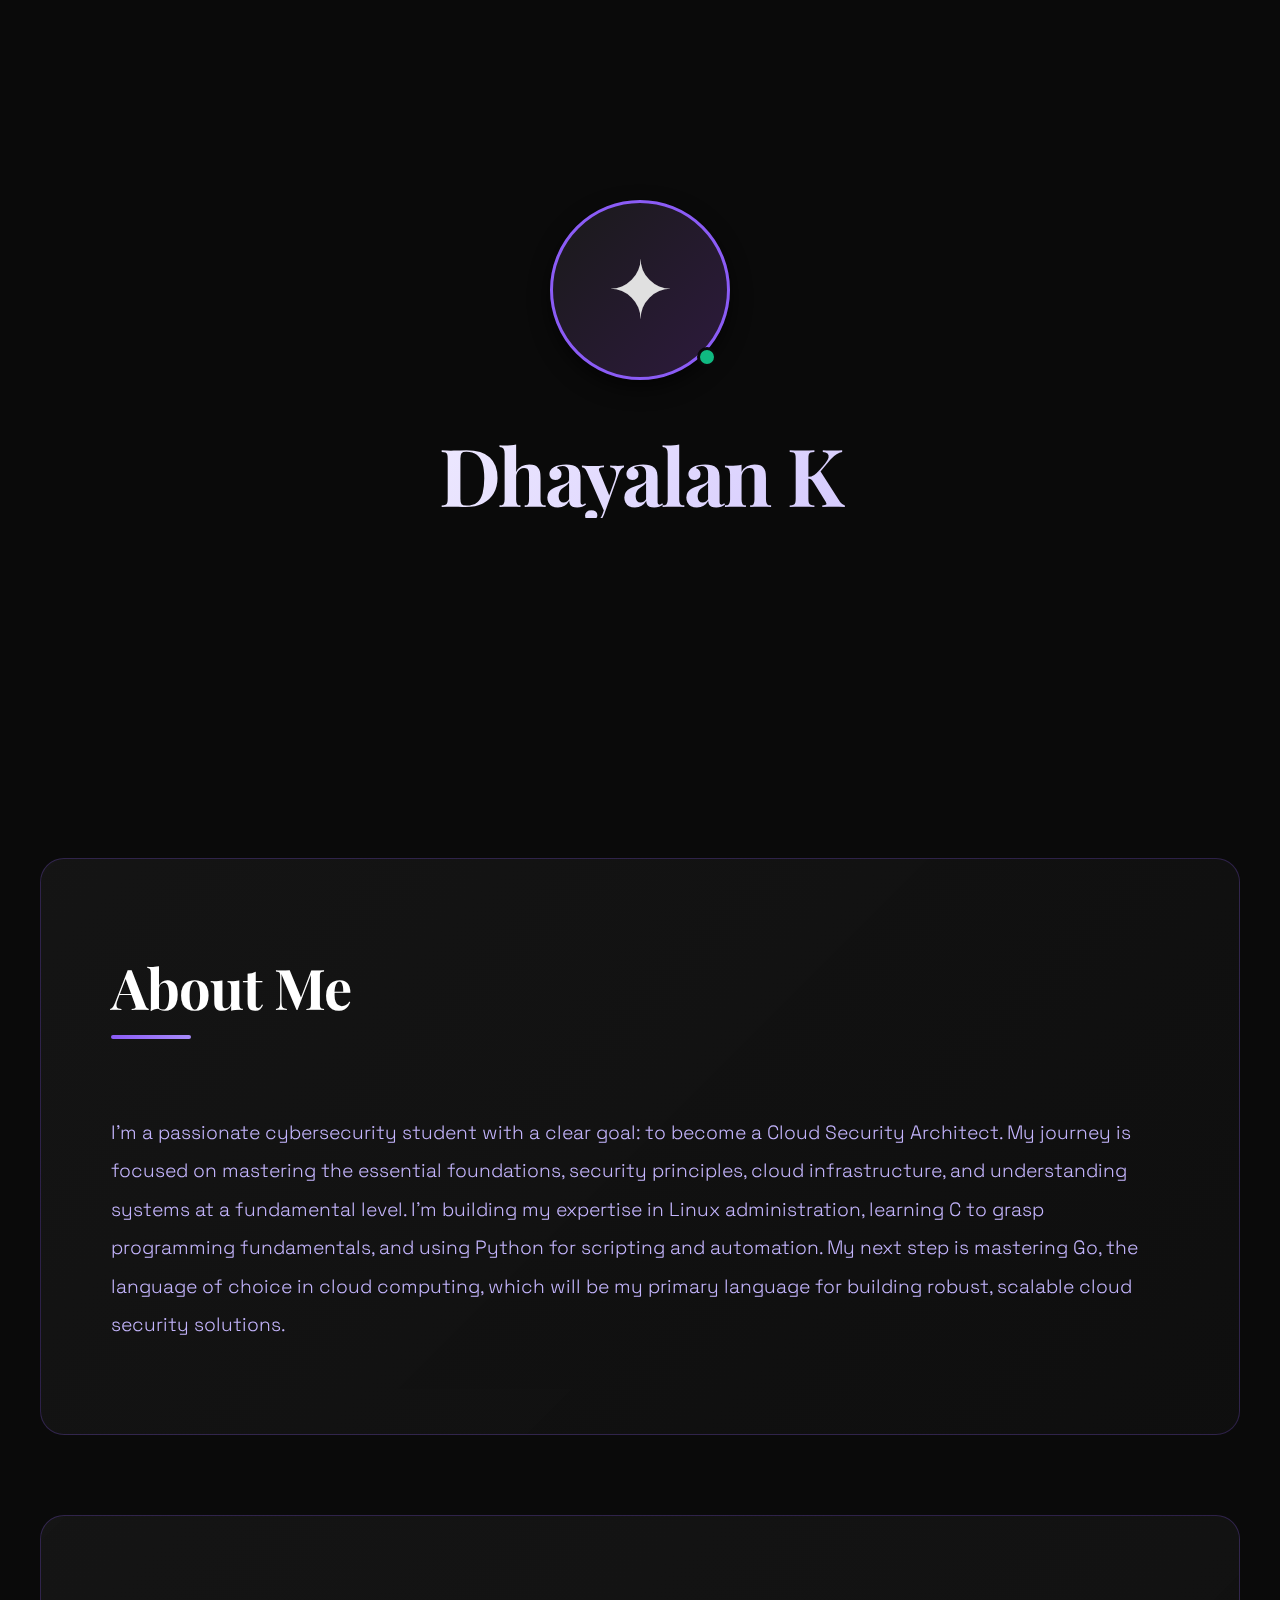
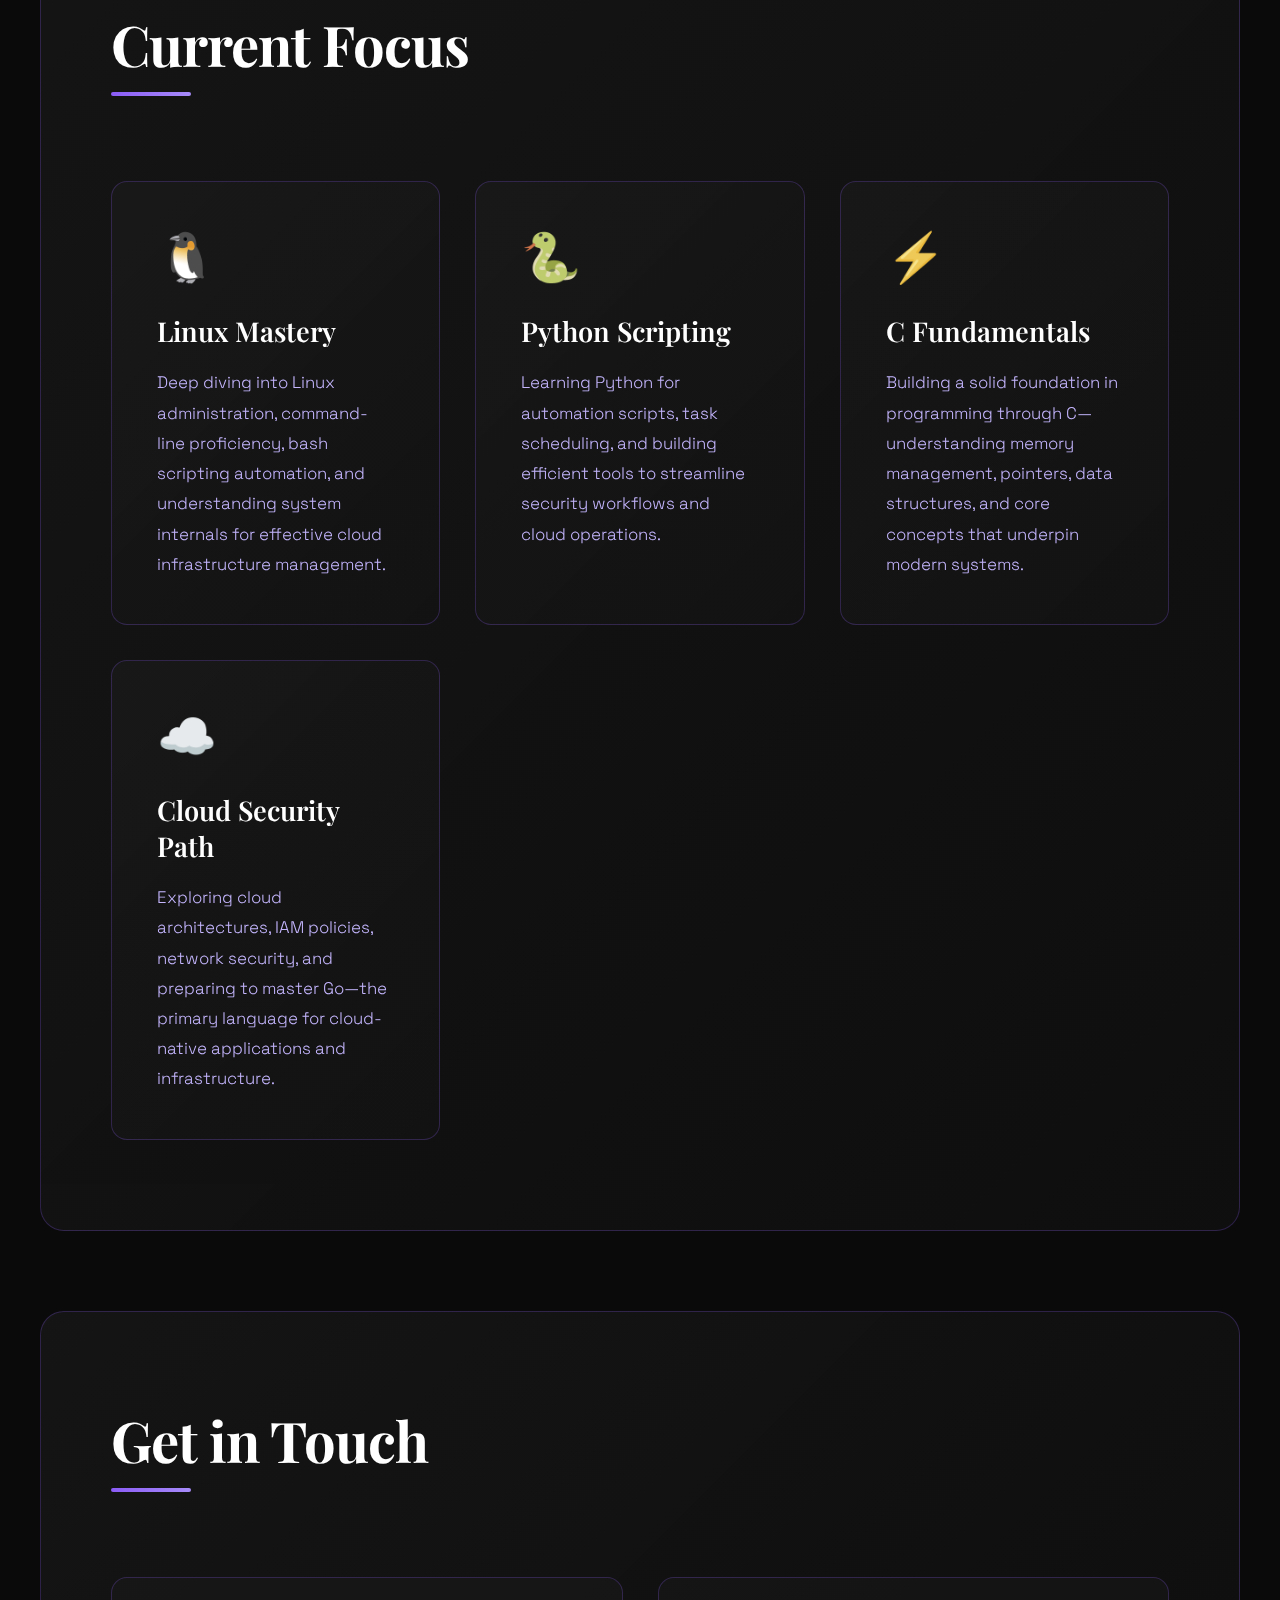
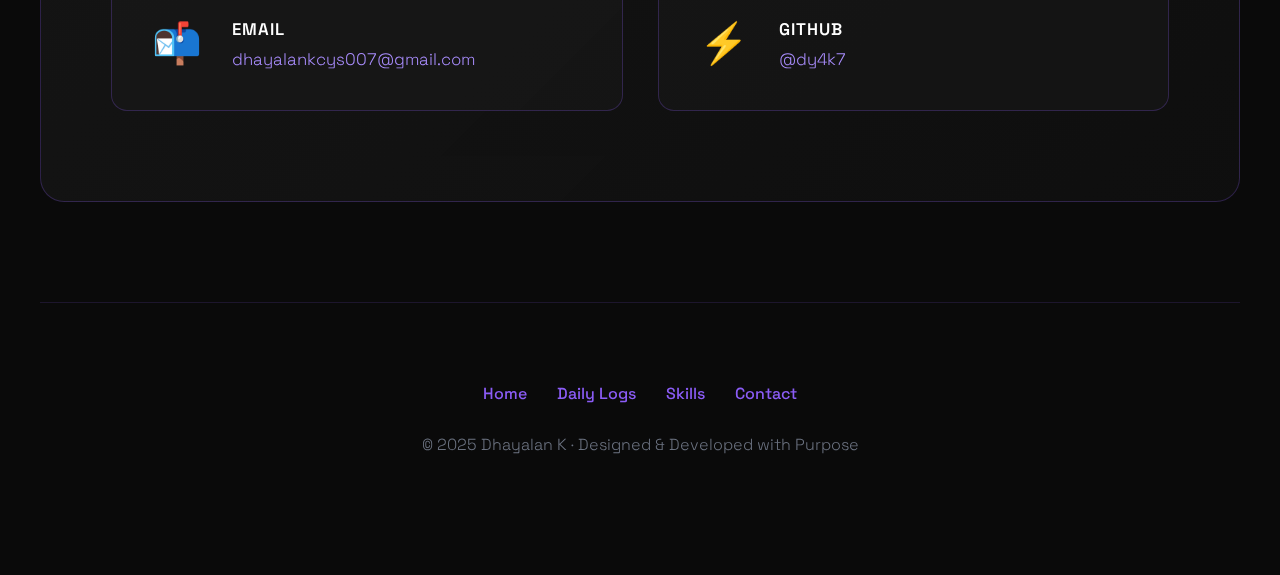
<file: blog-v0.3.7/index.html>
<!DOCTYPE html>
<html lang="en">
<head>
    <meta charset="UTF-8">
    <meta name="viewport" content="width=device-width, initial-scale=1.0">
    <title>Dhayalan K - Cloud Security Architect</title>
    <link rel="stylesheet" href="style.css">
    <style>
        /* Home page specific styles */
        header {
            text-align: center;
            padding: 160px 20px 100px;
            animation: fadeInDown 1s ease-out;
            position: relative;
        }

        .profile-section {
            position: relative;
            display: inline-block;
            margin-bottom: 50px;
        }

        .profile-img {
            width: 180px;
            height: 180px;
            border-radius: 50%;
            background: linear-gradient(135deg, #1a1a1a 0%, #2d1a3d 100%);
            margin: 0 auto;
            display: flex;
            align-items: center;
            justify-content: center;
            font-size: 80px;
            border: 3px solid #8b5cf6;
            /* reduce bright glow to a subtle neutral shadow */
            box-shadow: 0 8px 20px rgba(0, 0, 0, 0.6);
            transition: all 0.5s cubic-bezier(0.4, 0, 0.2, 1);
            position: relative;
            animation: pulse 3s ease-in-out infinite;
        }

        @keyframes pulse {
            /* keep a subtle gentle movement but remove the colored glow */
            0%, 100% { transform: translateY(0) scale(1); }
            50% { transform: translateY(-2px) scale(1.01); }
        }

        /* removed colorful profile border to eliminate bright gradient glow */

        .profile-img:hover {
            transform: translateY(-10px) scale(1.05);
            animation: none;
        }

        .status-badge {
            position: absolute;
            bottom: 10px;
            right: 10px;
            background: #10b981;
            width: 20px;
            height: 20px;
            border-radius: 50%;
            border: 3px solid #0a0a0a;
            animation: statusPulse 2s ease-in-out infinite;
        }

        @keyframes statusPulse {
            0%, 100% { box-shadow: 0 0 0 0 rgba(16, 185, 129, 0.7); }
            50% { box-shadow: 0 0 0 10px rgba(16, 185, 129, 0); }
        }

        h1 {
            font-family: 'Playfair Display', serif;
            color: #ffffff;
            font-size: 5em;
            margin-bottom: 20px;
            font-weight: 700;
            letter-spacing: -2px;
            line-height: 1.1;
            background: linear-gradient(135deg, #fff, #c4b5fd);
            -webkit-background-clip: text;
            -webkit-text-fill-color: transparent;
            background-clip: text;
        }

        .tagline {
            font-size: 1.4em;
            margin-bottom: 50px;
            color: #a78bfa;
            font-weight: 300;
            letter-spacing: 1px;
            opacity: 0;
            animation: fadeIn 1s ease-out 0.5s forwards;
        }

        @keyframes fadeIn {
            to { opacity: 1; }
        }

        .cta-buttons {
            display: flex;
            gap: 20px;
            justify-content: center;
            flex-wrap: wrap;
            opacity: 0;
            animation: fadeIn 1s ease-out 0.8s forwards;
        }

        /* scroll indicator removed to simplify UI */

        /* scroll indicator styles removed */

        .skills-grid {
            display: grid;
            grid-template-columns: repeat(auto-fit, minmax(300px, 1fr));
            gap: 35px;
            margin-top: 60px;
        }

        .skill-card {
            padding: 45px;
            background: linear-gradient(135deg, rgba(30, 30, 30, 0.5) 0%, rgba(20, 20, 20, 0.7) 100%);
            border: 1px solid rgba(139, 92, 246, 0.25);
            border-radius: 16px;
            transition: all 0.4s cubic-bezier(0.4, 0, 0.2, 1);
            cursor: pointer;
            position: relative;
            overflow: hidden;
        }

        .skill-card::before {
            content: '';
            position: absolute;
            top: 0;
            left: 0;
            width: 100%;
            height: 100%;
            background: linear-gradient(135deg, rgba(139, 92, 246, 0.08), transparent);
            opacity: 0;
            transition: opacity 0.4s ease;
            z-index: 0;
        }

        .skill-card::after {
            content: '';
            position: absolute;
            top: -2px;
            left: -2px;
            right: -2px;
            bottom: -2px;
            background: linear-gradient(135deg, #8b5cf6, #a78bfa);
            border-radius: 16px;
            opacity: 0;
            z-index: -1;
            transition: opacity 0.4s ease;
        }

        .skill-card:hover {
            transform: translateY(-12px);
            /* make hover shadow neutral and subtle */
            box-shadow: 0 12px 28px rgba(0, 0, 0, 0.25);
        }

        .skill-card:hover::before {
            opacity: 1;
        }

        .skill-card:hover::after {
            opacity: 1;
        }

        .skill-card > * {
            position: relative;
            z-index: 1;
        }

        .skill-icon {
            font-size: 3em;
            margin-bottom: 25px;
            display: block;
            filter: grayscale(0.3);
            transition: all 0.4s ease;
        }

        .skill-card:hover .skill-icon {
            filter: grayscale(0);
            transform: scale(1.1) rotate(5deg);
        }

        .skill-card h3 {
            font-family: 'Playfair Display', serif;
            color: #ffffff;
            margin-bottom: 18px;
            font-size: 1.7em;
            font-weight: 600;
        }

        .skill-card p {
            color: #c4b5fd;
            line-height: 1.8;
            font-size: 1.05em;
            margin-top: 0;
            font-weight: 300;
        }

        .contact-info {
            display: grid;
            grid-template-columns: repeat(auto-fit, minmax(320px, 1fr));
            gap: 35px;
            margin-top: 60px;
        }

        .contact-item {
            display: flex;
            align-items: center;
            gap: 30px;
            padding: 40px;
            background: rgba(26, 26, 26, 0.5);
            border: 1px solid rgba(139, 92, 246, 0.25);
            border-radius: 16px;
            transition: all 0.4s ease;
            position: relative;
            overflow: hidden;
            text-decoration: none;
            color: inherit;
        }

        .contact-item::before {
            content: '';
            position: absolute;
            left: 0;
            top: 0;
            width: 4px;
            height: 0;
            background: linear-gradient(180deg, #8b5cf6, #a78bfa);
            transition: height 0.4s ease;
        }

        .contact-item:hover {
            background: rgba(30, 30, 30, 0.7);
            border-color: #8b5cf6;
            transform: translateX(10px);
            /* toned-down neutral shadow */
            box-shadow: 0 10px 28px rgba(0, 0, 0, 0.18);
        }

        .contact-item:hover::before {
            height: 100%;
        }

        .contact-icon {
            font-size: 2.5em;
            transition: transform 0.4s ease;
        }

        .contact-item:hover .contact-icon {
            transform: scale(1.15) rotate(5deg);
        }

        .contact-item strong {
            font-family: 'Space Grotesk', sans-serif;
            color: #ffffff;
            display: block;
            margin-bottom: 8px;
            font-weight: 600;
            font-size: 1em;
            letter-spacing: 1px;
        }

        .contact-item div {
            color: #a78bfa;
            font-weight: 300;
            font-size: 1.05em;
        }

        /* Mobile responsive styles */
        @media (max-width: 768px) {
            header {
                padding: 120px 20px 60px;
            }

            h1 {
                font-size: 3em;
                letter-spacing: -1px;
            }

            .tagline {
                font-size: 1.1em;
                margin-bottom: 30px;
                padding: 0 10px;
            }

            .profile-img {
                width: 140px;
                height: 140px;
                font-size: 60px;
            }

            .status-badge {
                width: 16px;
                height: 16px;
                bottom: 8px;
                right: 8px;
            }

            .cta-buttons {
                flex-direction: column;
                gap: 15px;
                padding: 0 20px;
                width: 100%;
            }

            .cta-buttons .btn {
                width: 100%;
                max-width: 300px;
                margin: 0 auto;
            }

            /* scroll indicator removed */

            .skills-grid {
                grid-template-columns: 1fr;
                gap: 25px;
                margin-top: 40px;
            }

            .skill-card {
                padding: 30px;
            }

            .skill-card h3 {
                font-size: 1.5em;
            }

            .skill-card p {
                font-size: 1em;
                line-height: 1.7;
            }

            .skill-icon {
                font-size: 2.5em;
                margin-bottom: 20px;
            }

            .contact-info {
                grid-template-columns: 1fr;
                gap: 20px;
            }

            .contact-item {
                padding: 25px;
                gap: 20px;
            }

            .contact-icon {
                font-size: 2em;
            }

            .contact-item strong {
                font-size: 0.9em;
            }

            .contact-item div {
                font-size: 0.95em;
                word-break: break-all;
            }

            .container {
                padding: 20px;
            }

            .content-section {
                padding: 40px 25px;
                margin: 40px 0;
            }

            .content-section h2 {
                font-size: 2.5em;
            }

            .content-section p {
                font-size: 1.05em;
                line-height: 1.8;
                margin-top: 30px;
            }
        }

        /* Extra small devices */
        @media (max-width: 480px) {
            header {
                padding: 100px 15px 50px;
            }

            h1 {
                font-size: 2.2em;
            }

            .tagline {
                font-size: 1em;
                letter-spacing: 0.5px;
            }

            .profile-img {
                width: 120px;
                height: 120px;
                font-size: 50px;
            }

            .cta-buttons .btn {
                padding: 15px 30px;
                font-size: 0.95em;
            }

            .skill-card {
                padding: 25px;
            }

            .skill-card h3 {
                font-size: 1.3em;
            }

            .skill-card p {
                font-size: 0.95em;
            }

            .skill-icon {
                font-size: 2.2em;
            }

            .contact-item {
                padding: 20px;
                flex-direction: column;
                text-align: center;
                gap: 15px;
            }

            .contact-item:hover {
                transform: translateX(0);
                transform: translateY(-5px);
            }

            .content-section {
                padding: 30px 20px;
            }

            .content-section h2 {
                font-size: 2em;
            }

            .content-section p {
                font-size: 1em;
            }

            .nav-links {
                gap: 8px;
            }

            .nav-links a {
                font-size: 0.75em;
            }

            .logo {
                font-size: 1.2em;
            }
        }
    </style>
</head>
<body>
    <div class="noise"></div>
    <div class="floating-shapes">
        <div class="shape"></div>
        <div class="shape"></div>
        <div class="shape"></div>
    </div>

    <nav>
        <div class="nav-content">
            <div class="logo">DK</div>
            <ul class="nav-links">
                <li><a href="#about">About</a></li>
                <li><a href="daily-logs.html">Daily Logs</a></li>
                <li><a href="#focus">Skills</a></li>
                <li><a href="#contact">Contact</a></li>
            </ul>
        </div>
    </nav>

    <div class="container">
        <header>
            <div class="profile-section">
                <div class="profile-img">
                    ✦
                    <div class="status-badge"></div>
                </div>
            </div>
            <h1>Dhayalan K</h1>
            <p class="tagline">Learning to secure the future, one cloud at a time.</p>
            <div class="cta-buttons">
                <button class="btn btn-primary" onclick="scrollToSection('about')">Explore My Journey</button>
                <a href="daily-logs.html" class="btn btn-secondary">View Daily Logs</a>
            </div>
            <!-- scroll indicator removed -->
        </header>

        <div class="content-section" id="about">
            <h2>About Me</h2>
            <p>
                I'm a passionate cybersecurity student with a clear goal: to become a Cloud Security Architect. 
                My journey is focused on mastering the essential foundations, security principles, cloud infrastructure, 
                and understanding systems at a fundamental level. I'm building my expertise in Linux administration, 
                learning C to grasp programming fundamentals, and using Python for scripting and automation. My next 
                step is mastering Go, the language of choice in cloud computing, which will be my primary language 
                for building robust, scalable cloud security solutions.
            </p>
        </div>

        <div class="content-section" id="focus">
            <h2>Current Focus</h2>
            <div class="skills-grid">
                <div class="skill-card">
                    <div class="skill-icon">🐧</div>
                    <h3>Linux Mastery</h3>
                    <p>Deep diving into Linux administration, command-line proficiency, bash scripting automation, and understanding system internals for effective cloud infrastructure management.</p>
                </div>
                <div class="skill-card">
                    <div class="skill-icon">🐍</div>
                    <h3>Python Scripting</h3>
                    <p>Learning Python for automation scripts, task scheduling, and building efficient tools to streamline security workflows and cloud operations.</p>
                </div>
                <div class="skill-card">
                    <div class="skill-icon">⚡️</div>
                    <h3>C Fundamentals</h3>
                    <p>Building a solid foundation in programming through C—understanding memory management, pointers, data structures, and core concepts that underpin modern systems.</p>
                </div>
                <div class="skill-card">
                    <div class="skill-icon">☁️</div>
                    <h3>Cloud Security Path</h3>
                    <p>Exploring cloud architectures, IAM policies, network security, and preparing to master Go—the primary language for cloud-native applications and infrastructure.</p>
                </div>
            </div>
        </div>

        <div class="content-section" id="contact">
            <h2>Get in Touch</h2>
            <div class="contact-info">
                <a href="mailto:dhayalankcys007@gmail.com" class="contact-item">
                    <span class="contact-icon">📬</span>
                    <div>
                        <strong>EMAIL</strong>
                        dhayalankcys007@gmail.com
                    </div>
                </a>
                <a href="https://github.com/dy4k7" target="_blank" rel="noopener noreferrer" class="contact-item">
                    <span class="contact-icon">⚡️</span>
                    <div>
                        <strong>GITHUB</strong>
                        @dy4k7
                    </div>
                </a>
            </div>
        </div>

        <footer>
            <div class="footer-links">
                <a href="index.html">Home</a>
                <a href="daily-logs.html">Daily Logs</a>
                <a href="#focus">Skills</a>
                <a href="#contact">Contact</a>
            </div>
            <p>© 2025 Dhayalan K · Designed & Developed with Purpose</p>
        </footer>
    </div>

    <script>
        function scrollToSection(id) {
            const element = document.getElementById(id);
            if (element) {
                const offset = 80;
                const elementPosition = element.getBoundingClientRect().top;
                const offsetPosition = elementPosition + window.pageYOffset - offset;
                
                window.scrollTo({
                    top: offsetPosition,
                    behavior: 'smooth'
                });
            }
        }

        document.querySelectorAll('.skill-card').forEach(card => {
            card.addEventListener('click', function() {
                this.style.transform = 'translateY(-12px) scale(1.02)';
                setTimeout(() => {
                    this.style.transform = '';
                }, 300);
            });
        });

        let lastScroll = 0;
        const nav = document.querySelector('nav');

        window.addEventListener('scroll', () => {
            const currentScroll = window.pageYOffset;
            
            if (currentScroll > 100) {
                if (currentScroll > lastScroll) {
                    nav.style.transform = 'translateY(-100%)';
                } else {
                    nav.style.transform = 'translateY(0)';
                }
            }
            
            lastScroll = currentScroll;
        });

        document.querySelectorAll('a[href^="#"]').forEach(anchor => {
            anchor.addEventListener('click', function (e) {
                e.preventDefault();
                const target = this.getAttribute('href').substring(1);
                scrollToSection(target);
            });
        });
    </script>
</body>
</html>
</file>
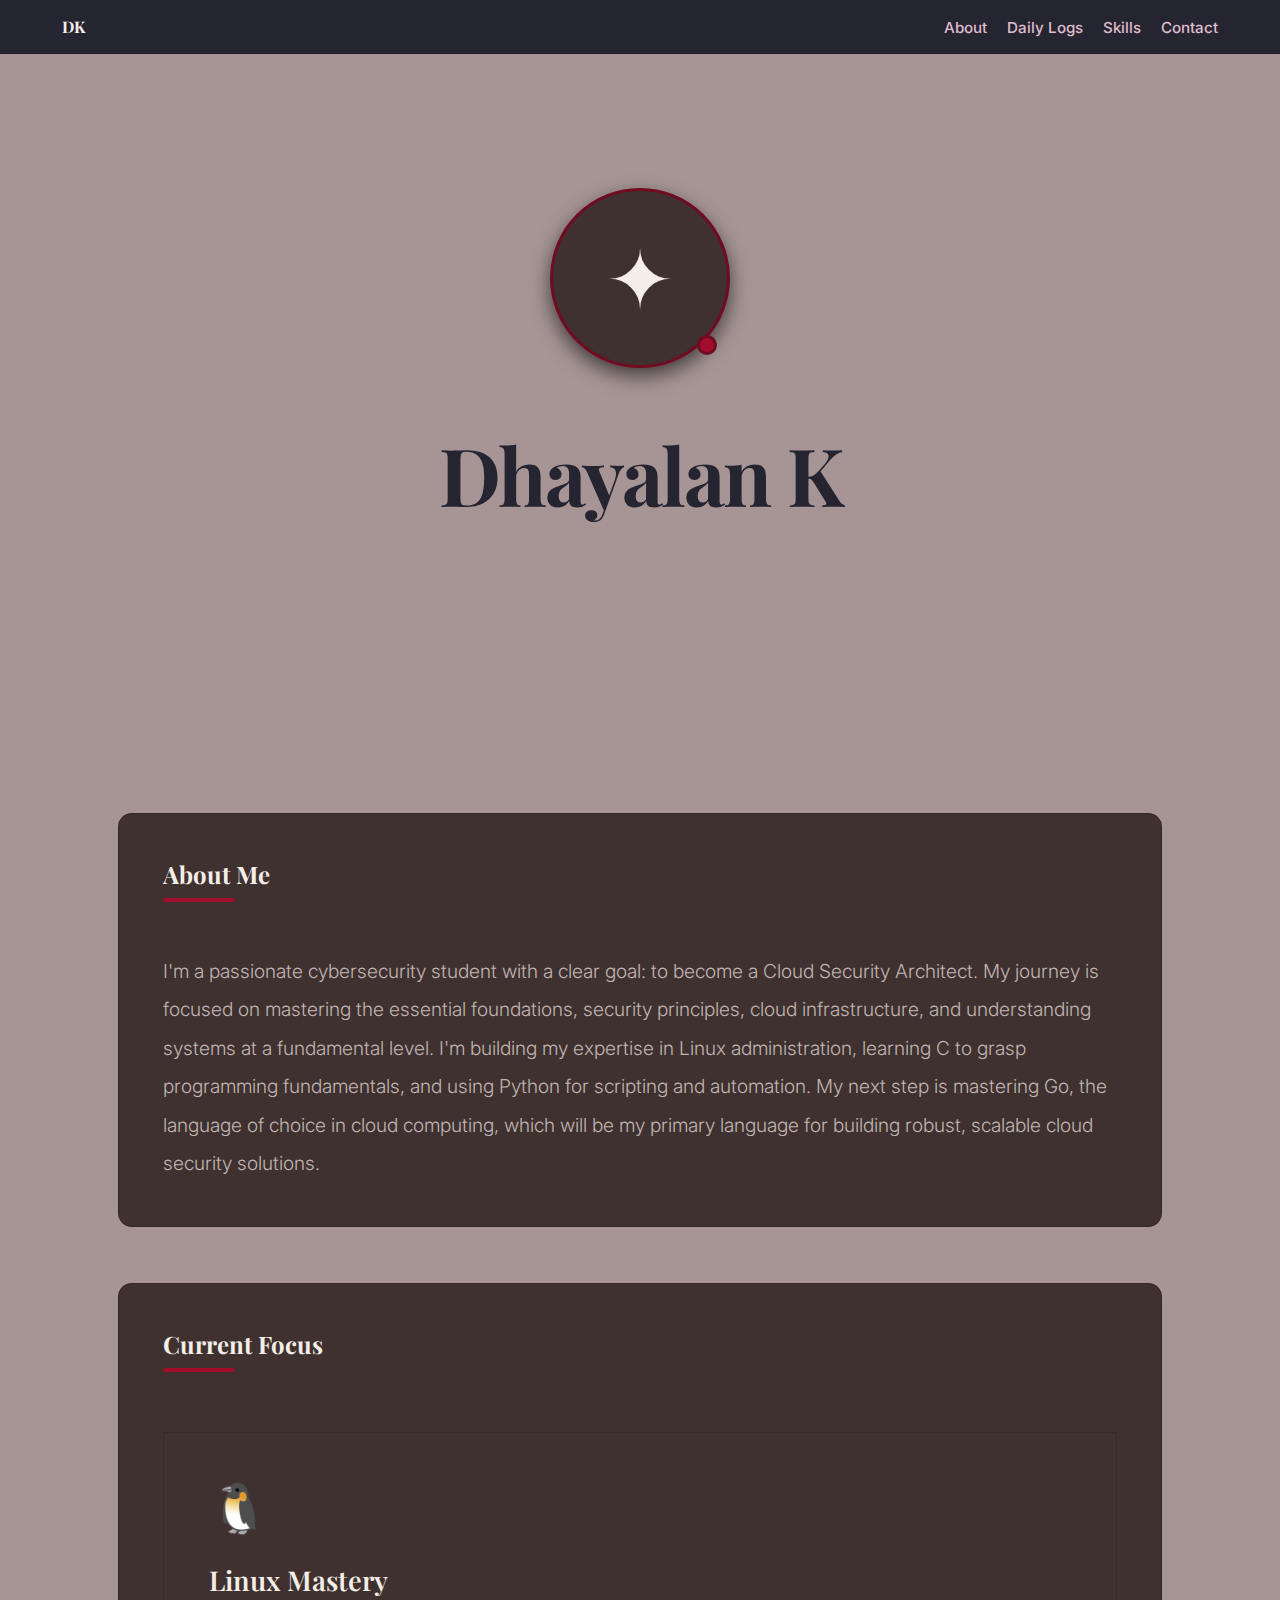
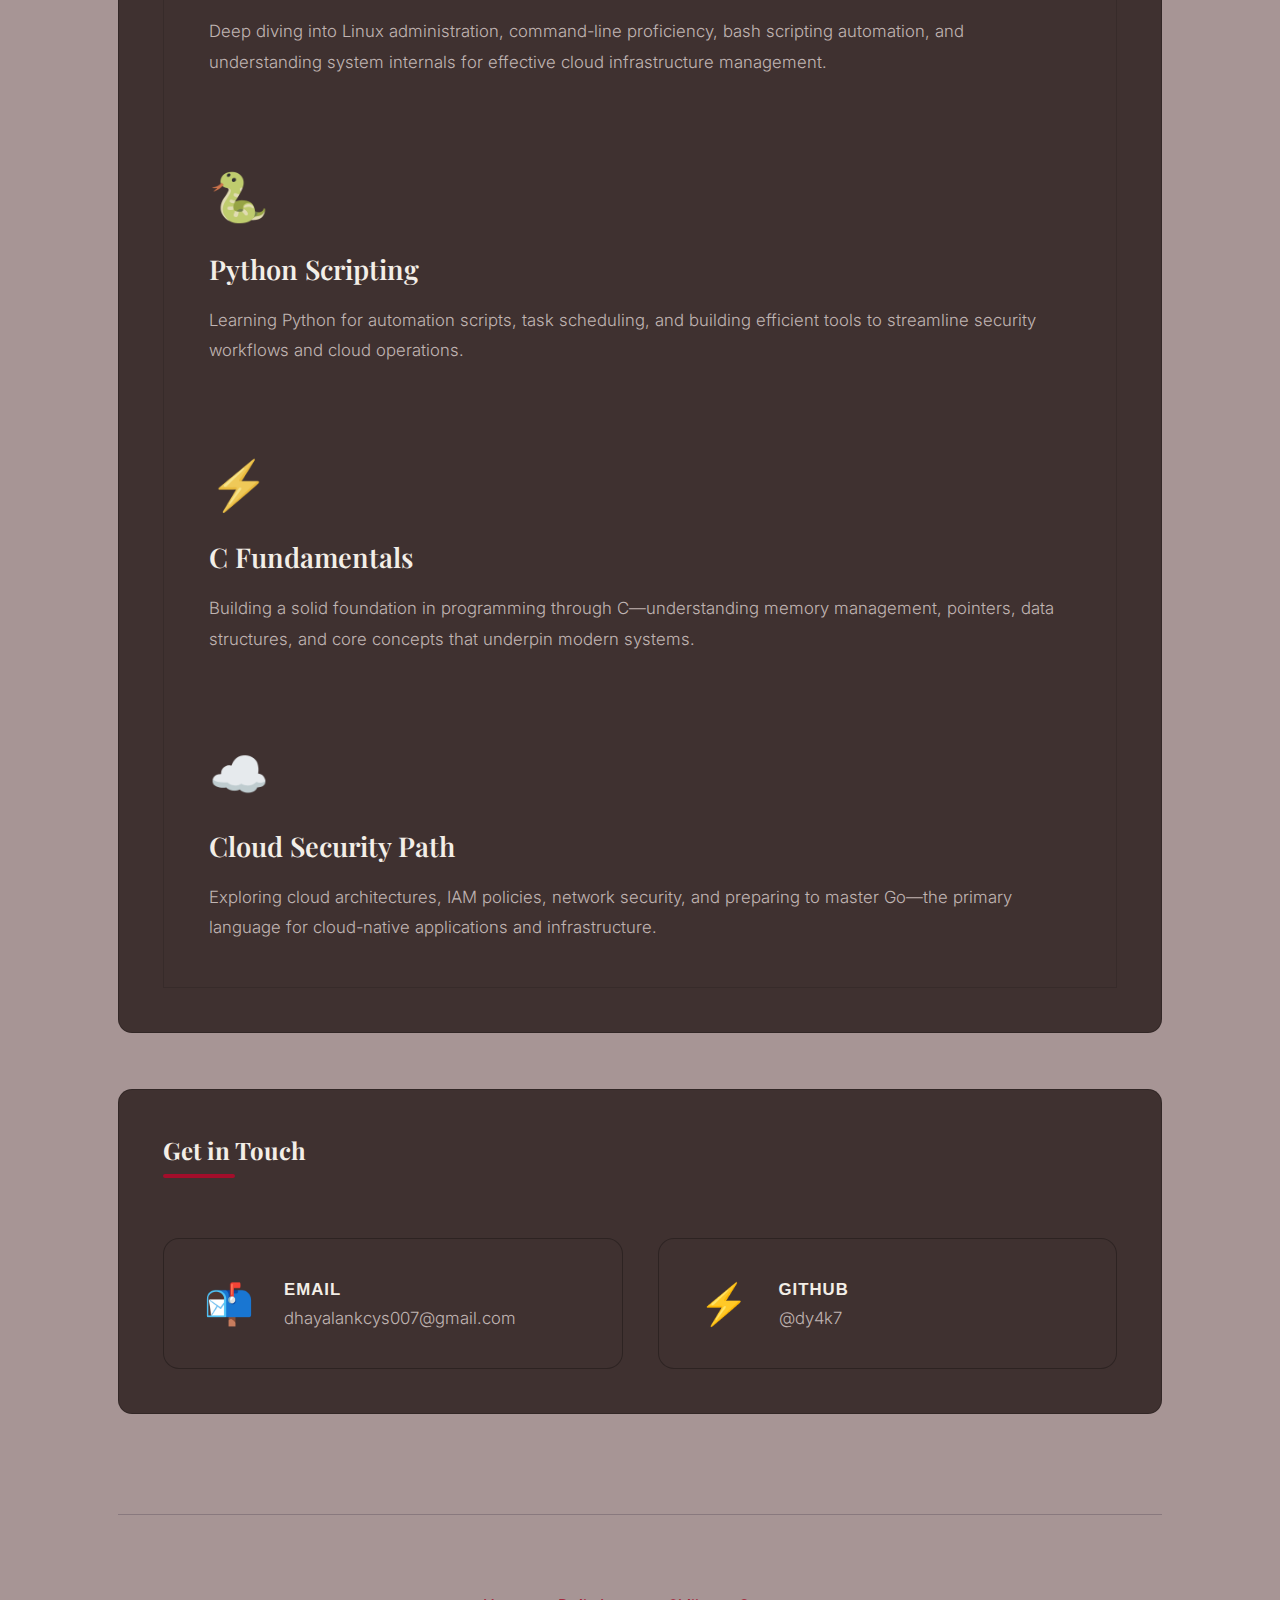
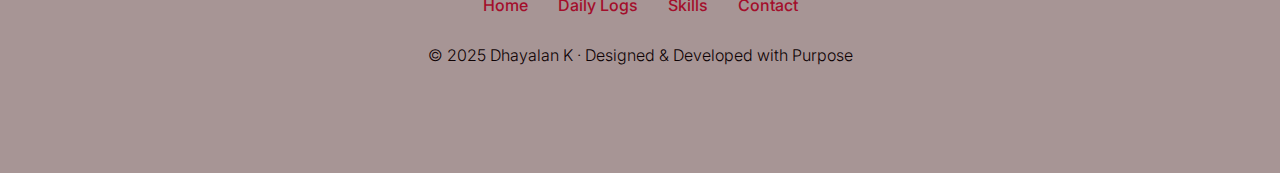
<file: blog-v0.4.1/index.html>
<!DOCTYPE html>
<html lang="en">
<head>
    <meta charset="UTF-8">
    <meta name="viewport" content="width=device-width, initial-scale=1.0">
    <title>Dhayalan K - Cloud Security Architect</title>
    <link rel="stylesheet" href="style.css">
    <style>
        /* Home page specific styles */
        header {
            text-align: center;
            padding: 160px 20px 100px;
            animation: fadeInDown 1s ease-out;
            position: relative;
        }

        .profile-section {
            position: relative;
            display: inline-block;
            margin-bottom: 50px;
        }

        .profile-img {
            width: 180px;
            height: 180px;
            border-radius: 50%;
            background: var(--surface);
            margin: 0 auto;
            display: flex;
            align-items: center;
            justify-content: center;
            font-size: 80px;
            border: 3px solid var(--accent-border);
            /* reduce bright glow to a subtle neutral shadow */
            box-shadow: 0 8px 20px rgba(0, 0, 0, 0.6);
            transition: all 0.5s cubic-bezier(0.4, 0, 0.2, 1);
            position: relative;
            animation: pulse 3s ease-in-out infinite;
        }

        @keyframes pulse {
            /* keep a subtle gentle movement but remove the colored glow */
            0%, 100% { transform: translateY(0) scale(1); }
            50% { transform: translateY(-2px) scale(1.01); }
        }

        /* removed colorful profile border to eliminate bright gradient glow */

        .profile-img:hover {
            transform: translateY(-10px) scale(1.05);
            animation: none;
        }

        .status-badge {
            position: absolute;
            bottom: 10px;
            right: 10px;
            width: 20px;
            height: 20px;
            border-radius: 50%;
            background: var(--accent);
            border: 3px solid var(--accent-border);
            /* subtle movement instead of glowing ring */
            animation: statusPulse 2.6s ease-in-out infinite;
        }

        @keyframes statusPulse {
            0%, 100% { transform: scale(1); opacity: 1; }
            50% { transform: scale(1.05); opacity: 0.95; }
        }

        h1 {
                animation: pulse 3s ease-in-out infinite;
            color: var(--charade);
            font-size: 5em;
            margin-bottom: 20px;
            font-weight: 700;
            letter-spacing: -2px;
            line-height: 1.1;
            /* use Charade for headers (serious, grounded tone) */
        }

        .tagline {
            font-size: 1.4em;
            margin-bottom: 50px;
            color: var(--text-on-light); /* Vampire Black on dusty gray for strong visibility */
            font-weight: 500; /* slightly stronger */
            letter-spacing: 1px;
            opacity: 0;
            animation: fadeIn 1s ease-out 0.5s forwards;
        }

        @keyframes fadeIn {
            from { opacity: 0; transform: translateY(8px); }
            to { opacity: 1; transform: translateY(0); }
        }

        .cta-buttons {
            display: flex;
            gap: 20px;
            justify-content: center;
            flex-wrap: wrap;
            opacity: 0;
            animation: fadeIn 1s ease-out 0.8s forwards;
        }

        /* scroll indicator removed to simplify UI */

        /* scroll indicator styles removed */

        .skills-grid {
            display: grid;
            background: var(--surface);
            border: 1px solid rgba(0,0,0,0.12);
            margin-top: 60px;
        }

        .skill-card {
            padding: 45px;
            /* simplified — global stylesheet handles visual appearance */
            border-radius: 14px;
            position: relative;
            overflow: hidden;
        }

        .skill-card:hover {
            transform: translateY(-10px);
            box-shadow: 0 10px 22px rgba(0,0,0,0.22);
        }

        .skill-card > * {
            position: relative;
            z-index: 1;
        }

        .skill-icon {
            font-size: 3em;
            margin-bottom: 25px;
            display: block;
            filter: grayscale(0.3);
            transition: all 0.4s ease;
        }

        .skill-card:hover .skill-icon {
            filter: grayscale(0);
            transform: scale(1.1) rotate(5deg);
        }

        .skill-card h3 {
            font-family: 'Playfair Display', serif;
            color: var(--text-primary);
            margin-bottom: 18px;
            font-size: 1.7em;
            font-weight: 600;
        }

        .skill-card p {
            color: var(--text-secondary);
            line-height: 1.8;
            font-size: 1.05em;
            margin-top: 0;
            font-weight: 300;
        }

        .contact-info {
            display: grid;
            grid-template-columns: repeat(auto-fit, minmax(320px, 1fr));
            gap: 35px;
            margin-top: 60px;
        }

        .contact-item {
            display: flex;
            align-items: center;
            gap: 30px;
            padding: 40px;
            background: var(--surface);
            border: 1px solid rgba(0,0,0,0.28);
            border-radius: 16px;
            transition: all 0.4s ease;
            position: relative;
            overflow: hidden;
            text-decoration: none;
            color: inherit;
        }

        .contact-item::before {
            content: '';
            position: absolute;
            left: 0;
            top: 0;
            width: 4px;
            height: 0;
            background: var(--accent);
            transition: height 0.4s ease;
        }

        .contact-item:hover {
            background: var(--surface-elev);
            border-color: var(--accent);
            transform: translateX(10px);
            /* toned-down neutral shadow */
            box-shadow: 0 10px 28px rgba(0, 0, 0, 0.18);
        }

        .contact-item:hover::before {
            height: 100%;
        }

        .contact-icon {
            font-size: 2.5em;
            transition: transform 0.4s ease;
        }

        .contact-item:hover .contact-icon {
            transform: scale(1.15) rotate(5deg);
        }

        .contact-item strong {
            font-family: 'Space Grotesk', sans-serif;
            color: var(--text-primary);
            display: block;
            margin-bottom: 8px;
            font-weight: 600;
            font-size: 1em;
            letter-spacing: 1px;
        }

        .contact-item div {
            color: var(--text-secondary);
            font-weight: 300;
            font-size: 1.05em;
        }

        /* Mobile responsive styles */
        @media (max-width: 768px) {
            header {
                padding: 120px 20px 60px;
            }

            h1 {
                font-size: 3em;
                letter-spacing: -1px;
            }

            .tagline {
                font-size: 1.1em;
                margin-bottom: 30px;
                padding: 0 10px;
            }

            .profile-img {
                width: 140px;
                height: 140px;
                font-size: 60px;
            }

            .status-badge {
                width: 16px;
                height: 16px;
                bottom: 8px;
                right: 8px;
            }

            .cta-buttons {
                flex-direction: column;
                gap: 15px;
                padding: 0 20px;
                width: 100%;
            }

            .cta-buttons .btn {
                width: 100%;
                max-width: 300px;
                margin: 0 auto;
            }

            /* scroll indicator removed */

            .skills-grid {
                grid-template-columns: 1fr;
                gap: 25px;
                margin-top: 40px;
            }

            .skill-card {
                padding: 30px;
            }

            .skill-card h3 {
                font-size: 1.5em;
            }

            .skill-card p {
                font-size: 1em;
                line-height: 1.7;
            }

            .skill-icon {
                font-size: 2.5em;
                margin-bottom: 20px;
            }

            .contact-info {
                grid-template-columns: 1fr;
                gap: 20px;
            }

            .contact-item {
                padding: 25px;
                gap: 20px;
            }

            .contact-icon {
                font-size: 2em;
            }

            .contact-item strong {
                font-size: 0.9em;
            }

            .contact-item div {
                font-size: 0.95em;
                word-break: break-all;
            }

            .container {
                padding: 20px;
            }

            .content-section {
                padding: 40px 25px;
                margin: 40px 0;
            }

            .content-section h2 {
                font-size: 2.5em;
            }

            .content-section p {
                font-size: 1.05em;
                line-height: 1.8;
                margin-top: 30px;
            }
        }

        /* Extra small devices */
        @media (max-width: 480px) {
            header {
                padding: 100px 15px 50px;
            }

            h1 {
                font-size: 2.2em;
            }

            .tagline {
                font-size: 1em;
                letter-spacing: 0.5px;
            }

            .profile-img {
                width: 120px;
                height: 120px;
                font-size: 50px;
            }

            .cta-buttons .btn {
                padding: 15px 30px;
                font-size: 0.95em;
            }

            .skill-card {
                padding: 25px;
            }

            .skill-card h3 {
                font-size: 1.3em;
            }

            .skill-card p {
                font-size: 0.95em;
            }

            .skill-icon {
                font-size: 2.2em;
            }

            .contact-item {
                padding: 20px;
                flex-direction: column;
                text-align: center;
                gap: 15px;
            }

            .contact-item:hover {
                transform: translateX(0);
                transform: translateY(-5px);
            }

            .content-section {
                padding: 30px 20px;
            }

            .content-section h2 {
                font-size: 2em;
            }

            .content-section p {
                font-size: 1em;
            }

            .nav-links {
                gap: 8px;
            }

            .nav-links a {
                font-size: 0.75em;
            }

            .logo {
                font-size: 1.2em;
            }
        }
    </style>
</head>
<body>
            

    <nav>
        <div class="nav-content">
            <div class="logo">DK</div>
            <ul class="nav-links">
                <li><a href="#about">About</a></li>
                <li><a href="daily-logs.html">Daily Logs</a></li>
                <li><a href="#focus">Skills</a></li>
                <li><a href="#contact">Contact</a></li>
            </ul>
        </div>
    </nav>

    <div class="container">
        <header>
            <div class="profile-section">
                <div class="profile-img">
                    ✦
                    <div class="status-badge"></div>
                </div>
            </div>
            <h1>Dhayalan K</h1>
            <p class="tagline">Learning to secure the future, one cloud at a time.</p>
            <div class="cta-buttons">
                <button class="btn btn-primary" onclick="scrollToSection('about')">Explore My Journey</button>
                <a href="daily-logs.html" class="btn btn-secondary">View Daily Logs</a>
            </div>
            <!-- scroll indicator removed -->
        </header>

        <div class="content-section" id="about">
            <h2>About Me</h2>
            <p>
                I'm a passionate cybersecurity student with a clear goal: to become a Cloud Security Architect. 
                My journey is focused on mastering the essential foundations, security principles, cloud infrastructure, 
                and understanding systems at a fundamental level. I'm building my expertise in Linux administration, 
                learning C to grasp programming fundamentals, and using Python for scripting and automation. My next 
                step is mastering Go, the language of choice in cloud computing, which will be my primary language 
                for building robust, scalable cloud security solutions.
            </p>
        </div>

        <div class="content-section" id="focus">
            <h2>Current Focus</h2>
            <div class="skills-grid">
                <div class="skill-card">
                    <div class="skill-icon">🐧</div>
                    <h3>Linux Mastery</h3>
                    <p>Deep diving into Linux administration, command-line proficiency, bash scripting automation, and understanding system internals for effective cloud infrastructure management.</p>
                </div>
                <div class="skill-card">
                    <div class="skill-icon">🐍</div>
                    <h3>Python Scripting</h3>
                    <p>Learning Python for automation scripts, task scheduling, and building efficient tools to streamline security workflows and cloud operations.</p>
                </div>
                <div class="skill-card">
                    <div class="skill-icon">⚡️</div>
                    <h3>C Fundamentals</h3>
                    <p>Building a solid foundation in programming through C—understanding memory management, pointers, data structures, and core concepts that underpin modern systems.</p>
                </div>
                <div class="skill-card">
                    <div class="skill-icon">☁️</div>
                    <h3>Cloud Security Path</h3>
                    <p>Exploring cloud architectures, IAM policies, network security, and preparing to master Go—the primary language for cloud-native applications and infrastructure.</p>
                </div>
            </div>
        </div>

        <div class="content-section" id="contact">
            <h2>Get in Touch</h2>
            <div class="contact-info">
                <a href="mailto:dhayalankcys007@gmail.com" class="contact-item">
                    <span class="contact-icon">📬</span>
                    <div>
                        <strong>EMAIL</strong>
                        dhayalankcys007@gmail.com
                    </div>
                </a>
                <a href="https://github.com/dy4k7" target="_blank" rel="noopener noreferrer" class="contact-item">
                    <span class="contact-icon">⚡️</span>
                    <div>
                        <strong>GITHUB</strong>
                        @dy4k7
                    </div>
                </a>
            </div>
        </div>

        <footer>
            <div class="footer-links">
                <a href="index.html">Home</a>
                <a href="daily-logs.html">Daily Logs</a>
                <a href="#focus">Skills</a>
                <a href="#contact">Contact</a>
            </div>
            <p>© 2025 Dhayalan K · Designed & Developed with Purpose</p>
        </footer>
    </div>

    <script>
        function scrollToSection(id) {
            const element = document.getElementById(id);
            if (element) {
                const offset = 80;
                const elementPosition = element.getBoundingClientRect().top;
                const offsetPosition = elementPosition + window.pageYOffset - offset;
                
                window.scrollTo({
                    top: offsetPosition,
                    behavior: 'smooth'
                });
            }
        }

        document.querySelectorAll('.skill-card').forEach(card => {
            card.addEventListener('click', function() {
                this.style.transform = 'translateY(-12px) scale(1.02)';
                setTimeout(() => {
                    this.style.transform = '';
                }, 300);
            });
        });

        let lastScroll = 0;
        const nav = document.querySelector('nav');

        window.addEventListener('scroll', () => {
            const currentScroll = window.pageYOffset;
            
            if (currentScroll > 100) {
                if (currentScroll > lastScroll) {
                    nav.style.transform = 'translateY(-100%)';
                } else {
                    nav.style.transform = 'translateY(0)';
                }
            }
            
            lastScroll = currentScroll;
        });

        document.querySelectorAll('a[href^="#"]').forEach(anchor => {
            anchor.addEventListener('click', function (e) {
                e.preventDefault();
                const target = this.getAttribute('href').substring(1);
                scrollToSection(target);
            });
        });
    </script>
</body>
</html>
</file>
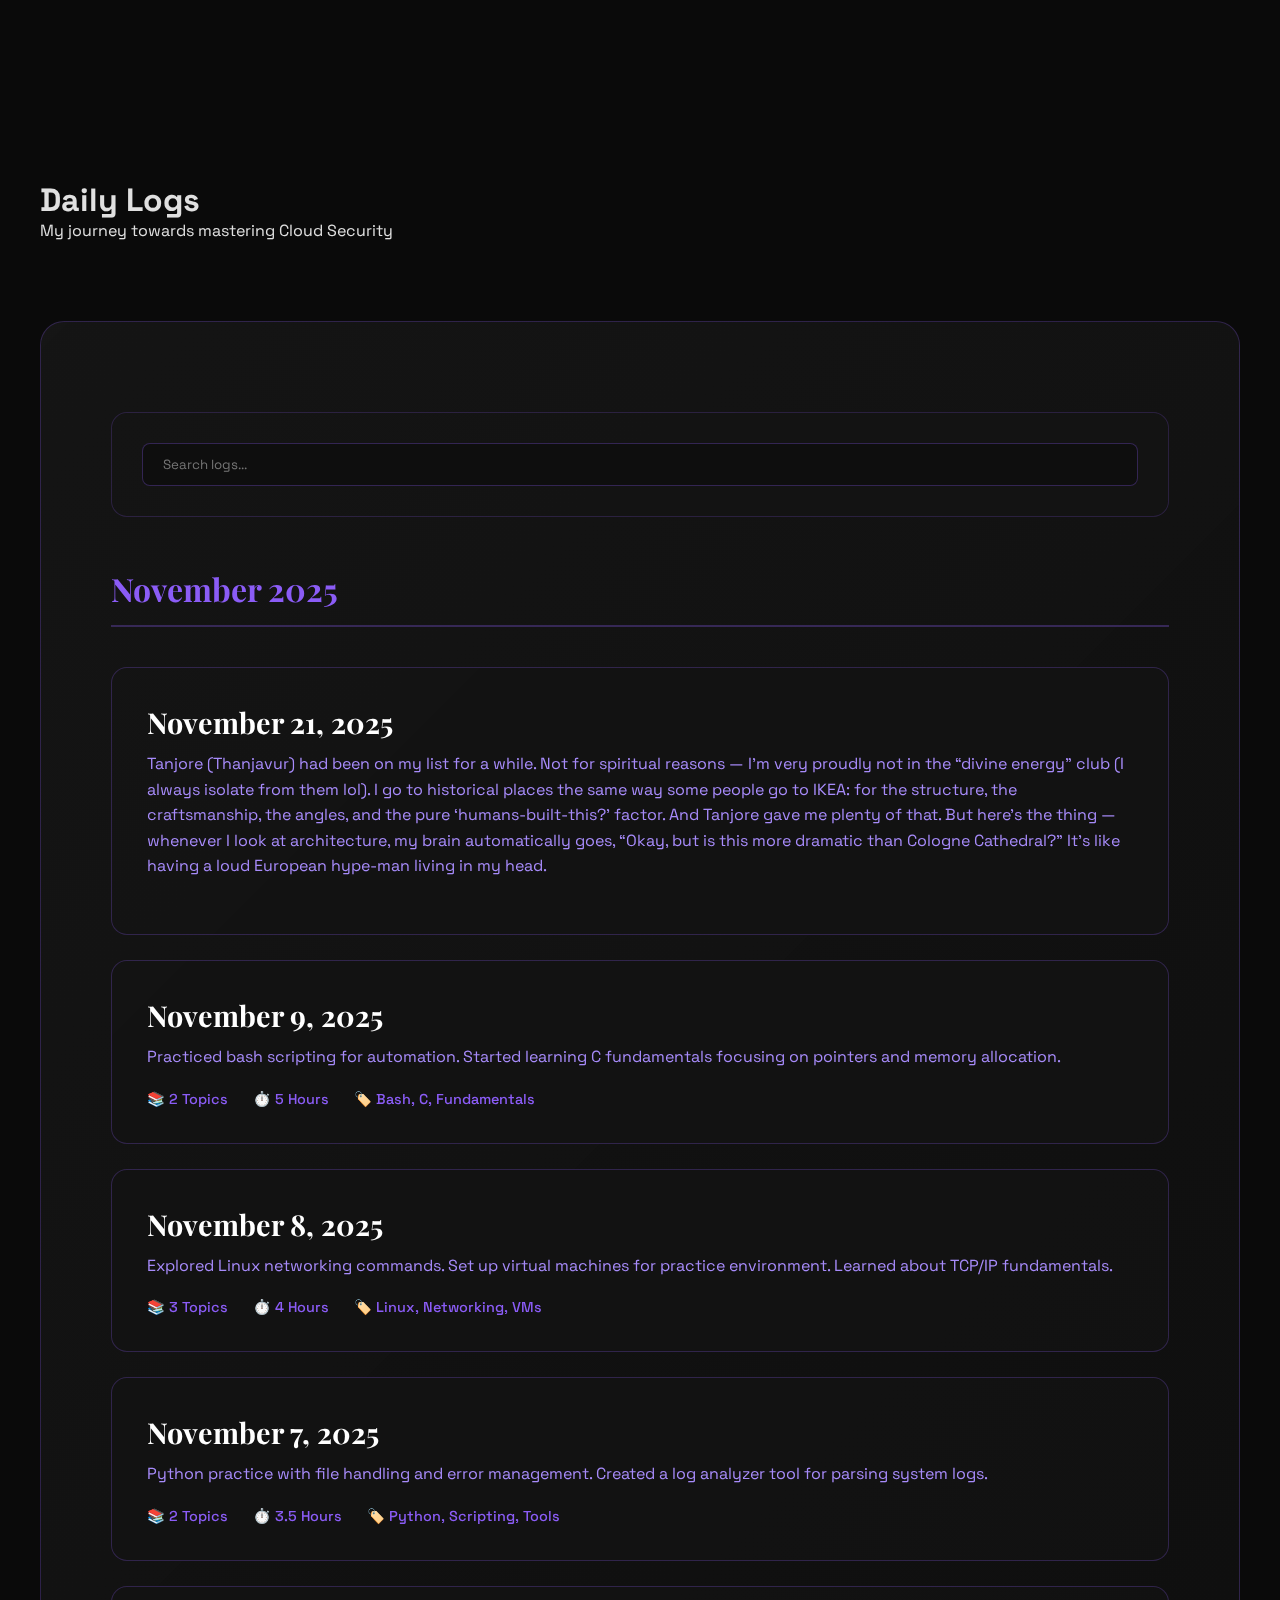
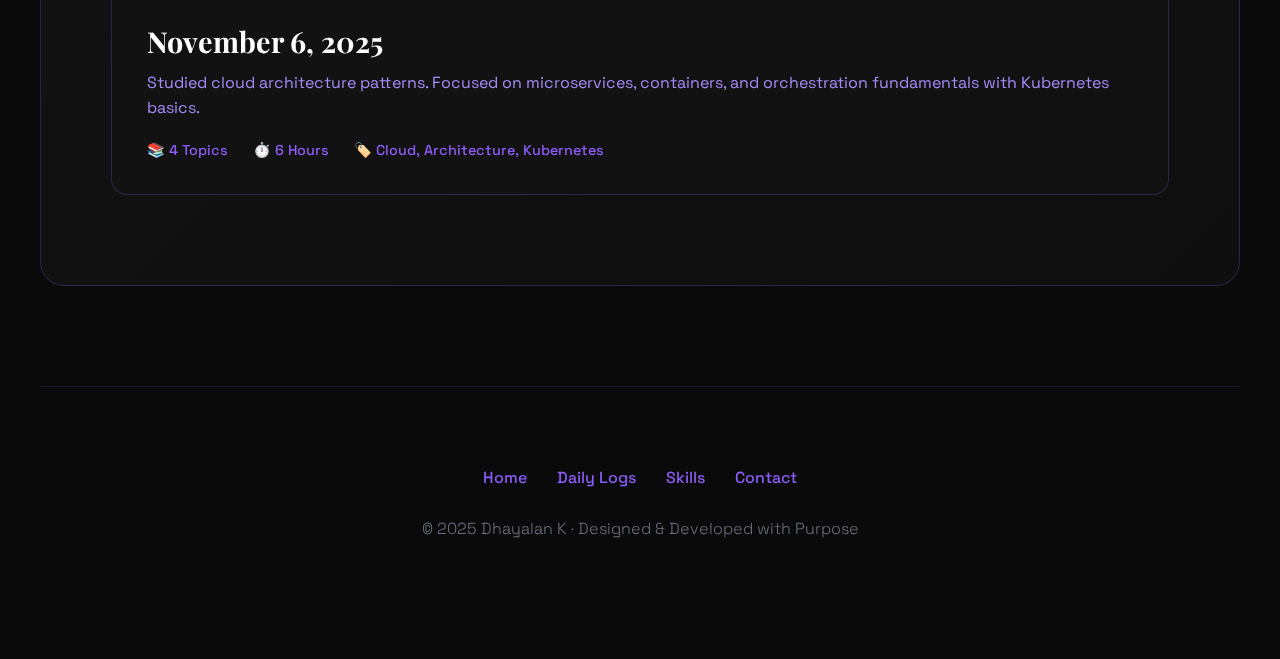
<file: blog-v0.3.7/daily-logs.html>
<!DOCTYPE html>
<html lang="en">
<head>
    <meta charset="UTF-8">
    <meta name="viewport" content="width=device-width, initial-scale=1.0">
    <title>Daily Logs | Dhayalan K</title>
    <link rel="stylesheet" href="style.css">
    <style>
        /* Page-specific styles */
        .page-header {
            margin-top: 100px;
            padding-top: 40px;
        }

        .log-list {
            display: grid;
            gap: 25px;
            margin-top: 40px;
        }

        .log-card {
            background: rgba(20, 20, 20, 0.6);
            border: 1px solid rgba(139, 92, 246, 0.25);
            padding: 35px;
            border-radius: 16px;
            transition: all 0.4s ease;
            text-decoration: none;
            color: inherit;
            display: block;
            position: relative;
            overflow: hidden;
        }

        .log-card::before {
            content: '';
            position: absolute;
            left: 0;
            top: 0;
            width: 4px;
            height: 0;
            background: linear-gradient(180deg, #8b5cf6, #a78bfa);
            transition: height 0.4s ease;
        }

        .log-card:hover {
            background: rgba(25, 25, 25, 0.8);
            border-color: #8b5cf6;
            transform: translateX(15px);
            /* use a neutral, subtle shadow instead of a purple glow */
            box-shadow: 0 10px 28px rgba(0, 0, 0, 0.18);
        }

        .log-card:hover::before {
            height: 100%;
        }

        .log-date {
            font-family: 'Playfair Display', serif;
            color: #ffffff;
            font-size: 1.8em;
            font-weight: 700;
            margin-bottom: 10px;
        }

        .log-summary {
            color: #a78bfa;
            font-size: 1em;
            line-height: 1.6;
            margin-bottom: 20px;
        }

        .log-meta {
            display: flex;
            gap: 25px;
            color: #8b5cf6;
            font-size: 0.9em;
            font-weight: 500;
            flex-wrap: wrap;
        }

        .log-meta span {
            display: flex;
            align-items: center;
            gap: 8px;
        }

        .filter-section {
            display: flex;
            gap: 15px;
            flex-wrap: wrap;
            margin-bottom: 40px;
            padding: 30px;
            background: rgba(20, 20, 20, 0.5);
            border-radius: 16px;
            border: 1px solid rgba(139, 92, 246, 0.2);

            /* ensure this area is above floating overlays on hosted site */
            position: relative;
            z-index: 300;
            pointer-events: auto;
        }

        .filter-section .search-box {
            position: relative;
            z-index: 301;
            pointer-events: auto;
        }

        .filter-btn {
            padding: 10px 25px;
            background: rgba(139, 92, 246, 0.1);
            border: 1px solid rgba(139, 92, 246, 0.3);
            color: #a78bfa;
            border-radius: 20px;
            cursor: pointer;
            transition: all 0.3s ease;
            font-family: 'Space Grotesk', sans-serif;
            font-weight: 500;
        }

        .filter-btn:hover,
        .filter-btn.active {
            background: #8b5cf6;
            color: #ffffff;
            border-color: #8b5cf6;
        }

        .search-box {
            flex: 1;
            min-width: 250px;
            padding: 12px 20px;
            background: rgba(10, 10, 10, 0.5);
            border: 1px solid rgba(139, 92, 246, 0.3);
            border-radius: 8px;
            color: #e0e0e0;
            font-family: 'Space Grotesk', sans-serif;
            transition: all 0.3s ease;
        }

        .search-box:focus {
            outline: none;
            border-color: #8b5cf6;
            /* remove colored focus glow */
            box-shadow: 0 0 6px rgba(0,0,0,0.15);
        }

        .month-divider {
            font-family: 'Playfair Display', serif;
            color: #8b5cf6;
            font-size: 2em;
            font-weight: 700;
            margin: 50px 0 30px 0;
            padding-bottom: 15px;
            border-bottom: 2px solid rgba(139, 92, 246, 0.3);
        }

        .no-results-message {
            text-align: center;
            padding: 60px 20px;
            color: #a78bfa;
            font-size: 1.2em;
            background: rgba(139, 92, 246, 0.05);
            border-radius: 12px;
            border: 1px dashed rgba(139, 92, 246, 0.3);
            margin-top: 30px;
            display: none;
        }

        /* Mobile responsive styles */
        @media (max-width: 768px) {
            .page-header {
                margin-top: 80px;
                padding-top: 20px;
            }

            .page-header h1 {
                font-size: 2.5em;
            }

            .page-header p {
                font-size: 1.1em;
            }

            .filter-section {
                padding: 20px;
                gap: 10px;
            }

            .search-box {
                min-width: 100%;
                width: 100%;
            }

            .filter-btn {
                padding: 8px 18px;
                font-size: 0.9em;
            }

            .log-card {
                padding: 25px;
            }

            .log-card:hover {
                transform: translateX(8px);
            }

            .log-date {
                font-size: 1.5em;
            }

            .log-summary {
                font-size: 0.95em;
            }

            .log-meta {
                gap: 15px;
                font-size: 0.85em;
            }

            .month-divider {
                font-size: 1.6em;
                margin: 30px 0 20px 0;
            }

            .container {
                padding: 20px;
            }

            nav {
                padding: 15px 20px;
            }

            .nav-links {
                gap: 15px;
            }

            .nav-links a {
                font-size: 0.85em;
            }
        }

        /* Extra small devices */
        @media (max-width: 480px) {
            .page-header h1 {
                font-size: 2em;
            }

            .log-date {
                font-size: 1.3em;
            }

            .log-meta {
                flex-direction: column;
                gap: 10px;
            }

            .filter-section {
                padding: 15px;
            }

            .nav-links {
                gap: 10px;
            }

            .nav-links a {
                font-size: 0.8em;
            }
        }
    </style>
</head>
<body>
    <div class="noise"></div>
    <div class="floating-shapes">
        <div class="shape"></div>
        <div class="shape"></div>
        <div class="shape"></div>
    </div>

    <nav>
        <div class="nav-content">
            <a href="index.html" class="logo">DK</a>
            <ul class="nav-links">
                <li><a href="index.html">Home</a></li>
                <li><a href="daily-logs.html" class="active">Daily Logs</a></li>
                <li><a href="index.html#focus">Skills</a></li>
                <li><a href="index.html#contact">Contact</a></li>
            </ul>
        </div>
    </nav>

    <div class="container">
        <div class="page-header">
            <h1>Daily Logs</h1>
            <p>My journey towards mastering Cloud Security</p>
        </div>

        <div class="content-section">
            <div class="filter-section">
                <input type="text" class="search-box" placeholder="Search logs...">
            </div>

            <div class="month-divider">November 2025</div>

            <div class="log-list">
                <a href="trip.html" class="log-card">
                    <div class="log-date">November 21, 2025</div>
                    <div class="log-summary">
                        Tanjore (Thanjavur) had been on my list for a while. Not for spiritual reasons — I’m very proudly not in the “divine energy” club (I always isolate from them lol).
I go to historical places the same way some people go to IKEA: for the structure, the craftsmanship, the angles, and the pure ‘humans-built-this?’ factor.

And Tanjore gave me plenty of that.

But here’s the thing — whenever I look at architecture, my brain automatically goes,
“Okay, but is this more dramatic than Cologne Cathedral?”
It’s like having a loud European hype-man living in my head.
                    </div>
                </a>

                <a href="2025-11-09.html" class="log-card">
                    <div class="log-date">November 9, 2025</div>
                    <div class="log-summary">
                        Practiced bash scripting for automation. Started learning C fundamentals focusing 
                        on pointers and memory allocation.
                    </div>
                    <div class="log-meta">
                        <span>📚 2 Topics</span>
                        <span>⏱️ 5 Hours</span>
                        <span>🏷️ Bash, C, Fundamentals</span>
                    </div>
                </a>

                <a href="2025-11-08.html" class="log-card">
                    <div class="log-date">November 8, 2025</div>
                    <div class="log-summary">
                        Explored Linux networking commands. Set up virtual machines for practice environment. 
                        Learned about TCP/IP fundamentals.
                    </div>
                    <div class="log-meta">
                        <span>📚 3 Topics</span>
                        <span>⏱️ 4 Hours</span>
                        <span>🏷️ Linux, Networking, VMs</span>
                    </div>
                </a>

                <a href="2025-11-07.html" class="log-card">
                    <div class="log-date">November 7, 2025</div>
                    <div class="log-summary">
                        Python practice with file handling and error management. Created a log analyzer tool 
                        for parsing system logs.
                    </div>
                    <div class="log-meta">
                        <span>📚 2 Topics</span>
                        <span>⏱️ 3.5 Hours</span>
                        <span>🏷️ Python, Scripting, Tools</span>
                    </div>
                </a>

                <a href="2025-11-06.html" class="log-card">
                    <div class="log-date">November 6, 2025</div>
                    <div class="log-summary">
                        Studied cloud architecture patterns. Focused on microservices, containers, and 
                        orchestration fundamentals with Kubernetes basics.
                    </div>
                    <div class="log-meta">
                        <span>📚 4 Topics</span>
                        <span>⏱️ 6 Hours</span>
                        <span>🏷️ Cloud, Architecture, Kubernetes</span>
                    </div>
                </a>

                <div class="no-results-message">
                    🔍 No logs found matching your criteria
                </div>
            </div>
        </div>

        <footer>
            <div class="footer-links">
                <a href="index.html">Home</a>
                <a href="daily-logs.html">Daily Logs</a>
                <a href="index.html#focus">Skills</a>
                <a href="index.html#contact">Contact</a>
            </div>
            <p>© 2025 Dhayalan K · Designed & Developed with Purpose</p>
        </footer>
    </div>

    <script>
         const searchBox = document.querySelector('.search-box');
         const logCards = document.querySelectorAll('.log-card');
         const noResultsMsg = document.querySelector('.no-results-message');
         
         let currentSearch = '';
 
         // Search functionality
         searchBox.addEventListener('input', function() {
             currentSearch = this.value.toLowerCase();
             applyFilters();
         });
 
         // Apply both search and filter
         function applyFilters() {
             let visibleCount = 0;
             
             logCards.forEach(card => {
                 const summary = card.querySelector('.log-summary').textContent.toLowerCase();
                 const date = card.querySelector('.log-date').textContent.toLowerCase();
                 const tags = card.querySelector('.log-meta').textContent.toLowerCase();
                 const cardText = summary + ' ' + date + ' ' + tags;
                 
                 // Check if card matches search
                 const matchesSearch = currentSearch === '' || cardText.includes(currentSearch);
                 // Show or hide card (no filters)
                 if (matchesSearch) {
                     card.style.display = 'block';
                     visibleCount++;
                 } else {
                     card.style.display = 'none';
                 }
             });
 
             // Show message if no results
             if (visibleCount === 0) {
                 noResultsMsg.style.display = 'block';
             } else {
                 noResultsMsg.style.display = 'none';
             }
         }
     </script>
</body>
</html>
</file>
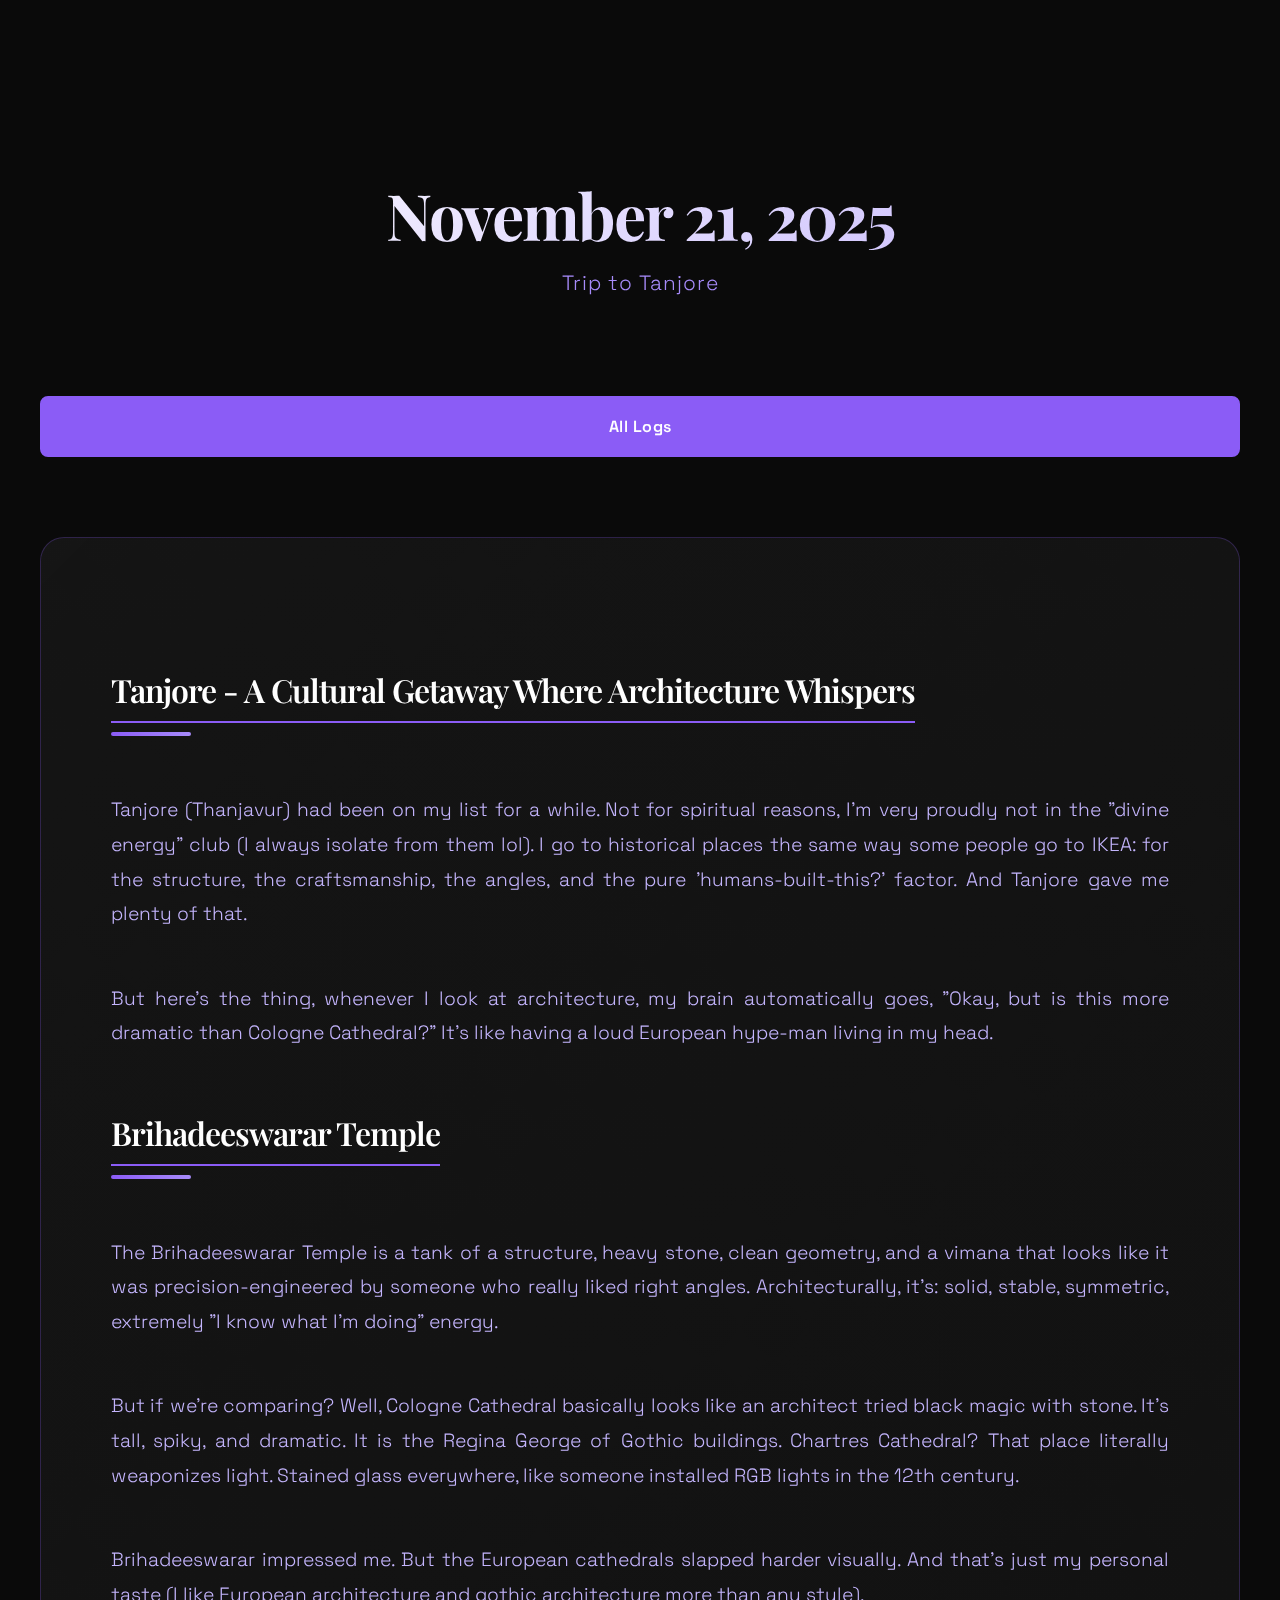
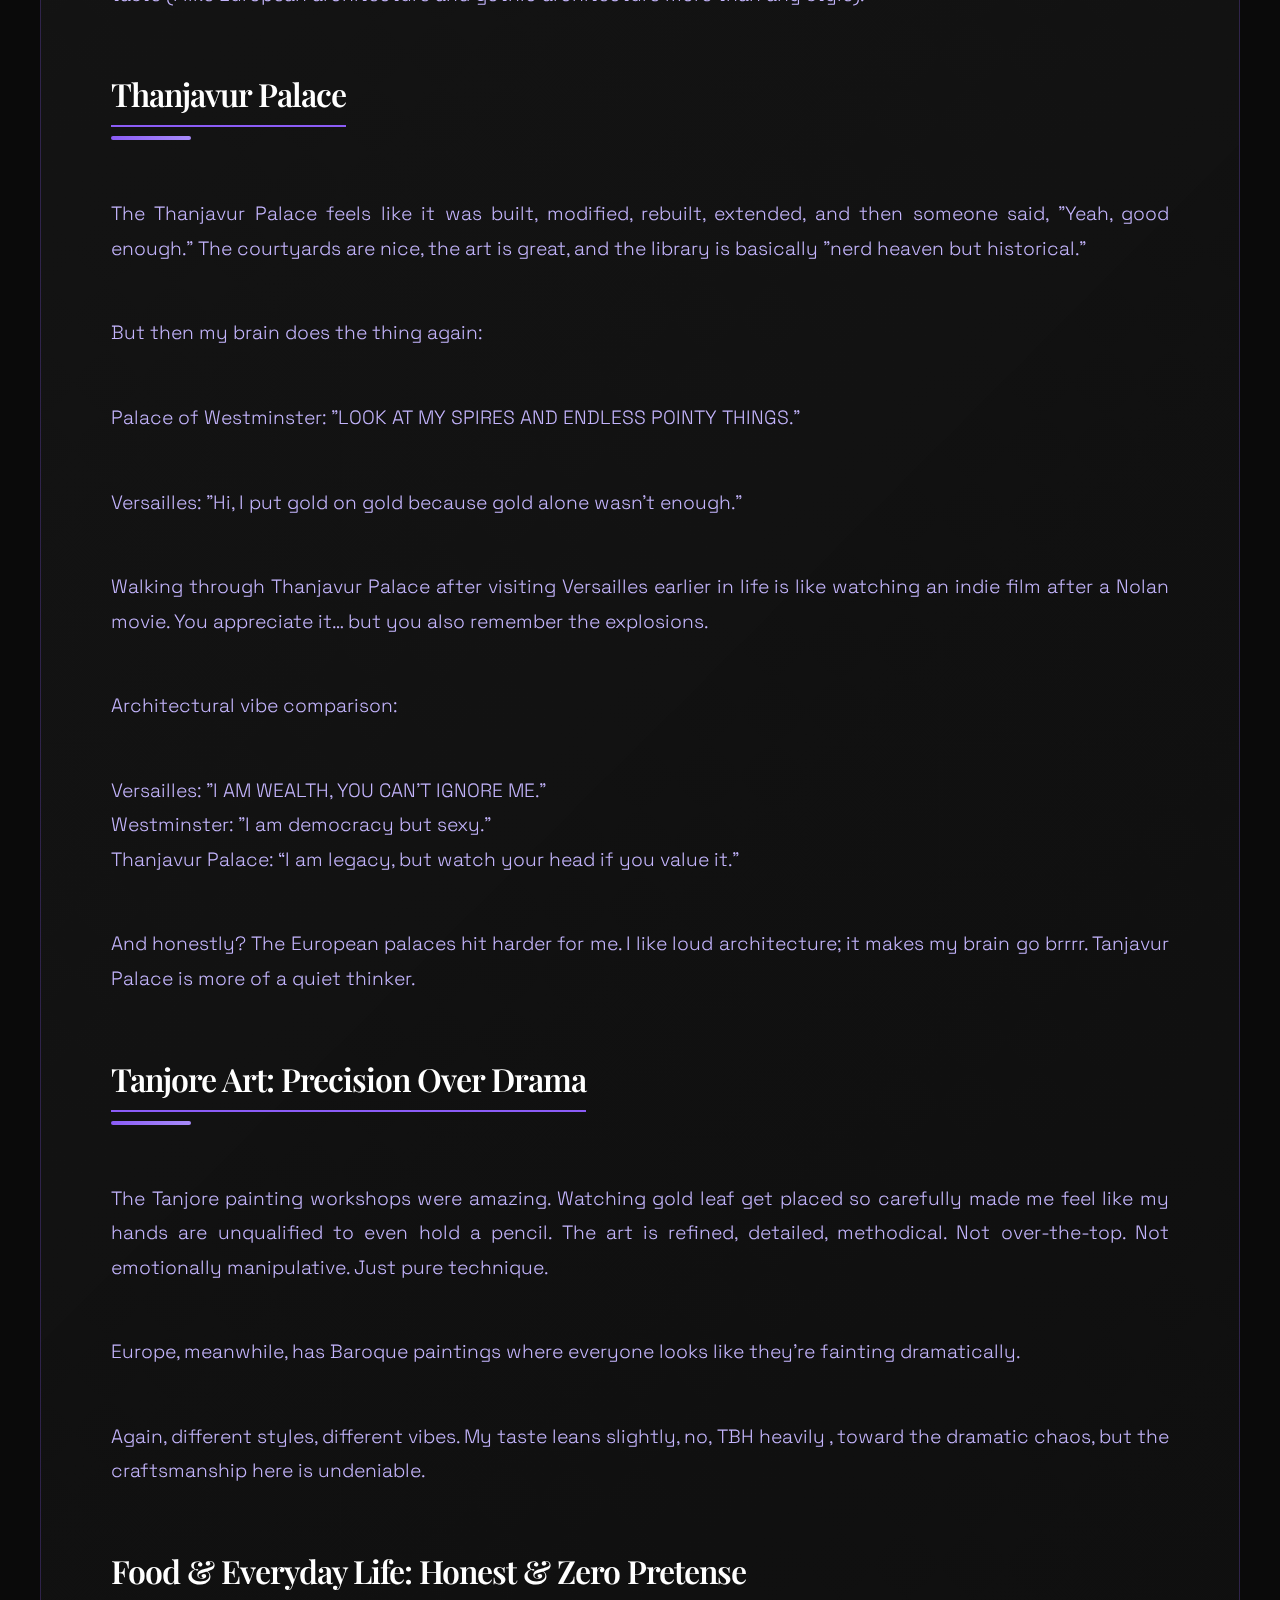
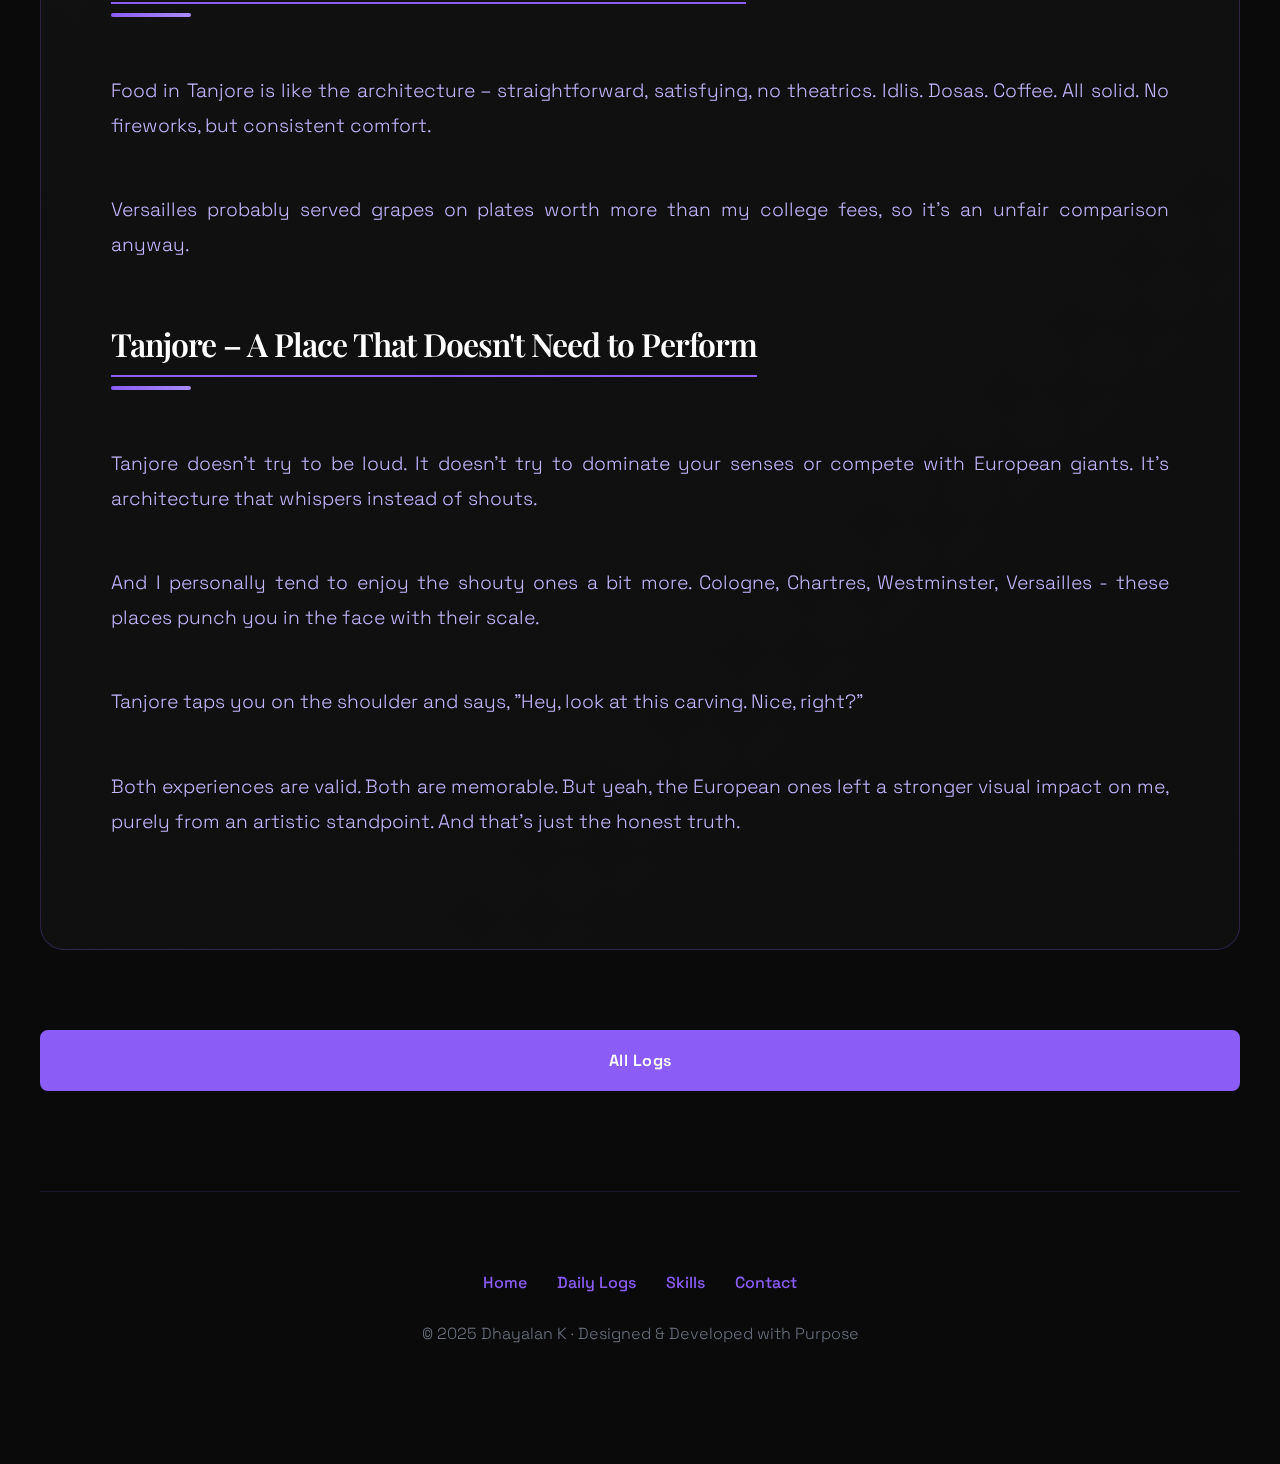
<file: blog-v0.3.7/trip.html>
<!DOCTYPE html>
<html lang="en">
<head>
    <meta charset="UTF-8">
    <meta name="viewport" content="width=device-width, initial-scale=1.0">
    <title>Tanjore - A Cultural Getaway Where Architecture Whispers</title>
    <link rel="stylesheet" href="style.css">
    <style>
        .page-header {
            text-align: center;
            padding: 140px 20px 60px;
            animation: fadeInDown 1s ease-out;
        }

        .page-header h1 {
            font-family: 'Playfair Display', serif;
            color: #ffffff;
            font-size: 4em;
            margin-bottom: 20px;
            font-weight: 700;
            letter-spacing: -2px;
            line-height: 1.1;
            background: linear-gradient(135deg, #fff, #c4b5fd);
            -webkit-background-clip: text;
            -webkit-text-fill-color: transparent;
            background-clip: text;
        }

        .page-header p {
            font-size: 1.3em;
            color: #a78bfa;
            font-weight: 300;
            letter-spacing: 1px;
        }

        .log-entry {
            background: rgba(20, 20, 20, 0.6);
            border-left: 4px solid #8b5cf6;
            padding: 30px;
            margin: 30px 0;
            border-radius: 12px;
            transition: all 0.3s ease;
        }

        .log-entry:hover {
            background: rgba(25, 25, 25, 0.7);
            transform: translateX(10px);
        }

        .log-time {
            color: #8b5cf6;
            font-weight: 600;
            font-size: 0.9em;
            margin-bottom: 10px;
            display: block;
        }

        .log-title {
            color: #ffffff;
            font-size: 1.3em;
            font-weight: 600;
            margin-bottom: 15px;
            font-family: 'Playfair Display', serif;
        }

        .log-content {
            color: #c4b5fd;
            line-height: 1.8;
        }

        .content-section h2 {
            color: #ffffff;
            font-size: 2em;
            font-weight: 600;
            margin: 40px 0 20px;
            font-family: 'Playfair Display', serif;
            border-bottom: 2px solid #8b5cf6;
            padding-bottom: 10px;
        }

        .content-section p {
            color: #c4b5fd;
            line-height: 1.8;
            margin-bottom: 20px;
            text-align: justify;
        }

        .tags {
            display: flex;
            gap: 10px;
            flex-wrap: wrap;
            margin-top: 20px;
        }

        .tag {
            background: rgba(139, 92, 246, 0.2);
            color: #a78bfa;
            padding: 6px 15px;
            border-radius: 20px;
            font-size: 0.85em;
            border: 1px solid rgba(139, 92, 246, 0.3);
        }

        .nav-buttons {
            display: flex;
            justify-content: space-between;
            margin: 40px 0;
            gap: 20px;
            flex-wrap: wrap;
        }

        .nav-btn {
            flex: 1;
            text-align: center;
            min-width: 200px;
        }

        .stats-grid {
            display: grid;
            grid-template-columns: repeat(auto-fit, minmax(200px, 1fr));
            gap: 20px;
            margin: 30px 0;
        }

        .stat-card {
            background: rgba(139, 92, 246, 0.1);
            border: 1px solid rgba(139, 92, 246, 0.3);
            padding: 25px;
            border-radius: 12px;
            text-align: center;
        }

        .stat-number {
            font-size: 2.5em;
            font-weight: 700;
            color: #8b5cf6;
            font-family: 'Playfair Display', serif;
        }

        .stat-label {
            color: #a78bfa;
            font-size: 0.9em;
            margin-top: 10px;
        }

        @media (max-width: 768px) {
            .page-header h1 {
                font-size: 2.5em;
            }

            .nav-buttons {
                flex-direction: column;
            }

            .nav-btn {
                width: 100%;
            }
        }
    </style>
</head>
<body>
    <div class="noise"></div>
    <div class="floating-shapes">
        <div class="shape"></div>
        <div class="shape"></div>
        <div class="shape"></div>
    </div>

    <nav>
        <div class="nav-content">
            <a href="index.html" class="logo">DK</a>
            <ul class="nav-links">
                <li><a href="index.html">Home</a></li>
                <li><a href="daily-logs.html" class="active">Daily Logs</a></li>
                <li><a href="index.html#focus">Skills</a></li>
                <li><a href="index.html#contact">Contact</a></li>
            </ul>
        </div>
    </nav>

    <div class="container">
        <div class="page-header">
            <h1>November 21, 2025</h1>
            <p>Trip to Tanjore</p>
        </div>

        <div class="nav-buttons">
            <a href="daily-logs.html" class="btn btn-primary nav-btn">All Logs</a>
        </div>

        <div class="content-section">
            <h2>Tanjore - A Cultural Getaway Where Architecture Whispers</h2>
            <p>
                Tanjore (Thanjavur) had been on my list for a while. Not for spiritual reasons, I'm very proudly not in the "divine energy" club (I always isolate from them lol). I go to historical places the same way some people go to IKEA: for the structure, the craftsmanship, the angles, and the pure 'humans-built-this?' factor.
                And Tanjore gave me plenty of that.
            </p>
            <p>
                But here's the thing, whenever I look at architecture, my brain automatically goes, "Okay, but is this more dramatic than Cologne Cathedral?" It's like having a loud European hype-man living in my head.
            </p>

            <h2>Brihadeeswarar Temple</h2>
            <p>
                The Brihadeeswarar Temple is a tank of a structure, heavy stone, clean geometry, and a vimana that looks like it was precision-engineered by someone who really liked right angles.
                Architecturally, it's: solid, stable, symmetric, extremely "I know what I'm doing" energy.
            </p>
            <p>
                But if we're comparing? Well, Cologne Cathedral basically looks like an architect tried black magic with stone. It's tall, spiky, and dramatic. It is the Regina George of Gothic buildings.
                Chartres Cathedral? That place literally weaponizes light. Stained glass everywhere, like someone installed RGB lights in the 12th century.
            </p>
            <p>
                Brihadeeswarar impressed me. But the European cathedrals slapped harder visually. And that's just my personal taste (I like European architecture and gothic architecture more than any style).
            </p>

            <h2>Thanjavur Palace</h2>
            <p>
                The Thanjavur Palace feels like it was built, modified, rebuilt, extended, and then someone said, "Yeah, good enough." The courtyards are nice, the art is great, and the library is basically "nerd heaven but historical."
            </p>
            <p>
                But then my brain does the thing again:
            </p>
            <p>
                Palace of Westminster: "LOOK AT MY SPIRES AND ENDLESS POINTY THINGS."
            </p>
            <p>
                Versailles: "Hi, I put gold on gold because gold alone wasn't enough."
            </p>
            <p>
                Walking through Thanjavur Palace after visiting Versailles earlier in life is like watching an indie film after a Nolan movie. You appreciate it… but you also remember the explosions.
            </p>
            <p>
                Architectural vibe comparison:
            </p>
            <p>
                Versailles: "I AM WEALTH, YOU CAN'T IGNORE ME."<br>
                Westminster: "I am democracy but sexy."<br>
                Thanjavur Palace: “I am legacy, but watch your head if you value it.”
            </p>
            <p>
                And honestly? The European palaces hit harder for me. I like loud architecture; it makes my brain go brrrr. Tanjavur Palace is more of a quiet thinker.
            </p>

            <h2>Tanjore Art: Precision Over Drama</h2>
            <p>
                The Tanjore painting workshops were amazing. Watching gold leaf get placed so carefully made me feel like my hands are unqualified to even hold a pencil.
                The art is refined, detailed, methodical. Not over-the-top. Not emotionally manipulative. Just pure technique.
            </p>
            <p>
                Europe, meanwhile, has Baroque paintings where everyone looks like they're fainting dramatically.
            </p>
            <p>
                Again, different styles, different vibes. My taste leans slightly, no, TBH heavily , toward the dramatic chaos, but the craftsmanship here is undeniable.
            </p>

            <h2>Food & Everyday Life: Honest & Zero Pretense</h2>
            <p>
                Food in Tanjore is like the architecture – straightforward, satisfying, no theatrics. Idlis. Dosas. Coffee. All solid. No fireworks, but consistent comfort.
            </p>
            <p>
                Versailles probably served grapes on plates worth more than my college fees, so it's an unfair comparison anyway.
            </p>

            <h2>Tanjore – A Place That Doesn't Need to Perform</h2>
            <p>
                Tanjore doesn't try to be loud. It doesn't try to dominate your senses or compete with European giants.
                It's architecture that whispers instead of shouts.
            </p>
            <p>
                And I personally tend to enjoy the shouty ones a bit more. Cologne, Chartres, Westminster, Versailles - these places punch you in the face with their scale.
            </p>
            <p>
                Tanjore taps you on the shoulder and says, "Hey, look at this carving. Nice, right?"
            </p>
            <p>
                Both experiences are valid. Both are memorable. But yeah, the European ones left a stronger visual impact on me, purely from an artistic standpoint.
                And that's just the honest truth.
            </p>
        </div>

        <div class="nav-buttons">
            <a href="daily-logs.html" class="btn btn-primary nav-btn">All Logs</a>
        </div>

        <footer>
            <div class="footer-links">
                <a href="index.html">Home</a>
                <a href="daily-logs.html">Daily Logs</a>
                <a href="index.html#focus">Skills</a>
                <a href="index.html#contact">Contact</a>
            </div>
            <p>© 2025 Dhayalan K · Designed & Developed with Purpose</p>
        </footer>
    </div>

    <script>
        // Smooth scroll for navigation
        document.querySelectorAll('a[href^="#"]').forEach(anchor => {
            anchor.addEventListener('click', function (e) {
                e.preventDefault();
                const target = document.querySelector(this.getAttribute('href'));
                if (target) {
                    target.scrollIntoView({
                        behavior: 'smooth',
                        block: 'start'
                    });
                }
            });
        });

        // Hide/show nav on scroll
        let lastScroll = 0;
        const nav = document.querySelector('nav');

        window.addEventListener('scroll', () => {
            const currentScroll = window.pageYOffset;
            
            if (currentScroll > 100) {
                if (currentScroll > lastScroll) {
                    nav.style.transform = 'translateY(-100%)';
                } else {
                    nav.style.transform = 'translateY(0)';
                }
            }
            
            lastScroll = currentScroll;
        });
    </script>
</body>
</html>
</file>
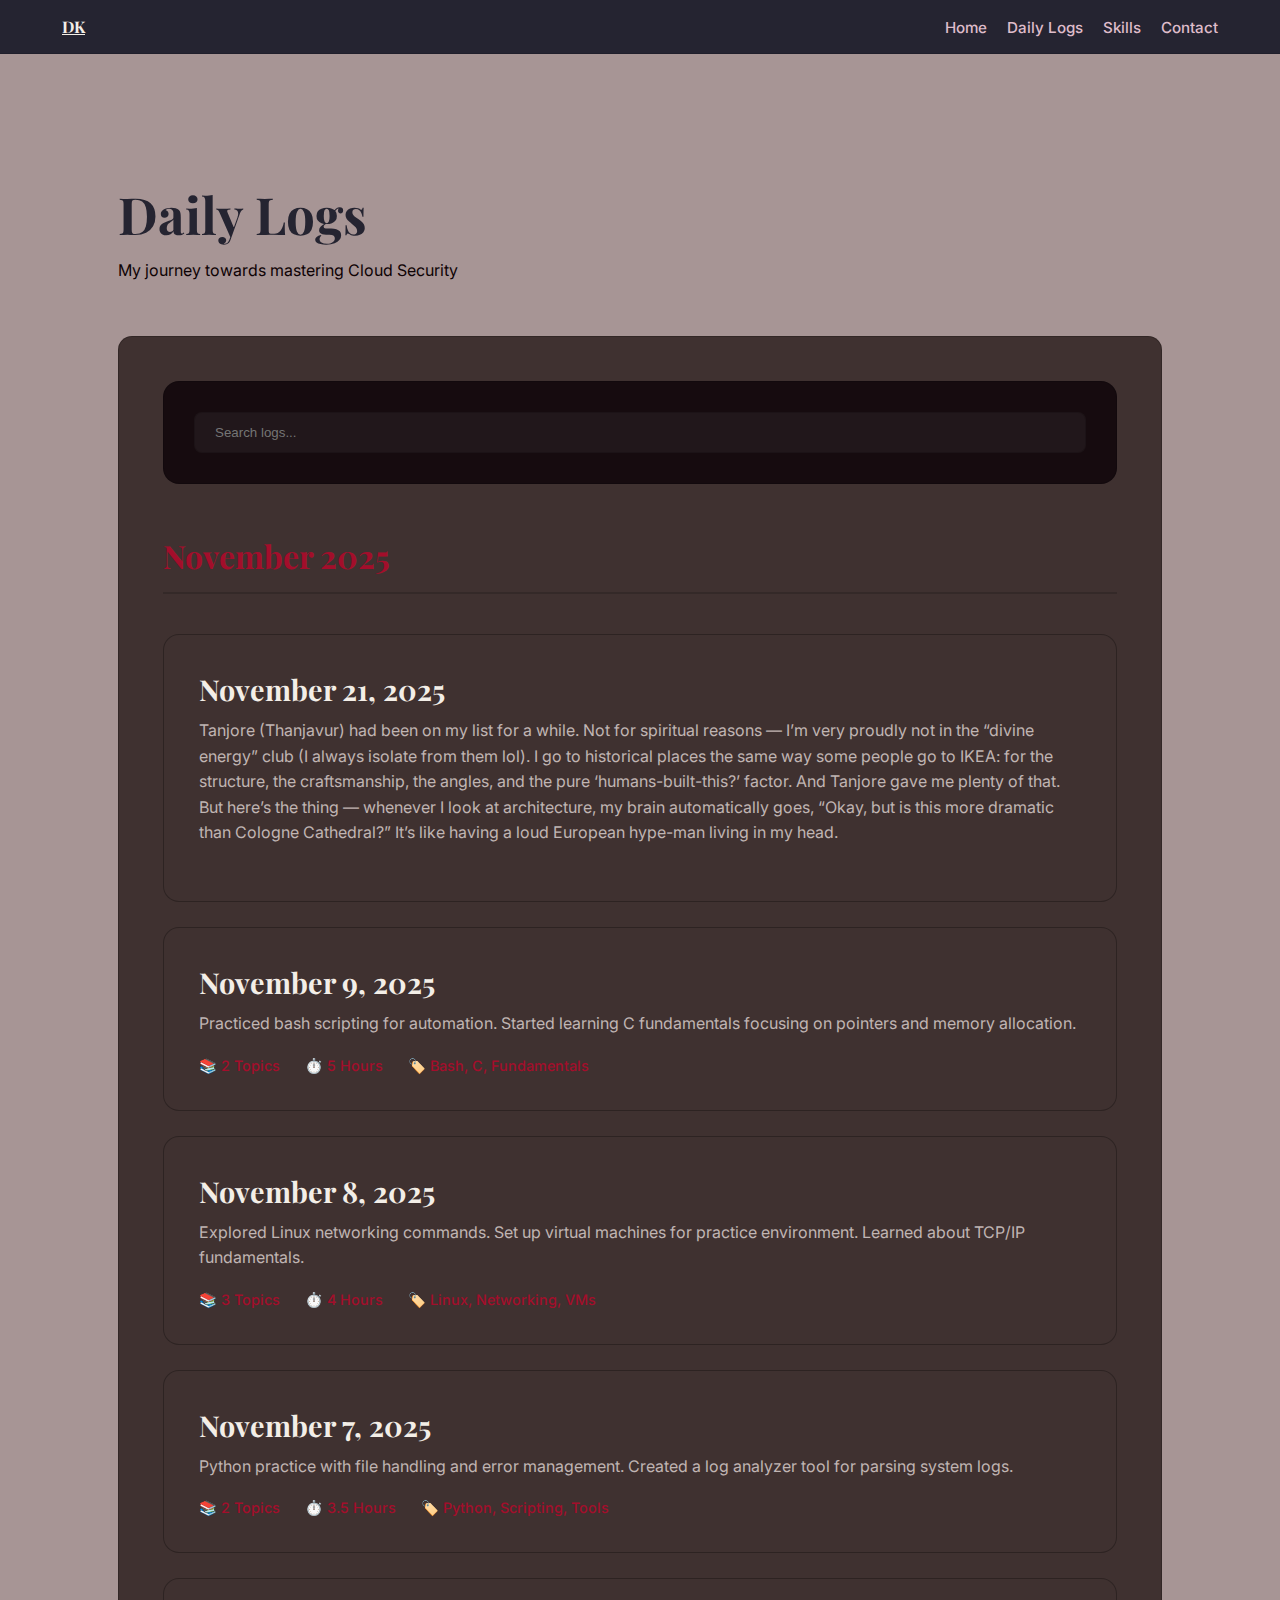
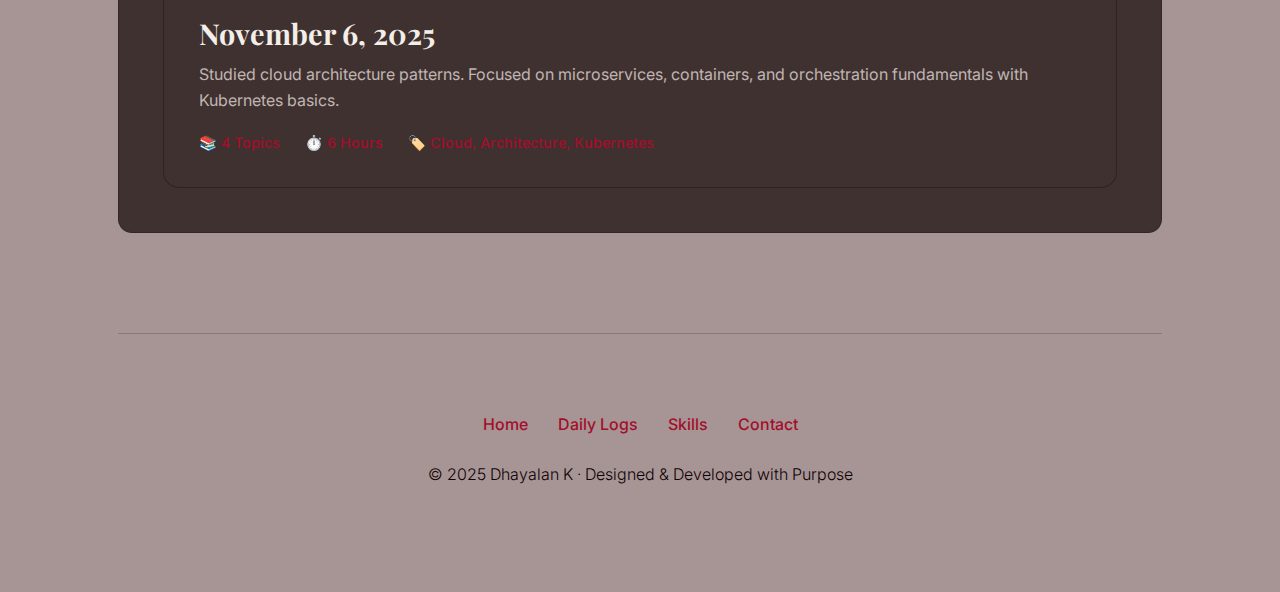
<file: blog-v0.4.1/daily-logs.html>
<!DOCTYPE html>
<html lang="en">
<head>
    <meta charset="UTF-8">
    <meta name="viewport" content="width=device-width, initial-scale=1.0">
    <title>Daily Logs | Dhayalan K</title>
    <link rel="stylesheet" href="style.css">
    <style>
        /* Page-specific styles */
        .page-header {
            margin-top: 100px;
            padding-top: 40px;
        }

        .log-list {
            display: grid;
            gap: 25px;
            margin-top: 40px;
        }

        .log-card {
            background: var(--surface);
            border: 1px solid rgba(0,0,0,0.28);
            padding: 35px;
            border-radius: 16px;
            transition: all 0.4s ease;
            text-decoration: none;
            color: inherit;
            display: block;
            position: relative;
            overflow: hidden;
        }

        .log-card::before {
            content: '';
            position: absolute;
            left: 0;
            top: 0;
            width: 4px;
            height: 0;
            background: var(--accent);
            transition: height 0.4s ease;
        }

        .log-card:hover {
            background: var(--surface-elev);
            border-color: var(--accent);
            transform: translateX(15px);
            /* use a neutral, subtle shadow instead of a bright accent glow */
            box-shadow: 0 10px 28px rgba(0, 0, 0, 0.18);
        }

        .log-card:hover::before {
            height: 100%;
        }

        .log-date {
            font-family: 'Playfair Display', serif;
            color: var(--text-primary);
            font-size: 1.8em;
            font-weight: 700;
            margin-bottom: 10px;
        }

        .log-summary {
            color: var(--text-secondary);
            font-size: 1em;
            line-height: 1.6;
            margin-bottom: 20px;
        }

        .log-meta {
            display: flex;
            gap: 25px;
            color: var(--accent);
            font-size: 0.9em;
            font-weight: 500;
            flex-wrap: wrap;
        }

        .log-meta span {
            display: flex;
            align-items: center;
            gap: 8px;
        }

        .filter-section {
            display: flex;
            gap: 15px;
            flex-wrap: wrap;
            margin-bottom: 40px;
            padding: 30px;
            background: rgba(18,8,12,0.9);
            border-radius: 16px;
            border: 1px solid rgba(0,0,0,0.18);

            /* ensure this area is above floating overlays on hosted site */
            position: relative;
            z-index: 300;
            pointer-events: auto;
        }

        .filter-section .search-box {
            position: relative;
            z-index: 301;
            pointer-events: auto;
        }

        .filter-btn {
            padding: 10px 25px;
            background: rgba(163,14,43,0.06);
            border: 1px solid rgba(0,0,0,0.12);
            color: var(--text-on-dark);
            border-radius: 20px;
            cursor: pointer;
            transition: all 0.3s ease;
            font-family: 'Space Grotesk', sans-serif;
            font-weight: 500;
        }

        .filter-btn:hover,
        .filter-btn.active {
            background: var(--accent);
            color: var(--text-primary);
            border-color: var(--accent);
        }

        .search-box {
            flex: 1;
            min-width: 250px;
            padding: 12px 20px;
            background: rgba(255,255,255,0.05); /* slightly stronger contrast for readability */
            border: 1px solid rgba(0,0,0,0.14);
            border-radius: 8px;
            color: var(--text-primary);
            font-family: 'Space Grotesk', sans-serif;
            transition: all 0.3s ease;
        }

        .search-box:focus {
            outline: none;
            border-color: var(--accent);
            /* remove colored focus glow */
            box-shadow: 0 0 10px rgba(163,14,43,0.12); /* subtle wine-red focus ring */
        }

        .month-divider {
            font-family: 'Playfair Display', serif;
            color: var(--accent);
            font-size: 2em;
            font-weight: 700;
            margin: 50px 0 30px 0;
            padding-bottom: 15px;
            border-bottom: 2px solid rgba(0,0,0,0.16);
        }

        .no-results-message {
            text-align: center;
            padding: 60px 20px;
            color: var(--text-on-dark);
            font-size: 1.2em;
            background: rgba(255,255,255,0.03); /* visible over dark surface */
            border-radius: 12px;
            border: 1px dashed rgba(255,255,255,0.06);
            margin-top: 30px;
            display: none;
        }

        /* Mobile responsive styles */
        @media (max-width: 768px) {
            .page-header {
                margin-top: 80px;
                padding-top: 20px;
            }

            .page-header h1 {
                font-size: 2.5em;
            }

            .page-header p {
                font-size: 1.1em;
            }

            .filter-section {
                padding: 20px;
                gap: 10px;
            }

            .search-box {
                min-width: 100%;
                width: 100%;
            }

            .filter-btn {
                padding: 8px 18px;
                font-size: 0.9em;
            }

            .log-card {
                padding: 25px;
            }

            .log-card:hover {
                transform: translateX(8px);
            }

            .log-date {
                font-size: 1.5em;
            }

            .log-summary {
                font-size: 0.95em;
            }

            .log-meta {
                gap: 15px;
                font-size: 0.85em;
            }

            .month-divider {
                font-size: 1.6em;
                margin: 30px 0 20px 0;
            }

            .container {
                padding: 20px;
            }

            nav {
                padding: 15px 20px;
            }

            .nav-links {
                gap: 15px;
            }

            .nav-links a {
                font-size: 0.85em;
            }
        }

        /* Extra small devices */
        @media (max-width: 480px) {
            .page-header h1 {
                font-size: 2em;
            }

            .log-date {
                font-size: 1.3em;
            }

            .log-meta {
                flex-direction: column;
                gap: 10px;
            }

            .filter-section {
                padding: 15px;
            }

            .nav-links {
                gap: 10px;
            }

            .nav-links a {
                font-size: 0.8em;
            }
        }
    </style>
</head>
<body>
    

    <nav>
        <div class="nav-content">
            <a href="index.html" class="logo">DK</a>
            <ul class="nav-links">
                <li><a href="index.html">Home</a></li>
                <li><a href="daily-logs.html" class="active">Daily Logs</a></li>
                <li><a href="index.html#focus">Skills</a></li>
                <li><a href="index.html#contact">Contact</a></li>
            </ul>
        </div>
    </nav>

    <div class="container">
        <div class="page-header">
            <h1 style="color:var(--charade)">Daily Logs</h1>
            <p>My journey towards mastering Cloud Security</p>
        </div>

        <div class="content-section">
            <div class="filter-section">
                <input type="text" class="search-box" placeholder="Search logs...">
            </div>

            <div class="month-divider">November 2025</div>

            <div class="log-list">
                <a href="trip.html" class="log-card">
                    <div class="log-date">November 21, 2025</div>
                    <div class="log-summary">
                        Tanjore (Thanjavur) had been on my list for a while. Not for spiritual reasons — I’m very proudly not in the “divine energy” club (I always isolate from them lol).
I go to historical places the same way some people go to IKEA: for the structure, the craftsmanship, the angles, and the pure ‘humans-built-this?’ factor.

And Tanjore gave me plenty of that.

But here’s the thing — whenever I look at architecture, my brain automatically goes,
“Okay, but is this more dramatic than Cologne Cathedral?”
It’s like having a loud European hype-man living in my head.
                    </div>
                </a>

                <a href="2025-11-09.html" class="log-card">
                    <div class="log-date">November 9, 2025</div>
                    <div class="log-summary">
                        Practiced bash scripting for automation. Started learning C fundamentals focusing 
                        on pointers and memory allocation.
                    </div>
                    <div class="log-meta">
                        <span>📚 2 Topics</span>
                        <span>⏱️ 5 Hours</span>
                        <span>🏷️ Bash, C, Fundamentals</span>
                    </div>
                </a>

                <a href="2025-11-08.html" class="log-card">
                    <div class="log-date">November 8, 2025</div>
                    <div class="log-summary">
                        Explored Linux networking commands. Set up virtual machines for practice environment. 
                        Learned about TCP/IP fundamentals.
                    </div>
                    <div class="log-meta">
                        <span>📚 3 Topics</span>
                        <span>⏱️ 4 Hours</span>
                        <span>🏷️ Linux, Networking, VMs</span>
                    </div>
                </a>

                <a href="2025-11-07.html" class="log-card">
                    <div class="log-date">November 7, 2025</div>
                    <div class="log-summary">
                        Python practice with file handling and error management. Created a log analyzer tool 
                        for parsing system logs.
                    </div>
                    <div class="log-meta">
                        <span>📚 2 Topics</span>
                        <span>⏱️ 3.5 Hours</span>
                        <span>🏷️ Python, Scripting, Tools</span>
                    </div>
                </a>

                <a href="2025-11-06.html" class="log-card">
                    <div class="log-date">November 6, 2025</div>
                    <div class="log-summary">
                        Studied cloud architecture patterns. Focused on microservices, containers, and 
                        orchestration fundamentals with Kubernetes basics.
                    </div>
                    <div class="log-meta">
                        <span>📚 4 Topics</span>
                        <span>⏱️ 6 Hours</span>
                        <span>🏷️ Cloud, Architecture, Kubernetes</span>
                    </div>
                </a>

                <div class="no-results-message" role="status" aria-live="polite">
                    🔍 No logs found matching your criteria
                </div>
            </div>
        </div>

        <footer>
            <div class="footer-links">
                <a href="index.html">Home</a>
                <a href="daily-logs.html">Daily Logs</a>
                <a href="index.html#focus">Skills</a>
                <a href="index.html#contact">Contact</a>
            </div>
            <p>© 2025 Dhayalan K · Designed & Developed with Purpose</p>
        </footer>
    </div>

    <script>
        // Safe, robust search for log-cards
        (function() {
            const searchBox = document.querySelector('.search-box');
            const logCards = Array.from(document.querySelectorAll('.log-card'));
            const noResultsMsg = document.querySelector('.no-results-message');

            let currentSearch = '';

            // debounce helper to reduce rapid reflows while typing
            function debounce(fn, wait = 180) {
                let t = null;
                return (...args) => {
                    clearTimeout(t);
                    t = setTimeout(() => fn(...args), wait);
                };
            }

            // normalize text by lowercasing and removing excess punctuation
            function normalize(str) {
                return (str || '')
                    .toLowerCase()
                    .replace(/[\u2000-\u206F\u2E00-\u2E7F\"'()\[\]{}<>.,:;!@#?$%^&*+=~`|\/\\-]/g, ' ')
                    .replace(/\s+/g, ' ')
                    .trim();
            }

            // Build a searchable 'index' for each card once (avoid querying nodes repeatedly)
            const indexed = logCards.map(card => {
                const summaryEl = card.querySelector('.log-summary');
                const dateEl = card.querySelector('.log-date');
                const metaEl = card.querySelector('.log-meta');

                const summary = summaryEl ? summaryEl.textContent : '';
                const date = dateEl ? dateEl.textContent : '';

                // tags can be missing on some cards; gracefully handle that
                let tags = '';
                if (metaEl) {
                    // join all spans in meta so a search for 'linux' or 'vm' will match
                    tags = Array.from(metaEl.querySelectorAll('span')).map(s => s.textContent).join(' ');
                }

                const cardText = normalize([summary, date, tags].join(' '));

                return { card, cardText };
            });

            function applyFilters() {
                // parse query into an array of terms; treat multiple words as AND terms
                const q = normalize(currentSearch);
                const terms = q === '' ? [] : q.split(' ').filter(Boolean);

                let visibleCount = 0;

                indexed.forEach(({ card, cardText }) => {
                    const matches = terms.length === 0 || terms.every(t => cardText.includes(t));
                    card.style.display = matches ? 'block' : 'none';
                    if (matches) visibleCount++;
                });

                noResultsMsg.style.display = visibleCount === 0 ? 'block' : 'none';
            }

            const debounced = debounce(() => applyFilters(), 180);

            // Update the search string and kick off the debounced filtering
            searchBox.addEventListener('input', (ev) => {
                currentSearch = ev.target.value || '';
                debounced();
            });

            // optional: handle clearing with Esc key for a nice UX
            searchBox.addEventListener('keydown', (ev) => {
                if (ev.key === 'Escape') {
                    searchBox.value = '';
                    currentSearch = '';
                    applyFilters();
                }
            });

            // initial run (in case the page has a pre-filled value)
            currentSearch = searchBox.value || '';
            applyFilters();
        })();
    </script>
</body>
</html>
</file>
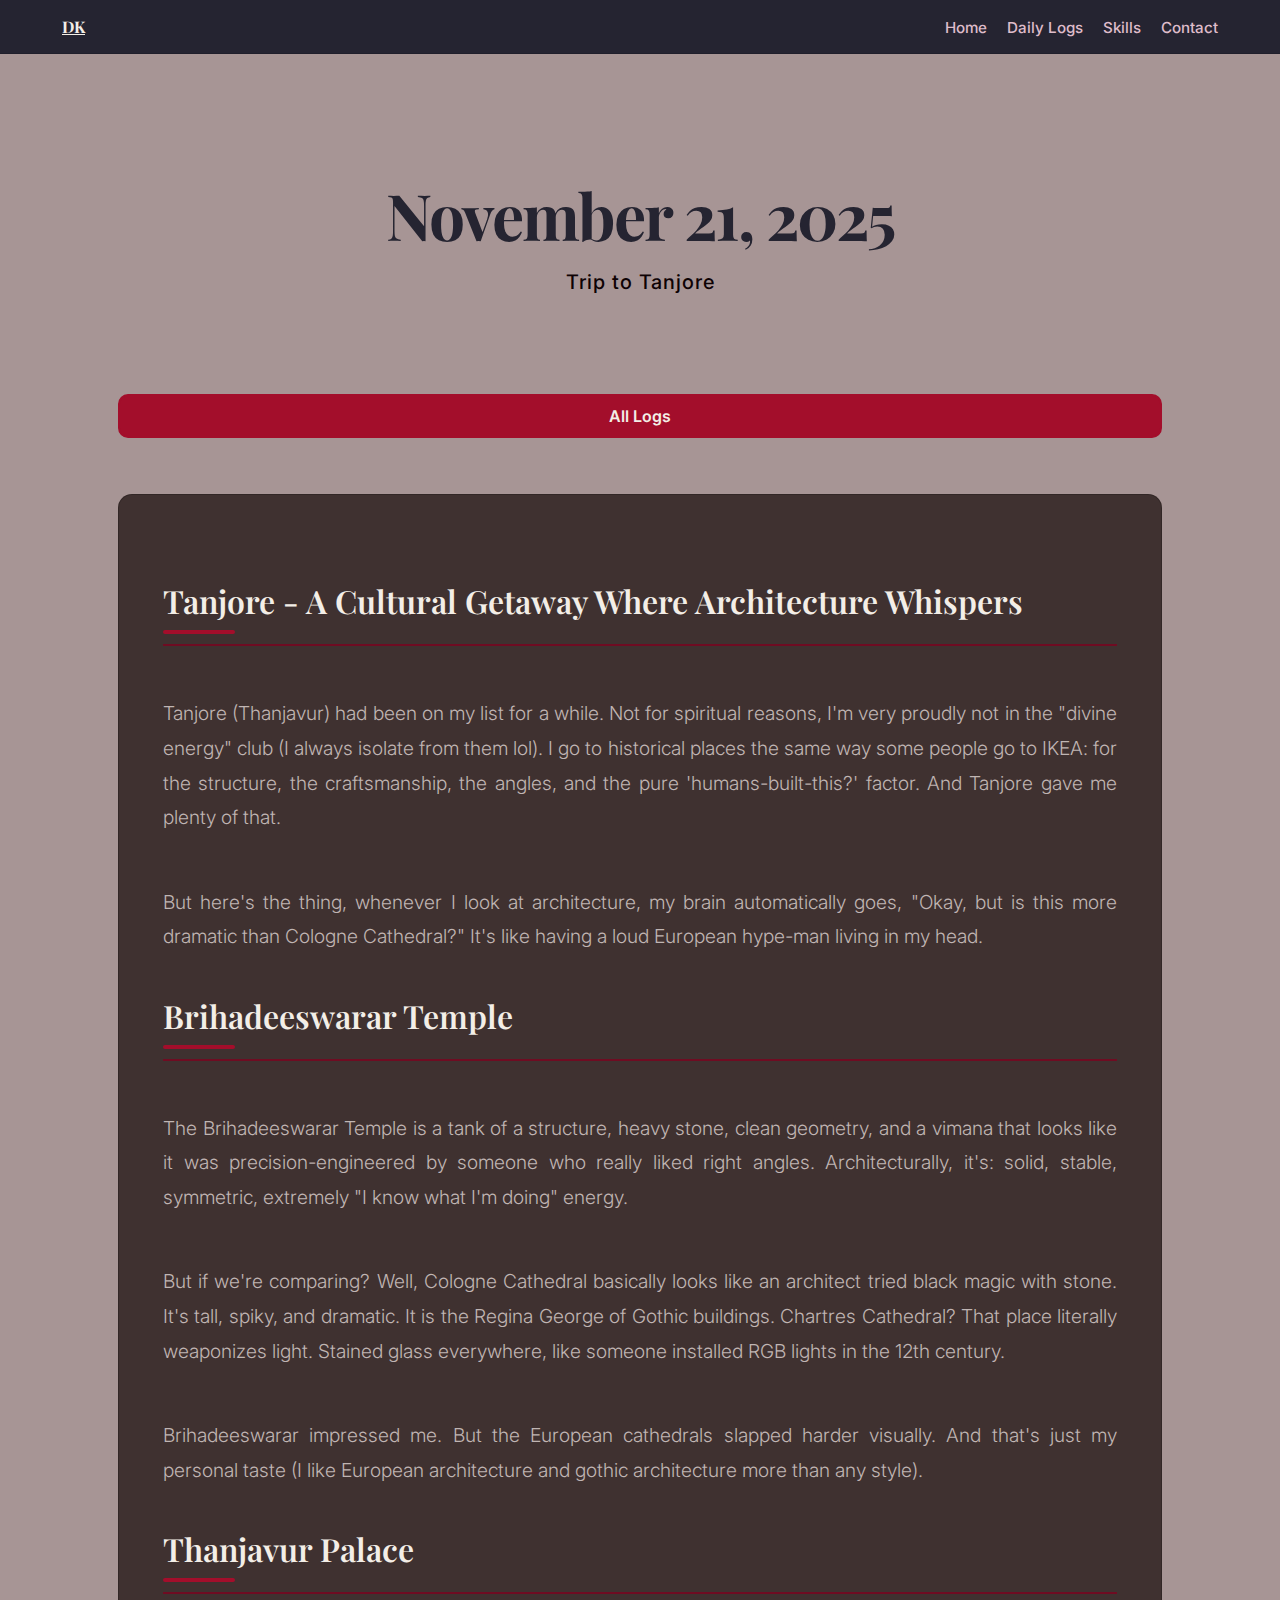
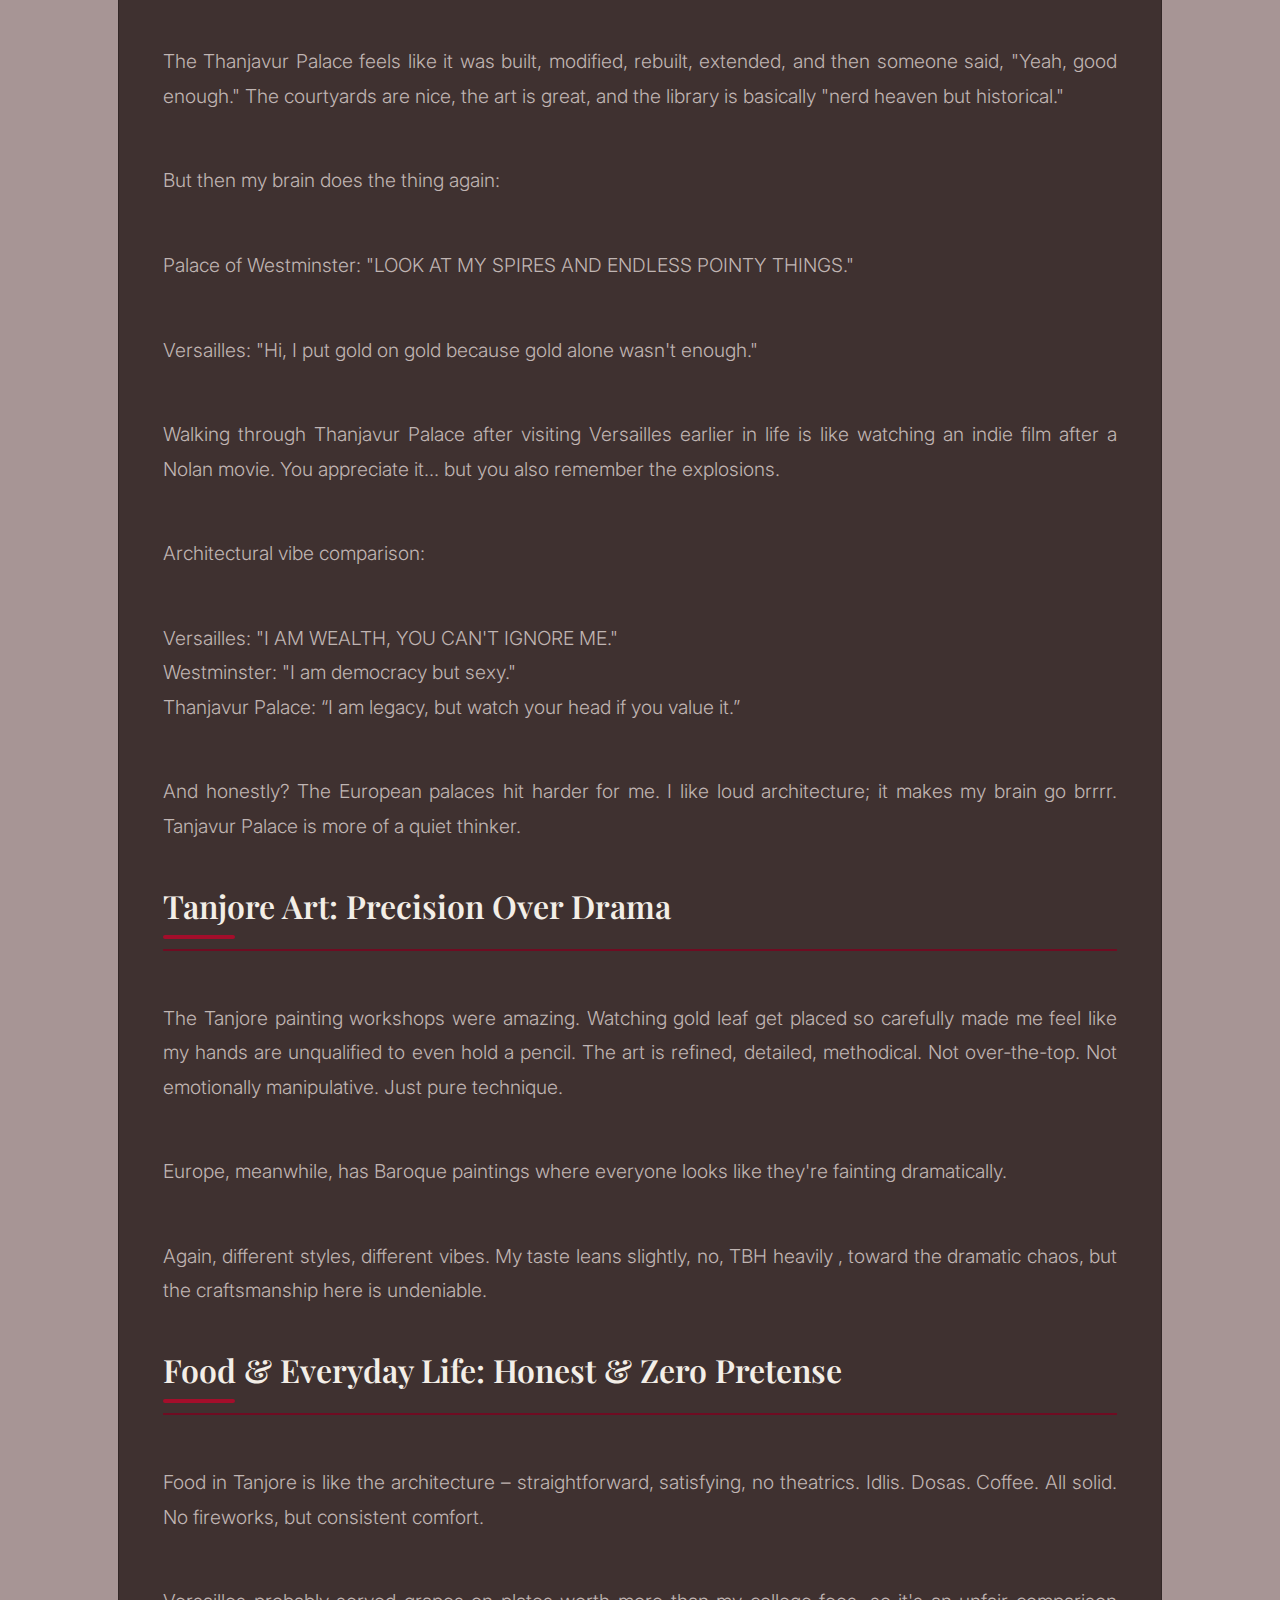
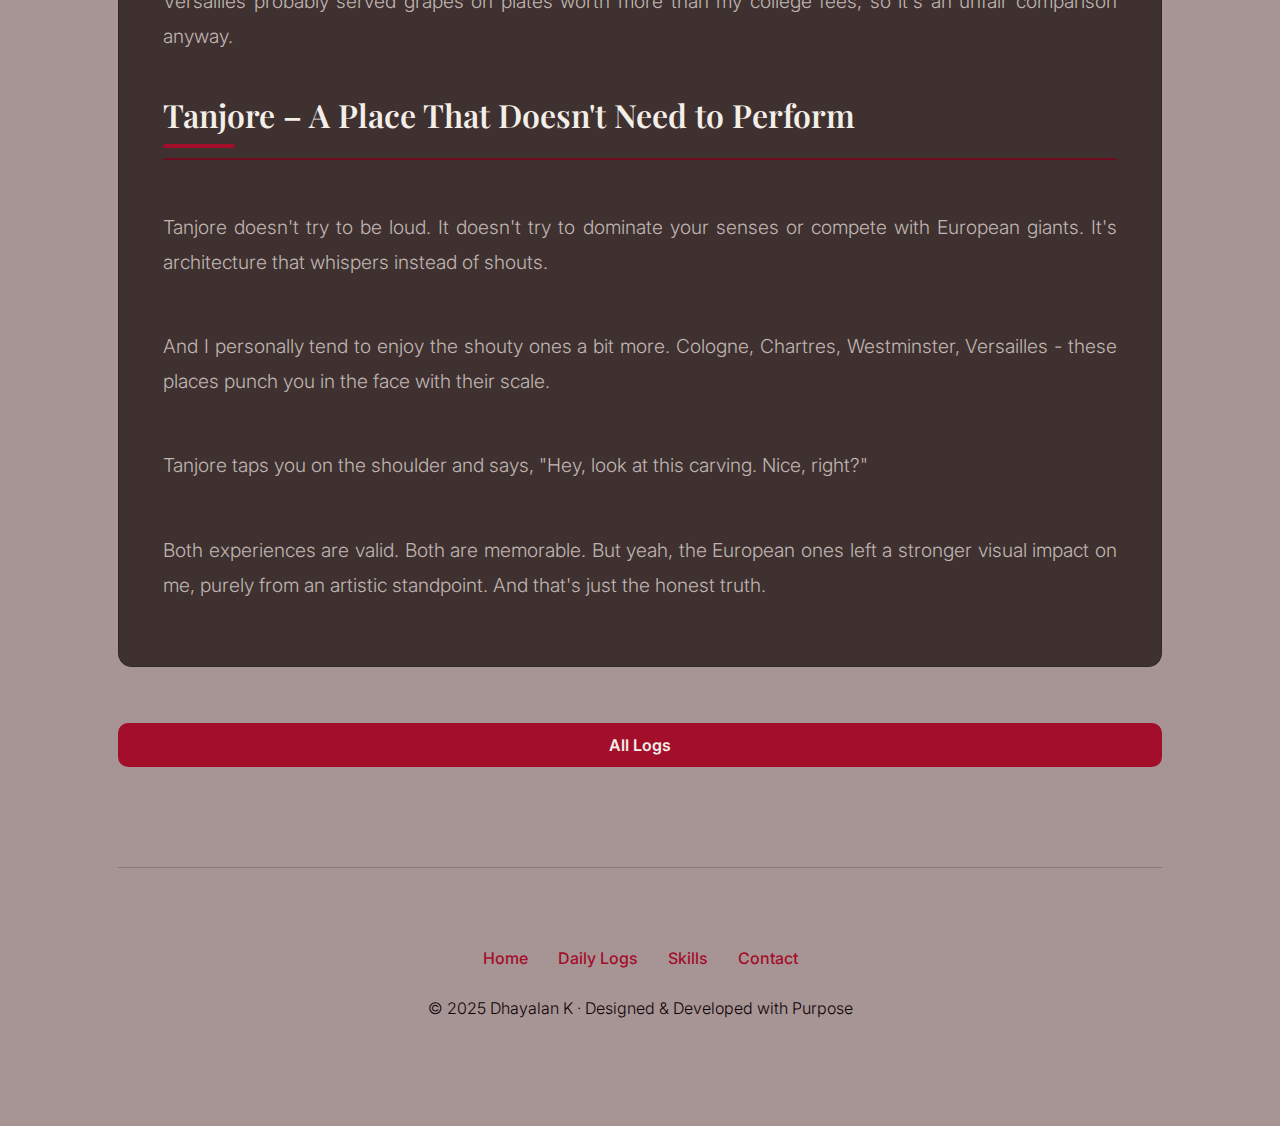
<file: blog-v0.4.1/trip.html>
<!DOCTYPE html>
<html lang="en">
<head>
    <meta charset="UTF-8">
    <meta name="viewport" content="width=device-width, initial-scale=1.0">
    <title>Tanjore - A Cultural Getaway Where Architecture Whispers</title>
    <link rel="stylesheet" href="style.css">
    <style>
        .page-header {
            text-align: center;
            padding: 140px 20px 60px;
            animation: fadeInDown 1s ease-out;
        }

        .page-header h1 {
            font-family: 'Playfair Display', serif;
            color: var(--text-primary);
            font-size: 4em;
            margin-bottom: 20px;
            font-weight: 700;
            letter-spacing: -2px;
            line-height: 1.1;
              color: var(--accent);
              /* Removed gradient background for solid color */
              /* -webkit-background-clip: text; */
              /* -webkit-text-fill-color: transparent; */
              /* background-clip: text; */
        }

        .page-header p {
            font-size: 1.25em;
            color: var(--text-on-light); /* Vampire Black on dusty page background for stronger contrast */
            font-weight: 500; /* slightly stronger */
            letter-spacing: 1px;
        }

        .log-entry {
            background: var(--surface);
            border-left: 4px solid var(--accent);
            padding: 30px;
            margin: 30px 0;
            border-radius: 12px;
            transition: all 0.3s ease;
        }

        .log-entry:hover {
            background: var(--surface-elev);
            transform: translateX(10px);
        }

        .log-time {
            color: var(--accent);
            font-weight: 600;
            font-size: 0.9em;
            margin-bottom: 10px;
            display: block;
        }

        .log-title {
            color: var(--text-primary);
            font-size: 1.3em;
            font-weight: 600;
            margin-bottom: 15px;
            font-family: 'Playfair Display', serif;
        }

        .log-content {
            color: var(--text-secondary);
            line-height: 1.8;
        }

        .content-section h2 {
            color: var(--text-primary);
            font-size: 2em;
            font-weight: 600;
            margin: 40px 0 20px;
            font-family: 'Playfair Display', serif;
            border-bottom: 2px solid var(--accent-border);
            padding-bottom: 10px;
        }

        .content-section p {
            color: var(--text-secondary);
            line-height: 1.8;
            margin-bottom: 20px;
            text-align: justify;
        }

        .tags {
            display: flex;
            gap: 10px;
            flex-wrap: wrap;
            margin-top: 20px;
        }

        .tag {
            background: rgba(223,187,202,0.06);
            color: var(--text-on-dark);
            padding: 6px 15px;
            border-radius: 20px;
            font-size: 0.85em;
            border: 1px solid rgba(0,0,0,0.12);
        }

        .nav-buttons {
            display: flex;
            justify-content: space-between;
            margin: 40px 0;
            gap: 20px;
            flex-wrap: wrap;
        }

        .nav-btn {
            flex: 1;
            text-align: center;
            min-width: 200px;
        }

        .stats-grid {
            display: grid;
            grid-template-columns: repeat(auto-fit, minmax(200px, 1fr));
            gap: 20px;
            margin: 30px 0;
        }

        .stat-card {
            background: rgba(0,0,0,0.06);
            border: 1px solid rgba(0,0,0,0.12);
            padding: 25px;
            border-radius: 12px;
            text-align: center;
        }

        .stat-number {
            font-size: 2.5em;
            font-weight: 700;
            color: var(--accent);
            font-family: 'Playfair Display', serif;
        }

        .stat-label {
            color: var(--text-secondary);
            font-size: 0.9em;
            margin-top: 10px;
        }

        @media (max-width: 768px) {
            .page-header h1 {
                font-size: 2.5em;
            }

            .nav-buttons {
                flex-direction: column;
            }

            .nav-btn {
                width: 100%;
            }
        }
    </style>
</head>
<body>
    

    <nav>
        <div class="nav-content">
            <a href="index.html" class="logo">DK</a>
            <ul class="nav-links">
                <li><a href="index.html">Home</a></li>
                <li><a href="daily-logs.html" class="active">Daily Logs</a></li>
                <li><a href="index.html#focus">Skills</a></li>
                <li><a href="index.html#contact">Contact</a></li>
            </ul>
        </div>
    </nav>

    <div class="container">
        <div class="page-header">
            <h1 style="color:var(--charade)">November 21, 2025</h1>
            <p>Trip to Tanjore</p>
        </div>

        <div class="nav-buttons">
            <a href="daily-logs.html" class="btn btn-primary nav-btn">All Logs</a>
        </div>

        <div class="content-section">
            <h2>Tanjore - A Cultural Getaway Where Architecture Whispers</h2>
            <p>
                Tanjore (Thanjavur) had been on my list for a while. Not for spiritual reasons, I'm very proudly not in the "divine energy" club (I always isolate from them lol). I go to historical places the same way some people go to IKEA: for the structure, the craftsmanship, the angles, and the pure 'humans-built-this?' factor.
                And Tanjore gave me plenty of that.
            </p>
            <p>
                But here's the thing, whenever I look at architecture, my brain automatically goes, "Okay, but is this more dramatic than Cologne Cathedral?" It's like having a loud European hype-man living in my head.
            </p>

            <h2>Brihadeeswarar Temple</h2>
            <p>
                The Brihadeeswarar Temple is a tank of a structure, heavy stone, clean geometry, and a vimana that looks like it was precision-engineered by someone who really liked right angles.
                Architecturally, it's: solid, stable, symmetric, extremely "I know what I'm doing" energy.
            </p>
            <p>
                But if we're comparing? Well, Cologne Cathedral basically looks like an architect tried black magic with stone. It's tall, spiky, and dramatic. It is the Regina George of Gothic buildings.
                Chartres Cathedral? That place literally weaponizes light. Stained glass everywhere, like someone installed RGB lights in the 12th century.
            </p>
            <p>
                Brihadeeswarar impressed me. But the European cathedrals slapped harder visually. And that's just my personal taste (I like European architecture and gothic architecture more than any style).
            </p>

            <h2>Thanjavur Palace</h2>
            <p>
                The Thanjavur Palace feels like it was built, modified, rebuilt, extended, and then someone said, "Yeah, good enough." The courtyards are nice, the art is great, and the library is basically "nerd heaven but historical."
            </p>
            <p>
                But then my brain does the thing again:
            </p>
            <p>
                Palace of Westminster: "LOOK AT MY SPIRES AND ENDLESS POINTY THINGS."
            </p>
            <p>
                Versailles: "Hi, I put gold on gold because gold alone wasn't enough."
            </p>
            <p>
                Walking through Thanjavur Palace after visiting Versailles earlier in life is like watching an indie film after a Nolan movie. You appreciate it… but you also remember the explosions.
            </p>
            <p>
                Architectural vibe comparison:
            </p>
            <p>
                Versailles: "I AM WEALTH, YOU CAN'T IGNORE ME."<br>
                Westminster: "I am democracy but sexy."<br>
                Thanjavur Palace: “I am legacy, but watch your head if you value it.”
            </p>
            <p>
                And honestly? The European palaces hit harder for me. I like loud architecture; it makes my brain go brrrr. Tanjavur Palace is more of a quiet thinker.
            </p>

            <h2>Tanjore Art: Precision Over Drama</h2>
            <p>
                The Tanjore painting workshops were amazing. Watching gold leaf get placed so carefully made me feel like my hands are unqualified to even hold a pencil.
                The art is refined, detailed, methodical. Not over-the-top. Not emotionally manipulative. Just pure technique.
            </p>
            <p>
                Europe, meanwhile, has Baroque paintings where everyone looks like they're fainting dramatically.
            </p>
            <p>
                Again, different styles, different vibes. My taste leans slightly, no, TBH heavily , toward the dramatic chaos, but the craftsmanship here is undeniable.
            </p>

            <h2>Food & Everyday Life: Honest & Zero Pretense</h2>
            <p>
                Food in Tanjore is like the architecture – straightforward, satisfying, no theatrics. Idlis. Dosas. Coffee. All solid. No fireworks, but consistent comfort.
            </p>
            <p>
                Versailles probably served grapes on plates worth more than my college fees, so it's an unfair comparison anyway.
            </p>

            <h2>Tanjore – A Place That Doesn't Need to Perform</h2>
            <p>
                Tanjore doesn't try to be loud. It doesn't try to dominate your senses or compete with European giants.
                It's architecture that whispers instead of shouts.
            </p>
            <p>
                And I personally tend to enjoy the shouty ones a bit more. Cologne, Chartres, Westminster, Versailles - these places punch you in the face with their scale.
            </p>
            <p>
                Tanjore taps you on the shoulder and says, "Hey, look at this carving. Nice, right?"
            </p>
            <p>
                Both experiences are valid. Both are memorable. But yeah, the European ones left a stronger visual impact on me, purely from an artistic standpoint.
                And that's just the honest truth.
            </p>
        </div>

        <div class="nav-buttons">
            <a href="daily-logs.html" class="btn btn-primary nav-btn">All Logs</a>
        </div>

        <footer>
            <div class="footer-links">
                <a href="index.html">Home</a>
                <a href="daily-logs.html">Daily Logs</a>
                <a href="index.html#focus">Skills</a>
                <a href="index.html#contact">Contact</a>
            </div>
            <p>© 2025 Dhayalan K · Designed & Developed with Purpose</p>
        </footer>
    </div>

    <script>
        // Smooth scroll for navigation
        document.querySelectorAll('a[href^="#"]').forEach(anchor => {
            anchor.addEventListener('click', function (e) {
                e.preventDefault();
                const target = document.querySelector(this.getAttribute('href'));
                if (target) {
                    target.scrollIntoView({
                        behavior: 'smooth',
                        block: 'start'
                    });
                }
            });
        });

        // Hide/show nav on scroll
        let lastScroll = 0;
        const nav = document.querySelector('nav');

        window.addEventListener('scroll', () => {
            const currentScroll = window.pageYOffset;
            
            if (currentScroll > 100) {
                if (currentScroll > lastScroll) {
                    nav.style.transform = 'translateY(-100%)';
                } else {
                    nav.style.transform = 'translateY(0)';
                }
            }
            
            lastScroll = currentScroll;
        });
    </script>
</body>
</html>
</file>
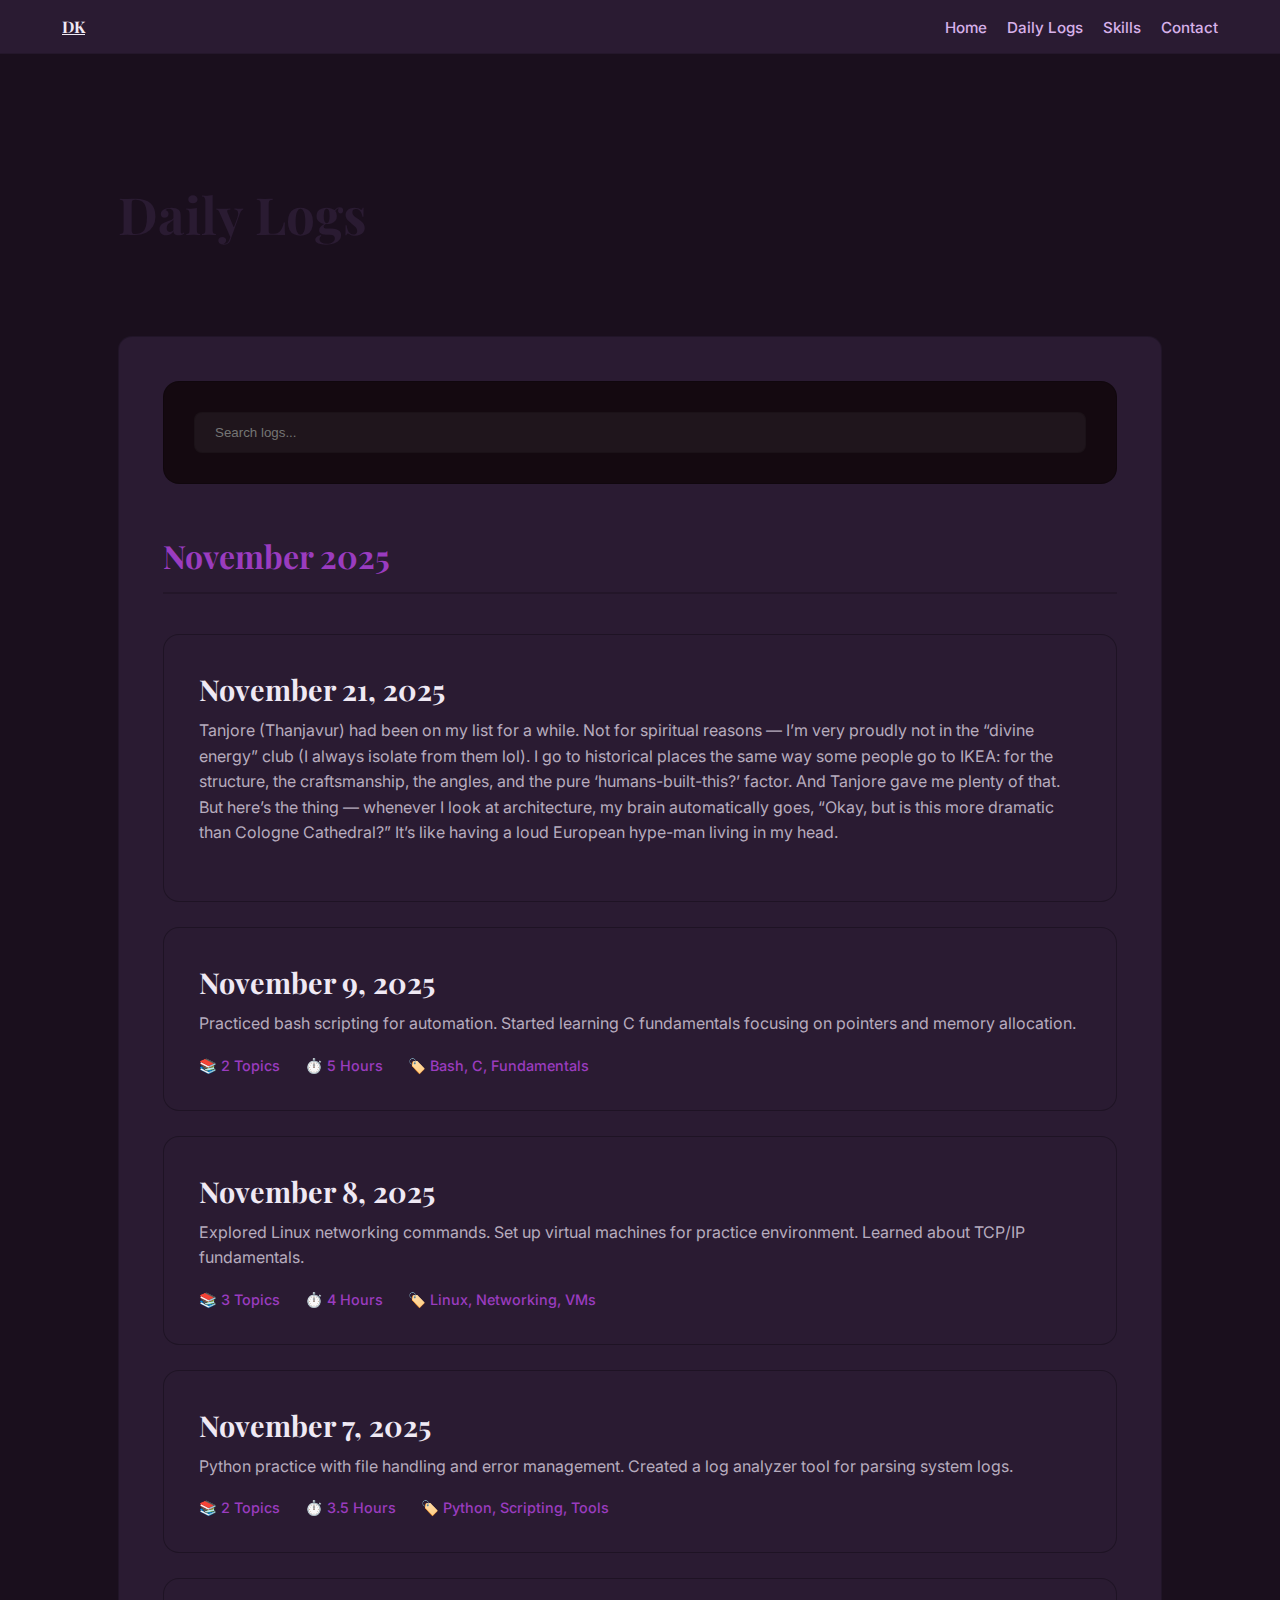
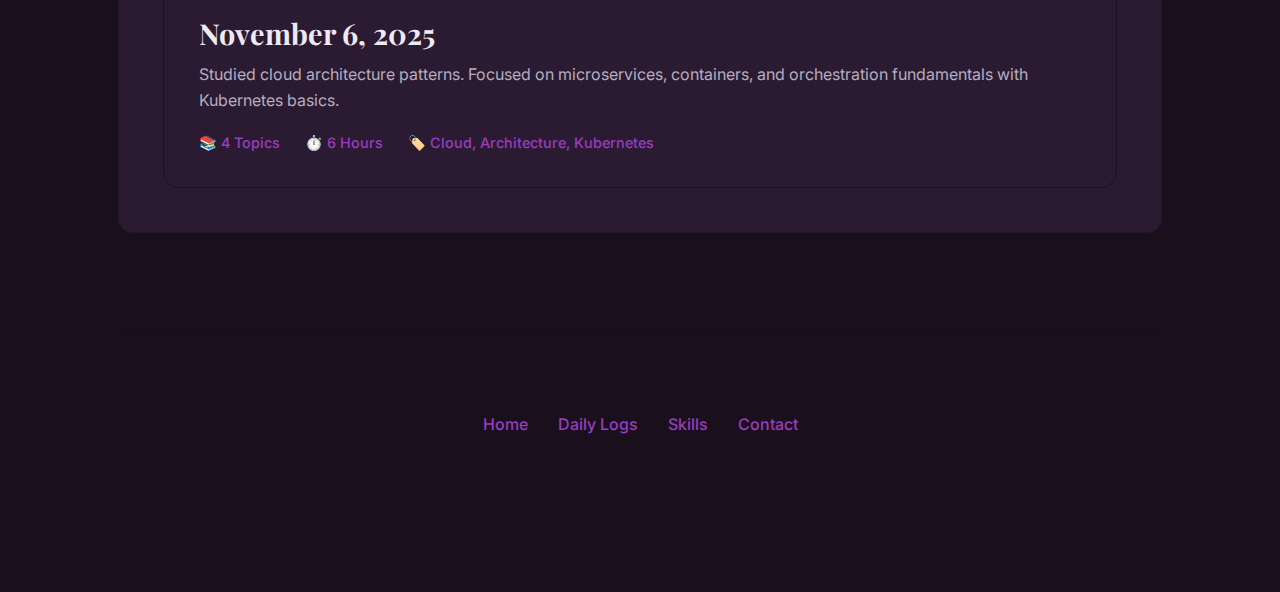
<file: blog-v0.4.9/daily-logs.html>
<!DOCTYPE html>
<html lang="en">
<head>
    <meta charset="UTF-8">
    <meta name="viewport" content="width=device-width, initial-scale=1.0">
    <title>Daily Logs | Dhayalan K</title>
    <link rel="stylesheet" href="style.css">
    <style>
        /* Page-specific styles */
        .page-header {
            margin-top: 100px;
            padding-top: 40px;
        }

        .log-list {
            display: grid;
            gap: 25px;
            margin-top: 40px;
        }

        .log-card {
            background: var(--surface);
            border: 1px solid rgba(0,0,0,0.28);
            padding: 35px;
            border-radius: 16px;
            transition: all 0.4s ease;
            text-decoration: none;
            color: inherit;
            display: block;
            position: relative;
            overflow: hidden;
        }

        .log-card::before {
            content: '';
            position: absolute;
            left: 0;
            top: 0;
            width: 4px;
            height: 0;
            background: var(--accent);
            transition: height 0.4s ease;
        }

        .log-card:hover {
            background: var(--surface-elev);
            border-color: var(--accent);
            transform: translateX(15px);
            /* use a neutral, subtle shadow instead of a bright accent glow */
            box-shadow: 0 10px 28px rgba(0, 0, 0, 0.18);
        }

        .log-card:hover::before {
            height: 100%;
        }

        .log-date {
            font-family: 'Playfair Display', serif;
            color: var(--text-primary);
            font-size: 1.8em;
            font-weight: 700;
            margin-bottom: 10px;
        }

        .log-summary {
            color: var(--text-secondary);
            font-size: 1em;
            line-height: 1.6;
            margin-bottom: 20px;
        }

        .log-meta {
            display: flex;
            gap: 25px;
            color: var(--accent);
            font-size: 0.9em;
            font-weight: 500;
            flex-wrap: wrap;
        }

        .log-meta span {
            display: flex;
            align-items: center;
            gap: 8px;
        }

        .filter-section {
            display: flex;
            gap: 15px;
            flex-wrap: wrap;
            margin-bottom: 40px;
            padding: 30px;
            background: rgba(18,8,12,0.9);
            border-radius: 16px;
            border: 1px solid rgba(0,0,0,0.18);

            /* ensure this area is above floating overlays on hosted site */
            position: relative;
            z-index: 300;
            pointer-events: auto;
        }

        .filter-section .search-box {
            position: relative;
            z-index: 301;
            pointer-events: auto;
        }

        .filter-btn {
            padding: 10px 25px;
            background: rgba(154,60,191,0.06);
            border: 1px solid rgba(0,0,0,0.12);
            color: var(--text-on-dark);
            border-radius: 20px;
            cursor: pointer;
            transition: all 0.3s ease;
            font-family: 'Space Grotesk', sans-serif;
            font-weight: 500;
        }

        .filter-btn:hover,
        .filter-btn.active {
            background: var(--accent);
            color: var(--text-primary);
            border-color: var(--accent);
        }

        .search-box {
            flex: 1;
            min-width: 250px;
            padding: 12px 20px;
            background: rgba(255,255,255,0.05); /* slightly stronger contrast for readability */
            border: 1px solid rgba(0,0,0,0.14);
            border-radius: 8px;
            color: var(--text-primary);
            font-family: 'Space Grotesk', sans-serif;
            transition: all 0.3s ease;
        }

        .search-box:focus {
            outline: none;
            border-color: var(--accent);
            /* remove colored focus glow */
            box-shadow: 0 0 10px rgba(154,60,191,0.12); /* subtle royal hemlock focus ring */
        }

        .month-divider {
            font-family: 'Playfair Display', serif;
            color: var(--accent);
            font-size: 2em;
            font-weight: 700;
            margin: 50px 0 30px 0;
            padding-bottom: 15px;
            border-bottom: 2px solid rgba(0,0,0,0.16);
        }

        .no-results-message {
            text-align: center;
            padding: 60px 20px;
            color: var(--text-on-dark);
            font-size: 1.2em;
            background: rgba(255,255,255,0.03); /* visible over dark surface */
            border-radius: 12px;
            border: 1px dashed rgba(255,255,255,0.06);
            margin-top: 30px;
            display: none;
        }

        /* Mobile responsive styles */
        @media (max-width: 768px) {
            .page-header {
                margin-top: 80px;
                padding-top: 20px;
            }

            .page-header h1 {
                font-size: 2.5em;
            }

            .page-header p {
                font-size: 1.1em;
            }

            .filter-section {
                padding: 20px;
                gap: 10px;
            }

            .search-box {
                min-width: 100%;
                width: 100%;
            }

            .filter-btn {
                padding: 8px 18px;
                font-size: 0.9em;
            }

            .log-card {
                padding: 25px;
            }

            .log-card:hover {
                transform: translateX(8px);
            }

            .log-date {
                font-size: 1.5em;
            }

            .log-summary {
                font-size: 0.95em;
            }

            .log-meta {
                gap: 15px;
                font-size: 0.85em;
            }

            .month-divider {
                font-size: 1.6em;
                margin: 30px 0 20px 0;
            }

            .container {
                padding: 20px;
            }

            nav {
                padding: 15px 20px;
            }

            .nav-links {
                gap: 15px;
            }

            .nav-links a {
                font-size: 0.85em;
            }
        }

        /* Extra small devices */
        @media (max-width: 480px) {
            .page-header h1 {
                font-size: 2em;
            }

            .log-date {
                font-size: 1.3em;
            }

            .log-meta {
                flex-direction: column;
                gap: 10px;
            }

            .filter-section {
                padding: 15px;
            }

            .nav-links {
                gap: 10px;
            }

            .nav-links a {
                font-size: 0.8em;
            }
        }
    </style>
</head>
<body>
    

    <nav>
        <div class="nav-content">
            <a href="index.html" class="logo">DK</a>
            <ul class="nav-links">
                <li><a href="index.html">Home</a></li>
                <li><a href="daily-logs.html" class="active">Daily Logs</a></li>
                <li><a href="index.html#focus">Skills</a></li>
                <li><a href="index.html#contact">Contact</a></li>
            </ul>
        </div>
    </nav>

    <div class="container">
        <div class="page-header">
            <h1 style="color:var(--charade)">Daily Logs</h1>
            <p>My journey towards mastering Cloud Security</p>
        </div>

        <div class="content-section">
            <div class="filter-section">
                <input type="text" class="search-box" placeholder="Search logs...">
            </div>

            <div class="month-divider">November 2025</div>

            <div class="log-list">
                <a href="trip.html" class="log-card">
                    <div class="log-date">November 21, 2025</div>
                    <div class="log-summary">
                        Tanjore (Thanjavur) had been on my list for a while. Not for spiritual reasons — I’m very proudly not in the “divine energy” club (I always isolate from them lol).
I go to historical places the same way some people go to IKEA: for the structure, the craftsmanship, the angles, and the pure ‘humans-built-this?’ factor.

And Tanjore gave me plenty of that.

But here’s the thing — whenever I look at architecture, my brain automatically goes,
“Okay, but is this more dramatic than Cologne Cathedral?”
It’s like having a loud European hype-man living in my head.
                    </div>
                </a>

                <a href="2025-11-09.html" class="log-card">
                    <div class="log-date">November 9, 2025</div>
                    <div class="log-summary">
                        Practiced bash scripting for automation. Started learning C fundamentals focusing 
                        on pointers and memory allocation.
                    </div>
                    <div class="log-meta">
                        <span>📚 2 Topics</span>
                        <span>⏱️ 5 Hours</span>
                        <span>🏷️ Bash, C, Fundamentals</span>
                    </div>
                </a>

                <a href="2025-11-08.html" class="log-card">
                    <div class="log-date">November 8, 2025</div>
                    <div class="log-summary">
                        Explored Linux networking commands. Set up virtual machines for practice environment. 
                        Learned about TCP/IP fundamentals.
                    </div>
                    <div class="log-meta">
                        <span>📚 3 Topics</span>
                        <span>⏱️ 4 Hours</span>
                        <span>🏷️ Linux, Networking, VMs</span>
                    </div>
                </a>

                <a href="2025-11-07.html" class="log-card">
                    <div class="log-date">November 7, 2025</div>
                    <div class="log-summary">
                        Python practice with file handling and error management. Created a log analyzer tool 
                        for parsing system logs.
                    </div>
                    <div class="log-meta">
                        <span>📚 2 Topics</span>
                        <span>⏱️ 3.5 Hours</span>
                        <span>🏷️ Python, Scripting, Tools</span>
                    </div>
                </a>

                <a href="2025-11-06.html" class="log-card">
                    <div class="log-date">November 6, 2025</div>
                    <div class="log-summary">
                        Studied cloud architecture patterns. Focused on microservices, containers, and 
                        orchestration fundamentals with Kubernetes basics.
                    </div>
                    <div class="log-meta">
                        <span>📚 4 Topics</span>
                        <span>⏱️ 6 Hours</span>
                        <span>🏷️ Cloud, Architecture, Kubernetes</span>
                    </div>
                </a>

                <div class="no-results-message" role="status" aria-live="polite">
                    🔍 No logs found matching your criteria
                </div>
            </div>
        </div>

        <footer>
            <div class="footer-links">
                <a href="index.html">Home</a>
                <a href="daily-logs.html">Daily Logs</a>
                <a href="index.html#focus">Skills</a>
                <a href="index.html#contact">Contact</a>
            </div>
            <p>© 2025 Dhayalan K · Designed & Developed with Purpose</p>
        </footer>
    </div>

    <script>
        // Safe, robust search for log-cards
        (function() {
            const searchBox = document.querySelector('.search-box');
            const logCards = Array.from(document.querySelectorAll('.log-card'));
            const noResultsMsg = document.querySelector('.no-results-message');

            let currentSearch = '';

            // debounce helper to reduce rapid reflows while typing
            function debounce(fn, wait = 180) {
                let t = null;
                return (...args) => {
                    clearTimeout(t);
                    t = setTimeout(() => fn(...args), wait);
                };
            }

            // normalize text by lowercasing and removing excess punctuation
            function normalize(str) {
                return (str || '')
                    .toLowerCase()
                    .replace(/[\u2000-\u206F\u2E00-\u2E7F\"'()\[\]{}<>.,:;!@#?$%^&*+=~`|\/\\-]/g, ' ')
                    .replace(/\s+/g, ' ')
                    .trim();
            }

            // Build a searchable 'index' for each card once (avoid querying nodes repeatedly)
            const indexed = logCards.map(card => {
                const summaryEl = card.querySelector('.log-summary');
                const dateEl = card.querySelector('.log-date');
                const metaEl = card.querySelector('.log-meta');

                const summary = summaryEl ? summaryEl.textContent : '';
                const date = dateEl ? dateEl.textContent : '';

                // tags can be missing on some cards; gracefully handle that
                let tags = '';
                if (metaEl) {
                    // join all spans in meta so a search for 'linux' or 'vm' will match
                    tags = Array.from(metaEl.querySelectorAll('span')).map(s => s.textContent).join(' ');
                }

                const cardText = normalize([summary, date, tags].join(' '));

                return { card, cardText };
            });

            function applyFilters() {
                // parse query into an array of terms; treat multiple words as AND terms
                const q = normalize(currentSearch);
                const terms = q === '' ? [] : q.split(' ').filter(Boolean);

                let visibleCount = 0;

                indexed.forEach(({ card, cardText }) => {
                    const matches = terms.length === 0 || terms.every(t => cardText.includes(t));
                    card.style.display = matches ? 'block' : 'none';
                    if (matches) visibleCount++;
                });

                noResultsMsg.style.display = visibleCount === 0 ? 'block' : 'none';
            }

            const debounced = debounce(() => applyFilters(), 180);

            // Update the search string and kick off the debounced filtering
            searchBox.addEventListener('input', (ev) => {
                currentSearch = ev.target.value || '';
                debounced();
            });

            // optional: handle clearing with Esc key for a nice UX
            searchBox.addEventListener('keydown', (ev) => {
                if (ev.key === 'Escape') {
                    searchBox.value = '';
                    currentSearch = '';
                    applyFilters();
                }
            });

            // initial run (in case the page has a pre-filled value)
            currentSearch = searchBox.value || '';
            applyFilters();
        })();
    </script>
</body>
</html>
</file>
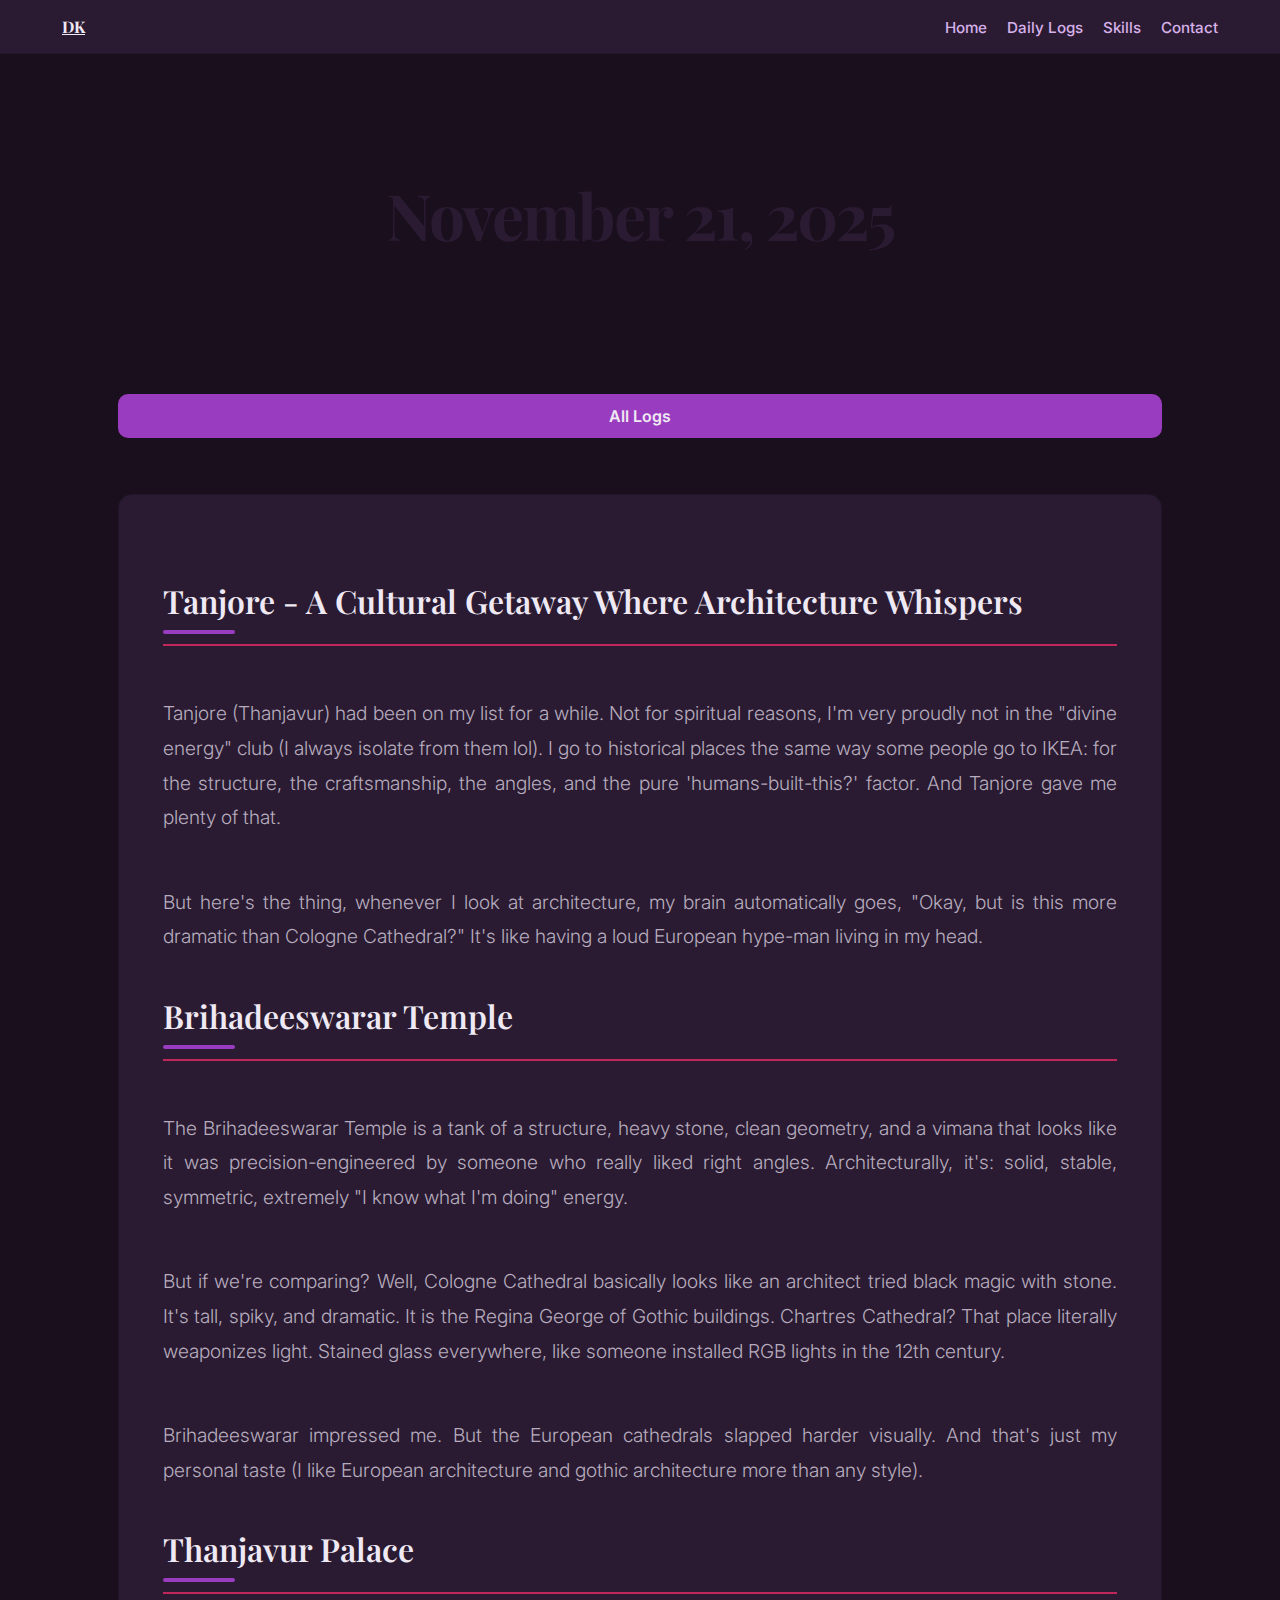
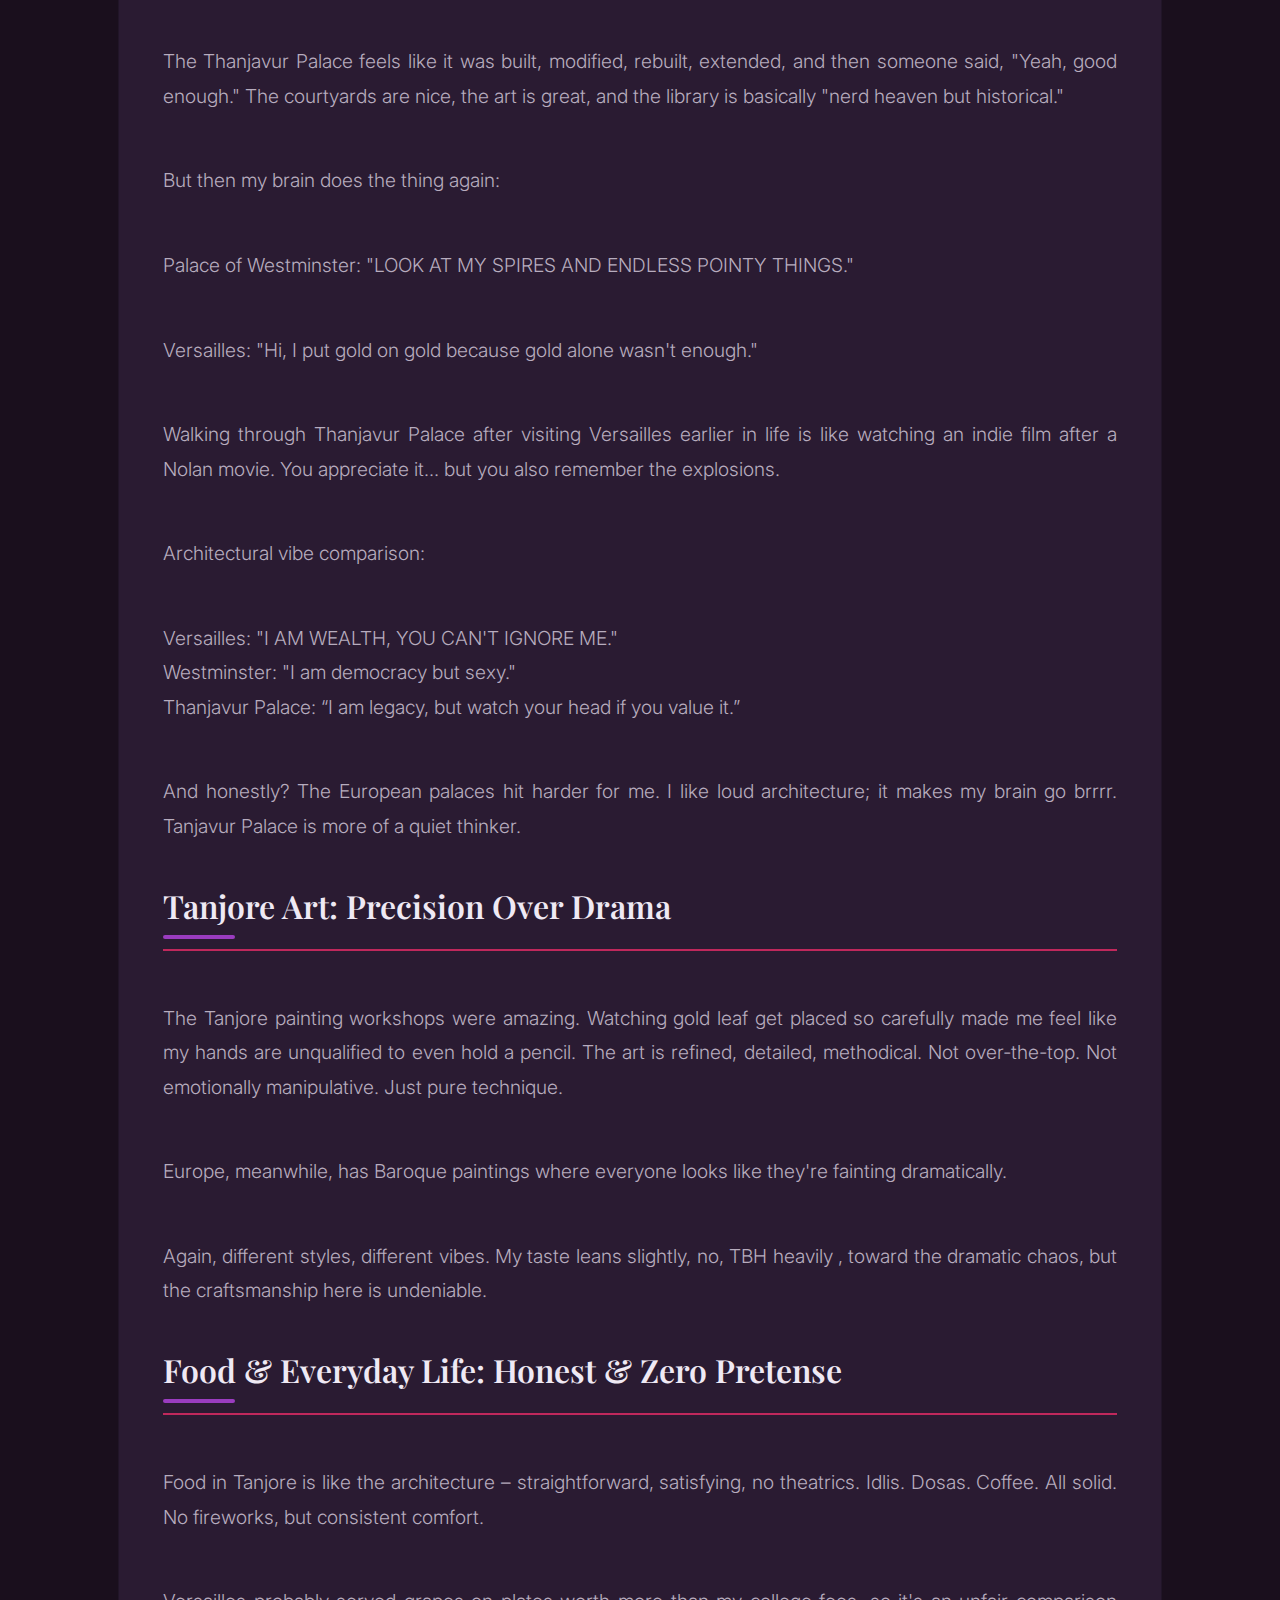
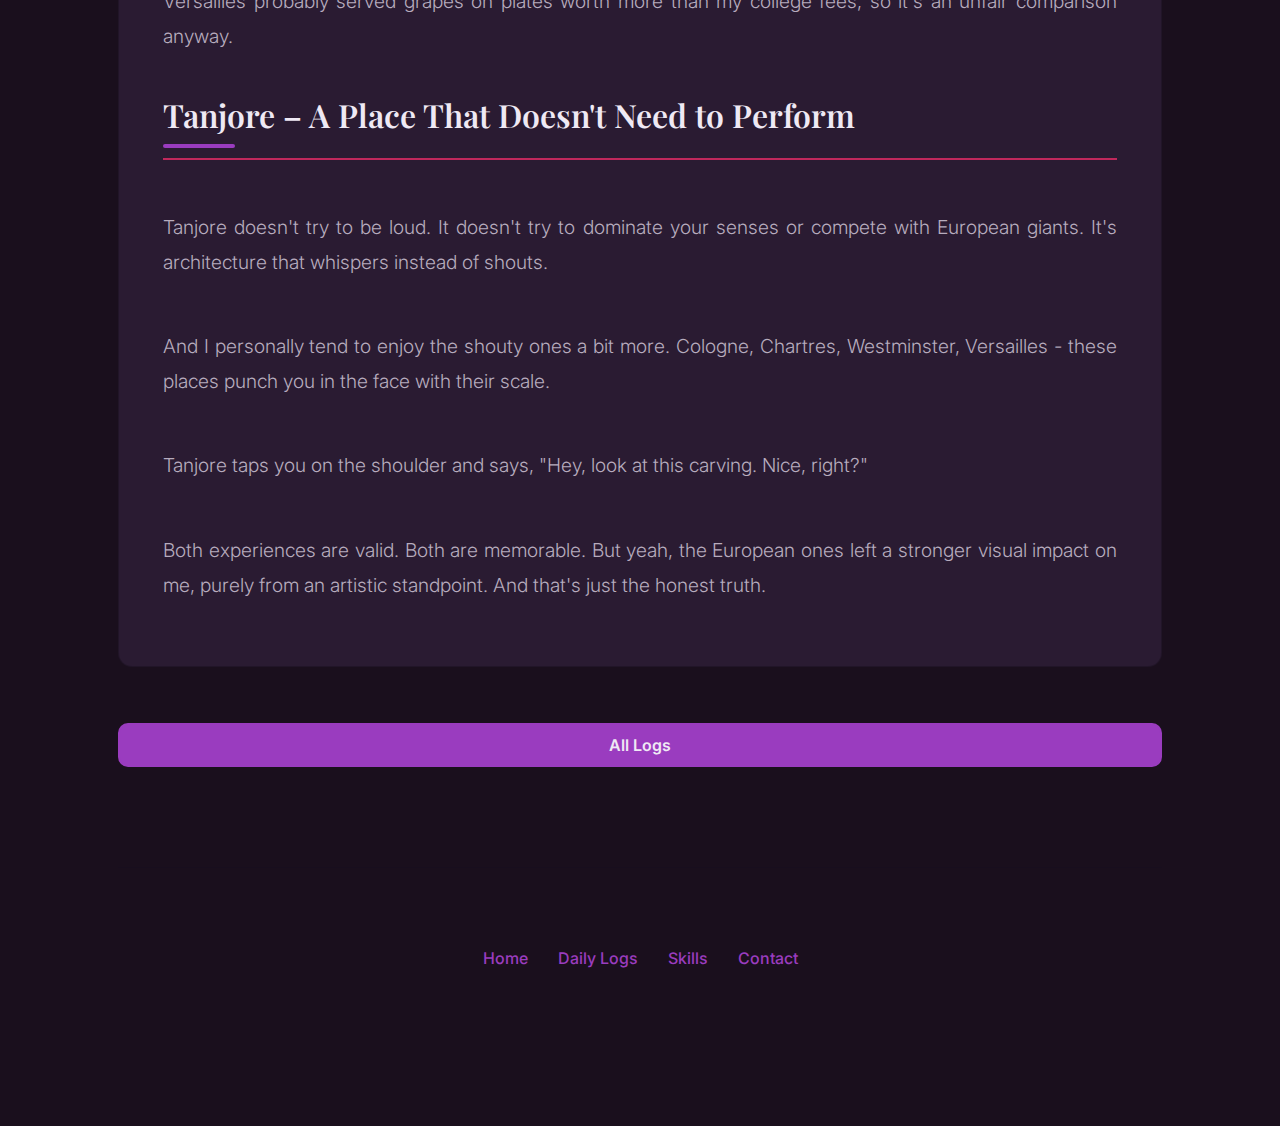
<file: blog-v0.4.9/trip.html>
<!DOCTYPE html>
<html lang="en">
<head>
    <meta charset="UTF-8">
    <meta name="viewport" content="width=device-width, initial-scale=1.0">
    <title>Tanjore - A Cultural Getaway Where Architecture Whispers</title>
    <link rel="stylesheet" href="style.css">
    <style>
        .page-header {
            text-align: center;
            padding: 140px 20px 60px;
            animation: fadeInDown 1s ease-out;
        }

        .page-header h1 {
            font-family: 'Playfair Display', serif;
            color: var(--text-primary);
            font-size: 4em;
            margin-bottom: 20px;
            font-weight: 700;
            letter-spacing: -2px;
            line-height: 1.1;
              color: var(--accent);
              /* Removed gradient background for solid color */
              /* -webkit-background-clip: text; */
              /* -webkit-text-fill-color: transparent; */
              /* background-clip: text; */
        }

        .page-header p {
            font-size: 1.25em;
            color: var(--text-on-light); /* Vampire Black on dusty page background for stronger contrast */
            font-weight: 500; /* slightly stronger */
            letter-spacing: 1px;
        }

        .log-entry {
            background: var(--surface);
            border-left: 4px solid var(--accent);
            padding: 30px;
            margin: 30px 0;
            border-radius: 12px;
            transition: all 0.3s ease;
        }

        .log-entry:hover {
            background: var(--surface-elev);
            transform: translateX(10px);
        }

        .log-time {
            color: var(--accent);
            font-weight: 600;
            font-size: 0.9em;
            margin-bottom: 10px;
            display: block;
        }

        .log-title {
            color: var(--text-primary);
            font-size: 1.3em;
            font-weight: 600;
            margin-bottom: 15px;
            font-family: 'Playfair Display', serif;
        }

        .log-content {
            color: var(--text-secondary);
            line-height: 1.8;
        }

        .content-section h2 {
            color: var(--text-primary);
            font-size: 2em;
            font-weight: 600;
            margin: 40px 0 20px;
            font-family: 'Playfair Display', serif;
            border-bottom: 2px solid var(--accent-border);
            padding-bottom: 10px;
        }

        .content-section p {
            color: var(--text-secondary);
            line-height: 1.8;
            margin-bottom: 20px;
            text-align: justify;
        }

        .tags {
            display: flex;
            gap: 10px;
            flex-wrap: wrap;
            margin-top: 20px;
        }

        .tag {
            background: rgba(215,177,233,0.06);
            color: var(--text-on-dark);
            padding: 6px 15px;
            border-radius: 20px;
            font-size: 0.85em;
            border: 1px solid rgba(0,0,0,0.12);
        }

        .nav-buttons {
            display: flex;
            justify-content: space-between;
            margin: 40px 0;
            gap: 20px;
            flex-wrap: wrap;
        }

        .nav-btn {
            flex: 1;
            text-align: center;
            min-width: 200px;
        }

        .stats-grid {
            display: grid;
            grid-template-columns: repeat(auto-fit, minmax(200px, 1fr));
            gap: 20px;
            margin: 30px 0;
        }

        .stat-card {
            background: rgba(0,0,0,0.06);
            border: 1px solid rgba(0,0,0,0.12);
            padding: 25px;
            border-radius: 12px;
            text-align: center;
        }

        .stat-number {
            font-size: 2.5em;
            font-weight: 700;
            color: var(--accent);
            font-family: 'Playfair Display', serif;
        }

        .stat-label {
            color: var(--text-secondary);
            font-size: 0.9em;
            margin-top: 10px;
        }

        @media (max-width: 768px) {
            .page-header h1 {
                font-size: 2.5em;
            }

            .nav-buttons {
                flex-direction: column;
            }

            .nav-btn {
                width: 100%;
            }
        }
    </style>
</head>
<body>
    

    <nav>
        <div class="nav-content">
            <a href="index.html" class="logo">DK</a>
            <ul class="nav-links">
                <li><a href="index.html">Home</a></li>
                <li><a href="daily-logs.html" class="active">Daily Logs</a></li>
                <li><a href="index.html#focus">Skills</a></li>
                <li><a href="index.html#contact">Contact</a></li>
            </ul>
        </div>
    </nav>

    <div class="container">
        <div class="page-header">
            <h1 style="color:var(--charade)">November 21, 2025</h1>
            <p>Trip to Tanjore</p>
        </div>

        <div class="nav-buttons">
            <a href="daily-logs.html" class="btn btn-primary nav-btn">All Logs</a>
        </div>

        <div class="content-section">
            <h2>Tanjore - A Cultural Getaway Where Architecture Whispers</h2>
            <p>
                Tanjore (Thanjavur) had been on my list for a while. Not for spiritual reasons, I'm very proudly not in the "divine energy" club (I always isolate from them lol). I go to historical places the same way some people go to IKEA: for the structure, the craftsmanship, the angles, and the pure 'humans-built-this?' factor.
                And Tanjore gave me plenty of that.
            </p>
            <p>
                But here's the thing, whenever I look at architecture, my brain automatically goes, "Okay, but is this more dramatic than Cologne Cathedral?" It's like having a loud European hype-man living in my head.
            </p>

            <h2>Brihadeeswarar Temple</h2>
            <p>
                The Brihadeeswarar Temple is a tank of a structure, heavy stone, clean geometry, and a vimana that looks like it was precision-engineered by someone who really liked right angles.
                Architecturally, it's: solid, stable, symmetric, extremely "I know what I'm doing" energy.
            </p>
            <p>
                But if we're comparing? Well, Cologne Cathedral basically looks like an architect tried black magic with stone. It's tall, spiky, and dramatic. It is the Regina George of Gothic buildings.
                Chartres Cathedral? That place literally weaponizes light. Stained glass everywhere, like someone installed RGB lights in the 12th century.
            </p>
            <p>
                Brihadeeswarar impressed me. But the European cathedrals slapped harder visually. And that's just my personal taste (I like European architecture and gothic architecture more than any style).
            </p>

            <h2>Thanjavur Palace</h2>
            <p>
                The Thanjavur Palace feels like it was built, modified, rebuilt, extended, and then someone said, "Yeah, good enough." The courtyards are nice, the art is great, and the library is basically "nerd heaven but historical."
            </p>
            <p>
                But then my brain does the thing again:
            </p>
            <p>
                Palace of Westminster: "LOOK AT MY SPIRES AND ENDLESS POINTY THINGS."
            </p>
            <p>
                Versailles: "Hi, I put gold on gold because gold alone wasn't enough."
            </p>
            <p>
                Walking through Thanjavur Palace after visiting Versailles earlier in life is like watching an indie film after a Nolan movie. You appreciate it… but you also remember the explosions.
            </p>
            <p>
                Architectural vibe comparison:
            </p>
            <p>
                Versailles: "I AM WEALTH, YOU CAN'T IGNORE ME."<br>
                Westminster: "I am democracy but sexy."<br>
                Thanjavur Palace: “I am legacy, but watch your head if you value it.”
            </p>
            <p>
                And honestly? The European palaces hit harder for me. I like loud architecture; it makes my brain go brrrr. Tanjavur Palace is more of a quiet thinker.
            </p>

            <h2>Tanjore Art: Precision Over Drama</h2>
            <p>
                The Tanjore painting workshops were amazing. Watching gold leaf get placed so carefully made me feel like my hands are unqualified to even hold a pencil.
                The art is refined, detailed, methodical. Not over-the-top. Not emotionally manipulative. Just pure technique.
            </p>
            <p>
                Europe, meanwhile, has Baroque paintings where everyone looks like they're fainting dramatically.
            </p>
            <p>
                Again, different styles, different vibes. My taste leans slightly, no, TBH heavily , toward the dramatic chaos, but the craftsmanship here is undeniable.
            </p>

            <h2>Food & Everyday Life: Honest & Zero Pretense</h2>
            <p>
                Food in Tanjore is like the architecture – straightforward, satisfying, no theatrics. Idlis. Dosas. Coffee. All solid. No fireworks, but consistent comfort.
            </p>
            <p>
                Versailles probably served grapes on plates worth more than my college fees, so it's an unfair comparison anyway.
            </p>

            <h2>Tanjore – A Place That Doesn't Need to Perform</h2>
            <p>
                Tanjore doesn't try to be loud. It doesn't try to dominate your senses or compete with European giants.
                It's architecture that whispers instead of shouts.
            </p>
            <p>
                And I personally tend to enjoy the shouty ones a bit more. Cologne, Chartres, Westminster, Versailles - these places punch you in the face with their scale.
            </p>
            <p>
                Tanjore taps you on the shoulder and says, "Hey, look at this carving. Nice, right?"
            </p>
            <p>
                Both experiences are valid. Both are memorable. But yeah, the European ones left a stronger visual impact on me, purely from an artistic standpoint.
                And that's just the honest truth.
            </p>
        </div>

        <div class="nav-buttons">
            <a href="daily-logs.html" class="btn btn-primary nav-btn">All Logs</a>
        </div>

        <footer>
            <div class="footer-links">
                <a href="index.html">Home</a>
                <a href="daily-logs.html">Daily Logs</a>
                <a href="index.html#focus">Skills</a>
                <a href="index.html#contact">Contact</a>
            </div>
            <p>© 2025 Dhayalan K · Designed & Developed with Purpose</p>
        </footer>
    </div>

    <script>
        // Smooth scroll for navigation
        document.querySelectorAll('a[href^="#"]').forEach(anchor => {
            anchor.addEventListener('click', function (e) {
                e.preventDefault();
                const target = document.querySelector(this.getAttribute('href'));
                if (target) {
                    target.scrollIntoView({
                        behavior: 'smooth',
                        block: 'start'
                    });
                }
            });
        });

        // Hide/show nav on scroll
        let lastScroll = 0;
        const nav = document.querySelector('nav');

        window.addEventListener('scroll', () => {
            const currentScroll = window.pageYOffset;
            
            if (currentScroll > 100) {
                if (currentScroll > lastScroll) {
                    nav.style.transform = 'translateY(-100%)';
                } else {
                    nav.style.transform = 'translateY(0)';
                }
            }
            
            lastScroll = currentScroll;
        });
    </script>
</body>
</html>
</file>
<file: blog-v0.3.7/style.css>
/* shared-styles.css - Exact match to original design */

@import url('https://fonts.googleapis.com/css2?family=Playfair+Display:wght@400;600;700;900&family=Space+Grotesk:wght@300;400;500;600;700&display=swap');

* {
    margin: 0;
    padding: 0;
    box-sizing: border-box;
}

body {
    font-family: 'Space Grotesk', sans-serif;
    background: #0a0a0a;
    color: #e0e0e0;
    overflow-x: hidden;
    position: relative;
}

body::before {
    /* intentionally clear gradient background to remove site-wide colored glow */
    content: '';
    position: fixed;
    top: 0;
    left: 0;
    width: 100%;
    height: 100%;
    background: transparent;
    pointer-events: none;
    z-index: 0;
}

@keyframes gradientShift {
    0%, 100% { opacity: 1; }
    50% { opacity: 0.8; }
}

.noise {
    /* hide noise overlay */
    display: none;
}

.floating-shapes {
    /* hide decorative floating shapes which create colorful glows */
    display: none;
}

.shape {
    position: absolute;
    border-radius: 50%;
    filter: none;
    opacity: 0;
    animation: none;
}

.shape:nth-child(1) {
    width: 300px;
    height: 300px;
    background: linear-gradient(135deg, #8b5cf6, #a78bfa);
    top: 20%;
    left: 10%;
    animation-delay: 0s;
}

.shape:nth-child(2) {
    width: 250px;
    height: 250px;
    background: linear-gradient(135deg, #c4b5fd, #8b5cf6);
    top: 60%;
    right: 15%;
    animation-delay: 5s;
}

.shape:nth-child(3) {
    width: 200px;
    height: 200px;
    background: linear-gradient(135deg, #a78bfa, #c4b5fd);
    bottom: 20%;
    left: 50%;
    animation-delay: 10s;
}

@keyframes float {
    0%, 100% { transform: translate(0, 0) scale(1); }
    33% { transform: translate(30px, -30px) scale(1.1); }
    66% { transform: translate(-20px, 20px) scale(0.9); }
}

.container {
    max-width: 1400px;
    margin: 0 auto;
    padding: 40px;
    position: relative;
    z-index: 2;
}

nav {
    position: fixed;
    top: 0;
    left: 0;
    right: 0;
    background: rgba(10, 10, 10, 0.85);
    backdrop-filter: blur(20px);
    border-bottom: 1px solid rgba(139, 92, 246, 0.15);
    padding: 20px 40px;
    z-index: 1000;
    transform: translateY(-100%);
    animation: slideDown 0.6s ease forwards 0.3s;
}

@keyframes slideDown {
    to { transform: translateY(0); }
}

.nav-content {
    max-width: 1400px;
    margin: 0 auto;
    display: flex;
    justify-content: space-between;
    align-items: center;
    padding: 0 20px;
}

.logo {
    font-family: 'Playfair Display', serif;
    font-size: 1.5em;
    font-weight: 700;
    color: #fff;
    letter-spacing: -0.5px;
    display: flex;
    align-items: center;
    gap: 12px;
    text-decoration: none;
}

.logo-icon {
    width: 32px;
    height: 32px;
    /* remove colored drop-shadow */
    filter: none;
}

.nav-links {
    display: flex;
    gap: 40px;
    list-style: none;
    margin-right: 20px;
}

.nav-links a {
    color: #c4b5fd;
    text-decoration: none;
    font-weight: 500;
    transition: color 0.3s ease;
    position: relative;
    font-size: 0.95em;
}

.nav-links a::after {
    content: '';
    position: absolute;
    bottom: -5px;
    left: 0;
    width: 0;
    height: 2px;
    background: #8b5cf6;
    transition: width 0.3s ease;
}

.nav-links a:hover {
    color: #fff;
}

.nav-links a:hover::after {
    width: 100%;
}

.content-section {
    background: linear-gradient(135deg, rgba(26, 26, 26, 0.7) 0%, rgba(15, 15, 15, 0.9) 100%);
    backdrop-filter: blur(20px);
    border: 1px solid rgba(139, 92, 246, 0.25);
    padding: 90px 70px;
    margin: 80px 0;
    border-radius: 24px;
    animation: fadeInUp 1s ease-out;
    position: relative;
    transition: all 0.4s ease;
    overflow: hidden;
}

.content-section::before {
    content: '';
    position: absolute;
    top: 0;
    left: 0;
    width: 100%;
    height: 100%;
    background: linear-gradient(135deg, rgba(139, 92, 246, 0.05), transparent);
    opacity: 0;
    transition: opacity 0.4s ease;
    pointer-events: none; /* prevent blocking clicks */
    z-index: 0;
}
.content-section > * {
    position: relative;
    z-index: 1;
}

.content-section:hover {
    border-color: rgba(139, 92, 246, 0.5);
    transform: translateY(-5px);
    box-shadow: 0 20px 60px rgba(0, 0, 0, 0.4);
}

.content-section:hover::before {
    opacity: 1;
}

h2 {
    font-family: 'Playfair Display', serif;
    color: #ffffff;
    font-size: 3.5em;
    margin-bottom: 40px;
    font-weight: 700;
    letter-spacing: -1px;
    position: relative;
    display: inline-block;
}

h2::after {
    content: '';
    position: absolute;
    bottom: -15px;
    left: 0;
    width: 80px;
    height: 4px;
    background: linear-gradient(90deg, #8b5cf6, #a78bfa);
    border-radius: 2px;
}

.content-section p {
    line-height: 2;
    color: #c4b5fd;
    font-size: 1.2em;
    margin-top: 50px;
    font-weight: 300;
}

.btn {
    font-family: 'Space Grotesk', sans-serif;
    padding: 18px 45px;
    border: 2px solid #8b5cf6;
    background: transparent;
    font-size: 1em;
    cursor: pointer;
    transition: all 0.4s cubic-bezier(0.4, 0, 0.2, 1);
    text-decoration: none;
    display: inline-block;
    letter-spacing: 0.5px;
    font-weight: 600;
    position: relative;
    overflow: hidden;
    border-radius: 8px;
}

.btn::before {
    content: '';
    position: absolute;
    top: 50%;
    left: 50%;
    width: 0;
    height: 0;
    border-radius: 50%;
    background: #8b5cf6;
    transition: width 0.5s ease, height 0.5s ease;
    transform: translate(-50%, -50%);
    z-index: -1;
}

.btn:hover::before {
    width: 300%;
    height: 300%;
}

.btn-primary {
    background: #8b5cf6;
    color: #ffffff;
    border: 2px solid #8b5cf6;
}

.btn-primary::before {
    background: #7c3aed;
}

.btn-primary:hover {
    transform: translateY(-3px);
    /* use a subtle neutral shadow instead of a bright purple glow */
    box-shadow: 0 6px 20px rgba(0, 0, 0, 0.18);
}

.btn-secondary {
    color: #8b5cf6;
}

.btn-secondary:hover {
    color: #ffffff;
    border-color: #8b5cf6;
}

footer {
    text-align: center;
    padding: 80px 20px;
    color: #6b7280;
    margin-top: 100px;
    border-top: 1px solid rgba(139, 92, 246, 0.15);
    font-weight: 300;
    position: relative;
}

.footer-links {
    display: flex;
    justify-content: center;
    gap: 30px;
    margin-bottom: 30px;
}

.footer-links a {
    color: #8b5cf6;
    text-decoration: none;
    transition: all 0.3s ease;
    font-weight: 500;
}

.footer-links a:hover {
    color: #a78bfa;
    transform: translateY(-2px);
}

@keyframes fadeInDown {
    from {
        opacity: 0;
        transform: translateY(-40px);
    }
    to {
        opacity: 1;
        transform: translateY(0);
    }
}

@keyframes fadeInUp {
    from {
        opacity: 0;
        transform: translateY(40px);
    }
    to {
        opacity: 1;
        transform: translateY(0);
    }
}

.filter-section {
    position: relative;
    z-index: 200; /* raise above floating overlays */
    pointer-events: auto;
}

.filter-section .search-box {
    position: relative;
    z-index: 201;
    pointer-events: auto;
}

@media (max-width: 768px) {
    nav {
        padding: 15px 20px;
    }

    .nav-links {
        gap: 20px;
    }

    .nav-links a {
        font-size: 0.85em;
    }

    h2 {
        font-size: 2.5em;
    }

    .content-section {
        padding: 60px 35px;
        margin: 50px 0;
    }
}
</file>
<file: blog-v0.4.1/style.css>
/* Final minimal, noise-free stylesheet (single, clean copy)
    - Gothic / Noir palette (Vampire Black, Charade, Wine Red) via CSS variables
    - No noisy overlays, gradients, or neon glows — solid surfaces, clear accents
    - Consistent minimal styles for all pages
*/

@import url('https://fonts.googleapis.com/css2?family=Inter:wght@300;400;600;700;800&family=Playfair+Display:wght@400;600;700;900&display=swap');

/* removed duplicate old palette — using the modern gothic palette defined later */
*{box-sizing:border-box;margin:0;padding:0}
html,body{height:100%}
body{font-family:'Inter',system-ui,-apple-system,'Segoe UI',Roboto,sans-serif;background:var(--bg);color:var(--text-on-light);-webkit-font-smoothing:antialiased}

/* disable decorative overlays */
.noise,.floating-shapes{display:none!important}

.container{max-width:1100px;margin:0 auto;padding:28px}

/* NAV */
nav{position:fixed;top:0;left:0;right:0;background:var(--charade);backdrop-filter:blur(4px);border-bottom:1px solid rgba(0,0,0,0.12);z-index:1000}
.nav-content{display:flex;align-items:center;justify-content:space-between;padding:16px 22px;max-width:1200px;margin:0 auto}
.logo{font-family:'Playfair Display',serif;color:var(--text-primary);font-weight:700}
.nav-links{display:flex;gap:20px;list-style:none}
.nav-links a{color:var(--accent-soft);text-decoration:none;font-weight:500;font-size:.95rem}
.nav-links a:hover{color:var(--text-primary)}

/* HEADER */
header{padding:140px 18px 64px;text-align:center}
.profile-section{display:inline-block;margin-bottom:28px;position:relative}
.profile-img{width:170px;height:170px;border-radius:50%;display:flex;align-items:center;justify-content:center;font-size:64px;color:var(--text-primary);border:3px solid var(--accent-border);background:linear-gradient(180deg,var(--surface),rgba(16,6,26,0.9));box-shadow:0 12px 40px rgba(0,0,0,0.55);transition:transform .28s cubic-bezier(.2,.8,.2,1)}
.profile-img:hover{transform:translateY(-6px)}
.status-badge{position:absolute;bottom:8px;right:8px;width:14px;height:14px;border-radius:50%;background:var(--accent);border:3px solid var(--accent-border)}

h1{font-family:'Playfair Display',serif;font-size:3.2rem;margin:12px 0;color:var(--text-primary)}
.tagline{color:var(--text-secondary);margin-top:6px;font-weight:300}

/* CONTENT SECTIONS */
.content-section{background:var(--surface);border-radius:14px;padding:44px;margin:56px 0;border:1px solid rgba(0,0,0,0.2)}
.content-section::before{content:'';position:absolute;inset:0;opacity:0;pointer-events:none}
.content-section:hover{border-color:var(--accent-border);transform:translateY(-4px);box-shadow:0 12px 28px rgba(0,0,0,0.28)}

/* headings */
h2{font-family:'Playfair Display',serif;color:var(--text-primary);margin-bottom:16px}
h2::after{content:'';display:block;height:4px;width:72px;background:var(--accent);border-radius:4px;margin-top:8px}

:root{
    /* Final requested palette — semantic variable names */
    --vampire-black: #0E0204; /* Vampire Black — deep, primary */
    --charade: #252431; /* Charade — dark blue-gray for headers/nav */
    --raisin-black: #271E1F; /* Raisin Black — dividers / subtle lines */
    --black-swan:    #4A464F; /* Black Swan — dark blue-gray */
    --twilight:      #774972; /* Twilight Lavender — secondary */
    --blackberry:    #5E2A3B; /* Blackberry — brambly */
    --old-burgundy:  #3F3130; /* Old Burgundy — moody */
    --wine-red:      #A30E2B; /* Wine Red — accent */
    --pink-lavender: #DFBCCA; /* Pink Lavender — soft accent */

    /* Backgrounds & surfaces */
    --bg: #A79595; /* Dusty Gray — page background */
    --surface: var(--old-burgundy); /* cards / panels */
    --surface-elev: var(--black-swan); /* elevated surface */

    /* Text / UI */
    --text-ui-light: #F3EEE7; /* Antique White — UI on dark surfaces */
    --text-ui-muted: #C0B5B3; /* Pink Swan — softer text */
    --text-dim: #706B68; /* Dove Gray — small captions */
    --text-on-light: var(--vampire-black); /* text on light (Dusty Gray) */
    --text-on-dark: var(--text-ui-light); /* text on dark surfaces */

    /* accents */
    --accent: var(--wine-red);
    --accent-soft: var(--pink-lavender);

    /* dividers / subtle lines */
    --divider-1: #271E1F; /* Raisin Black */
    --divider-2: #252431; /* Charade */

    /* backward-compatible names used elsewhere */
    --text-primary: var(--text-on-dark);
    --text-secondary: var(--text-ui-muted);

    /* misc */
    --accent-border: #6f0c22;
    --border: rgba(20,16,16,0.36);
    --divider: rgba(23,18,20,0.4);
}

.content-section p {
    line-height: 2;
    color: var(--text-secondary);
    font-size: 1.2em;
    margin-top: 50px;
    font-weight: 300;
}

.btn-primary{background:var(--accent);border-color:var(--accent);color:var(--text-primary)}
.btn-primary:hover{transform:translateY(-3px);box-shadow:0 8px 22px rgba(0,0,0,0.22)}
.btn-secondary{background:transparent;color:var(--accent);border:1px solid rgba(163,14,43,0.12)}

.btn::before {
    content: '';
    position: absolute;
    top: 50%;
    left: 50%;
    width: 0;
    height: 0;
    border-radius: 50%;
    background: var(--accent);
    transition: width 0.5s ease, height 0.5s ease;
    transform: translate(-50%, -50%);
    z-index: -1;
}

.btn{display:inline-block;padding:10px 16px;border-radius:10px;border:1px solid transparent;color:var(--text-primary);text-decoration:none;cursor:pointer;position:relative;overflow:hidden;z-index:0;font-weight:600;transition:all .18s ease;background:transparent}
.btn:hover::before {
    width: 300%;
    height: 300%;
}

.btn-primary {
    background: var(--accent);
    color: var(--text-primary);
    border: 2px solid var(--accent);
}

.btn-primary::before {
    background: var(--accent-soft);
}

.btn-primary:hover {
    transform: translateY(-3px);
    /* use a subtle neutral shadow instead of a bright accent glow */
    box-shadow: 0 6px 20px rgba(0, 0, 0, 0.18);
}

.btn-secondary {
    color: var(--accent);
}

/* focus / accessible ring */
.btn:focus-visible{outline:3px solid rgba(223,187,202,0.18);outline-offset:2px;border-radius:10px}
.btn-secondary:hover {
    color: var(--text-primary);
    border-color: var(--accent);
}

footer {
    text-align: center;
    padding: 80px 20px;
    color: var(--text-muted);
    margin-top: 100px;
    border-top: 1px solid rgba(22, 12, 36, 0.2);
    font-weight: 300;
    position: relative;
}

.footer-links {
    display: flex;
    justify-content: center;
    gap: 30px;
    margin-bottom: 30px;
}

.footer-links a {
    color: var(--accent);
    text-decoration: none;
    transition: all 0.3s ease;
    font-weight: 500;
}

.footer-links a:hover {
    color: var(--text-secondary);
    transform: translateY(-2px);
}

@keyframes fadeInDown {
    from {
        opacity: 0;
        transform: translateY(-40px);
    }
    to {
        opacity: 1;
        transform: translateY(0);
    }
}

@keyframes fadeInUp {
    from {
        opacity: 0;
        transform: translateY(40px);
    }
    to {
        opacity: 1;
        transform: translateY(0);
    }
}

.filter-section {
    position: relative;
    z-index: 200; /* raise above floating overlays */
    pointer-events: auto;
}

.filter-section .search-box {
    position: relative;
    z-index: 201;
    pointer-events: auto;
}

@media (max-width: 768px) {
    nav {
        padding: 15px 20px;
    }

    .nav-links {
        gap: 20px;
    }

    .nav-links a {
        font-size: 0.85em;
    }

    h2 {
        font-size: 2.5em;
    }

    .content-section {
        padding: 60px 35px;
        margin: 50px 0;
    }
}
</file>
<file: blog-v0.4.9/style.css>
/* Final minimal, noise-free stylesheet (single, clean copy)
    - Abyssal Plum / Nocturne Violet palette
    - New palette: Abyssal Plum, Nocturne Violet, Mourning Amethyst, Shadow Orchid etc.
    - No noisy overlays, gradients, or neon glows — solid surfaces, clear accents
    - Consistent minimal styles for all pages
*/

@import url('https://fonts.googleapis.com/css2?family=Inter:wght@300;400;600;700;800&family=Playfair+Display:wght@400;600;700;900&display=swap');

/* removed duplicate old palette — using the modern gothic palette defined later */
*{box-sizing:border-box;margin:0;padding:0}
html,body{height:100%}
body{font-family:'Inter',system-ui,-apple-system,'Segoe UI',Roboto,sans-serif;background:var(--bg);color:var(--text-on-light);-webkit-font-smoothing:antialiased}

/* disable decorative overlays */
.noise,.floating-shapes{display:none!important}

.container{max-width:1100px;margin:0 auto;padding:28px}

/* NAV */
nav{position:fixed;top:0;left:0;right:0;background:var(--charade);backdrop-filter:blur(4px);border-bottom:1px solid rgba(0,0,0,0.12);z-index:1000}
.nav-content{display:flex;align-items:center;justify-content:space-between;padding:16px 22px;max-width:1200px;margin:0 auto}
.logo{font-family:'Playfair Display',serif;color:var(--text-primary);font-weight:700}
.nav-links{display:flex;gap:20px;list-style:none}
.nav-links a{color:var(--accent-soft);text-decoration:none;font-weight:500;font-size:.95rem}
.nav-links a:hover{color:var(--text-primary)}

/* HEADER */
header{padding:140px 18px 64px;text-align:center}
.profile-section{display:inline-block;margin-bottom:28px;position:relative}
.profile-img{width:170px;height:170px;border-radius:50%;display:flex;align-items:center;justify-content:center;font-size:64px;color:var(--text-primary);border:3px solid var(--accent-border);background:linear-gradient(180deg,var(--surface),rgba(16,6,26,0.9));box-shadow:0 12px 40px rgba(0,0,0,0.55);transition:transform .28s cubic-bezier(.2,.8,.2,1)}
.profile-img:hover{transform:translateY(-6px)}
.status-badge{position:absolute;bottom:8px;right:8px;width:14px;height:14px;border-radius:50%;background:var(--accent);border:3px solid var(--accent-border)}

h1{font-family:'Playfair Display',serif;font-size:3.2rem;margin:12px 0;color:var(--text-primary)}
.tagline{color:var(--text-secondary);margin-top:6px;font-weight:300}

/* CONTENT SECTIONS */
.content-section{background:var(--surface);border-radius:14px;padding:44px;margin:56px 0;border:1px solid rgba(0,0,0,0.2)}
.content-section::before{content:'';position:absolute;inset:0;opacity:0;pointer-events:none}
.content-section:hover{border-color:var(--accent-border);transform:translateY(-4px);box-shadow:0 12px 28px rgba(0,0,0,0.28)}

/* headings */
h2{font-family:'Playfair Display',serif;color:var(--text-primary);margin-bottom:16px}
h2::after{content:'';display:block;height:4px;width:72px;background:var(--accent);border-radius:4px;margin-top:8px}

:root{
    /* Final requested palette — semantic variable names */
    --vampire-black: #1A0F1D; /* Abyssal Plum — deep, primary */
    --charade: #2A1B32; /* Nocturne Violet — headers/nav */
    --raisin-black: #16101C; /* Blackened Violet — dividers / subtle lines */
    --black-swan:    #463A4F; /* Smoky Mauve — dark surface */
    --twilight:      #4A2F59; /* Mourning Amethyst — secondary */
    --blackberry:    #5B3A6C; /* Shadow Orchid — brambly */
    --old-burgundy:  #7A6991; /* Dried Lilac Smoke — muted secondary */
    --wine-red:      #C0285C; /* Blood-Moon Violet — accent */
    --pink-lavender: #D7B1E9; /* Gothic Rose Quartz — soft accent */

    /* Backgrounds & surfaces */
    --bg: #1A0F1D; /* Abyssal Plum — page background */
    --surface: var(--charade); /* primary surface */
    --surface-elev: var(--twilight); /* elevated surface */

    /* Text / UI */
    --text-ui-light: #EFE9F4; /* Ivory Ash — UI on dark surfaces */
    --text-ui-muted: #B7ACBE; /* Silver Lavender — softer text */
    --text-dim: #857F8D; /* Hazy Pewter — small captions */
    --text-on-light: var(--vampire-black); /* text on any light surface */
    --text-on-dark: var(--text-ui-light); /* text on dark surfaces */

    /* accents */
    --accent: #9A3CBF; /* Royal Hemlock Purple */
    --accent-soft: var(--pink-lavender); /* Gothic Rose Quartz */

    /* dividers / subtle lines */
    --divider-1: #16101C; /* Blackened Violet */
    --divider-2: #463A4F; /* Smoky Mauve */

    /* backward-compatible names used elsewhere */
    --text-primary: var(--text-on-dark);
    --text-secondary: var(--text-ui-muted);

    /* misc */
    --accent-border: #C0285C; /* Blood-Moon Violet */
    --border: rgba(22,16,22,0.45);
    --divider: rgba(70,58,79,0.4);
}

.content-section p {
    line-height: 2;
    color: var(--text-secondary);
    font-size: 1.2em;
    margin-top: 50px;
    font-weight: 300;
}

.btn-primary{background:var(--accent);border-color:var(--accent);color:var(--text-primary)}
.btn-primary:hover{transform:translateY(-3px);box-shadow:0 8px 22px rgba(0,0,0,0.22)}
.btn-secondary{background:transparent;color:var(--accent);border:1px solid rgba(154,60,191,0.12)}

.btn::before {
    content: '';
    position: absolute;
    top: 50%;
    left: 50%;
    width: 0;
    height: 0;
    border-radius: 50%;
    background: var(--accent);
    transition: width 0.5s ease, height 0.5s ease;
    transform: translate(-50%, -50%);
    z-index: -1;
}

.btn{display:inline-block;padding:10px 16px;border-radius:10px;border:1px solid transparent;color:var(--text-primary);text-decoration:none;cursor:pointer;position:relative;overflow:hidden;z-index:0;font-weight:600;transition:all .18s ease;background:transparent}
.btn:hover::before {
    width: 300%;
    height: 300%;
}

.btn-primary {
    background: var(--accent);
    color: var(--text-primary);
    border: 2px solid var(--accent);
}

.btn-primary::before {
    background: var(--accent-soft);
}

.btn-primary:hover {
    transform: translateY(-3px);
    /* use a subtle neutral shadow instead of a bright accent glow */
    box-shadow: 0 6px 20px rgba(0, 0, 0, 0.18);
}

.btn-secondary {
    color: var(--accent);
}

/* focus / accessible ring */
.btn:focus-visible{outline:3px solid rgba(215,177,233,0.18);outline-offset:2px;border-radius:10px}
.btn-secondary:hover {
    color: var(--text-primary);
    border-color: var(--accent);
}

footer {
    text-align: center;
    padding: 80px 20px;
    color: var(--text-muted);
    margin-top: 100px;
    border-top: 1px solid rgba(22, 12, 36, 0.2);
    font-weight: 300;
    position: relative;
}

.footer-links {
    display: flex;
    justify-content: center;
    gap: 30px;
    margin-bottom: 30px;
}

.footer-links a {
    color: var(--accent);
    text-decoration: none;
    transition: all 0.3s ease;
    font-weight: 500;
}

.footer-links a:hover {
    color: var(--text-secondary);
    transform: translateY(-2px);
}

@keyframes fadeInDown {
    from {
        opacity: 0;
        transform: translateY(-40px);
    }
    to {
        opacity: 1;
        transform: translateY(0);
    }
}

@keyframes fadeInUp {
    from {
        opacity: 0;
        transform: translateY(40px);
    }
    to {
        opacity: 1;
        transform: translateY(0);
    }
}

.filter-section {
    position: relative;
    z-index: 200; /* raise above floating overlays */
    pointer-events: auto;
}

.filter-section .search-box {
    position: relative;
    z-index: 201;
    pointer-events: auto;
}

@media (max-width: 768px) {
    nav {
        padding: 15px 20px;
    }

    .nav-links {
        gap: 20px;
    }

    .nav-links a {
        font-size: 0.85em;
    }

    h2 {
        font-size: 2.5em;
    }

    .content-section {
        padding: 60px 35px;
        margin: 50px 0;
    }
}
</file>
